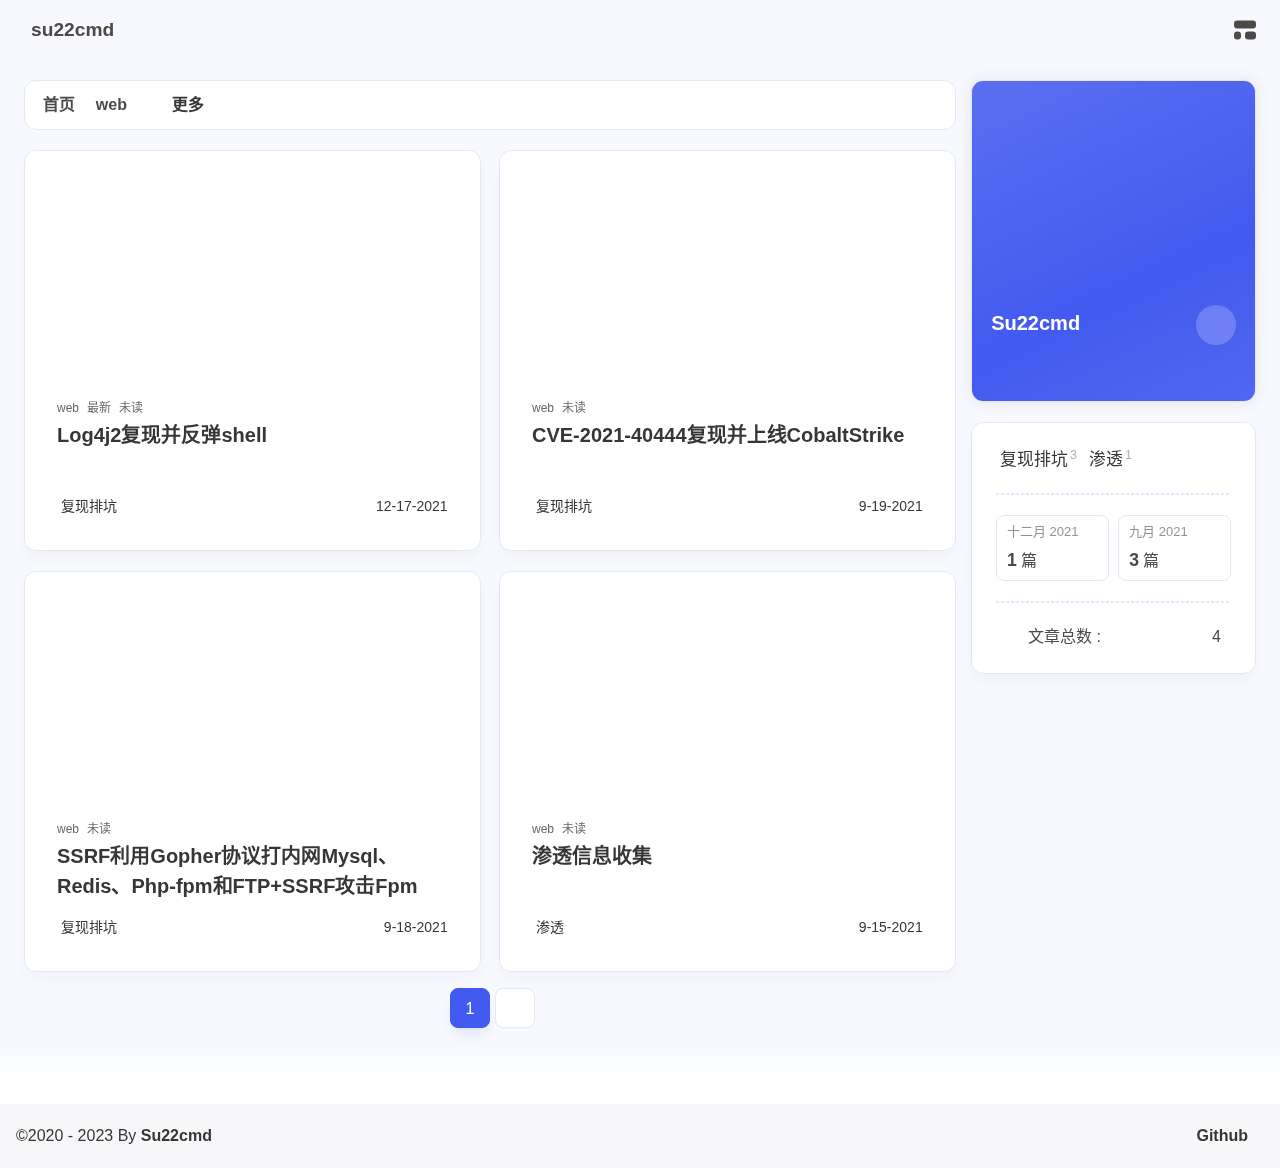
<file: index.html>
<!DOCTYPE html><html lang="zh-CN" data-theme="light"><head><meta charset="UTF-8"><meta http-equiv="X-UA-Compatible" content="IE=edge"><meta name="viewport" content="width=device-width, initial-scale=1.0, user-scalable=no"><title>su22cmd</title><meta name="author" content="Su22cmd"><meta name="copyright" content="Su22cmd"><meta name="format-detection" content="telephone=no"><meta name="theme-color" content="#f7f9fe"><meta name="mobile-web-app-capable" content="yes"><meta name="apple-touch-fullscreen" content="yes"><meta name="apple-mobile-web-app-title" content="su22cmd"><meta name="application-name" content="su22cmd"><meta name="apple-mobile-web-app-capable" content="yes"><meta name="apple-mobile-web-app-status-bar-style" content="#f7f9fe"><meta property="og:type" content="website"><meta property="og:title" content="su22cmd"><meta property="og:url" content="http://example.com/index.html"><meta property="og:site_name" content="su22cmd"><meta property="og:description"><meta property="og:locale" content="zh-CN"><meta property="og:image" content="http://example.com/img/touxiang2.jpg"><meta property="article:author" content="Su22cmd"><meta property="article:tag"><meta name="twitter:card" content="summary"><meta name="twitter:image" content="http://example.com/img/touxiang2.jpg"><meta name="description"><link rel="shortcut icon" href="/img/touxiang2.jpg"><link rel="canonical" href="http://example.com/"><link rel="preconnect" href="//cdn.cbd.int"/><meta name="google-site-verification" content="xxx"/><meta name="baidu-site-verification" content="code-xxx"/><meta name="msvalidate.01" content="xxx"/><link rel="stylesheet" href="/css/index.css"><link rel="stylesheet" href="https://cdn.cbd.int/node-snackbar@0.1.16/dist/snackbar.min.css" media="print" onload="this.media='all'"><link rel="stylesheet" href="https://cdn.cbd.int/@fancyapps/ui@5.0.28/dist/fancybox/fancybox.css" media="print" onload="this.media='all'"><script>const GLOBAL_CONFIG = {
  linkPageTop: undefined,
  peoplecanvas: {"enable":true,"img":"https://upload-bbs.miyoushe.com/upload/2023/09/03/125766904/ee23df8517f3c3e3efc4145658269c06_5714860933110284659.png"},
  postHeadAiDescription: {"enable":true,"gptName":"AnZhiYu","mode":"local","switchBtn":false,"btnLink":"https://afdian.net/item/886a79d4db6711eda42a52540025c377","randomNum":3,"basicWordCount":1000,"key":"xxxx","Referer":"https://xx.xx/"},
  diytitle: undefined,
  LA51: undefined,
  greetingBox: undefined,
  twikooEnvId: '',
  commentBarrageConfig:undefined,
  root: '/',
  preloader: {"source":1},
  friends_vue_info: undefined,
  navMusic: true,
  mainTone: undefined,
  authorStatus: undefined,
  algolia: undefined,
  localSearch: undefined,
  translate: {"defaultEncoding":2,"translateDelay":0,"msgToTraditionalChinese":"繁","msgToSimplifiedChinese":"简","rightMenuMsgToTraditionalChinese":"转为繁体","rightMenuMsgToSimplifiedChinese":"转为简体"},
  noticeOutdate: undefined,
  highlight: {"plugin":"highlight.js","highlightCopy":true,"highlightLang":true,"highlightHeightLimit":330},
  copy: {
    success: '复制成功',
    error: '复制错误',
    noSupport: '浏览器不支持'
  },
  relativeDate: {
    homepage: false,
    simplehomepage: true,
    post: false
  },
  runtime: '',
  date_suffix: {
    just: '刚刚',
    min: '分钟前',
    hour: '小时前',
    day: '天前',
    month: '个月前'
  },
  copyright: {"copy":true,"copyrightEbable":false,"limitCount":50,"languages":{"author":"作者: Su22cmd","link":"链接: ","source":"来源: su22cmd","info":"著作权归作者所有。商业转载请联系作者获得授权，非商业转载请注明出处。","copySuccess":"复制成功，复制和转载请标注本文地址"}},
  lightbox: 'fancybox',
  Snackbar: {"chs_to_cht":"你已切换为繁体","cht_to_chs":"你已切换为简体","day_to_night":"你已切换为深色模式","night_to_day":"你已切换为浅色模式","bgLight":"#425AEF","bgDark":"#1f1f1f","position":"top-center"},
  source: {
    justifiedGallery: {
      js: 'https://cdn.cbd.int/flickr-justified-gallery@2.1.2/dist/fjGallery.min.js',
      css: 'https://cdn.cbd.int/flickr-justified-gallery@2.1.2/dist/fjGallery.css'
    }
  },
  isPhotoFigcaption: false,
  islazyload: true,
  isAnchor: false,
  shortcutKey: undefined,
  autoDarkmode: true
}</script><script id="config-diff">var GLOBAL_CONFIG_SITE = {
  configTitle: 'su22cmd',
  title: 'su22cmd',
  postAI: '',
  pageFillDescription: '',
  isPost: false,
  isHome: true,
  isHighlightShrink: false,
  isToc: false,
  postUpdate: '2023-12-30 10:44:55',
  postMainColor: '',
}</script><noscript><style type="text/css">
  #nav {
    opacity: 1
  }
  .justified-gallery img {
    opacity: 1
  }

  #recent-posts time,
  #post-meta time {
    display: inline !important
  }
</style></noscript><script>(win=>{
      win.saveToLocal = {
        set: (key, value, ttl) => {
          if (ttl === 0) return
          const now = Date.now()
          const expiry = now + ttl * 86400000
          const item = {
            value,
            expiry
          }
          localStorage.setItem(key, JSON.stringify(item))
        },
      
        get: key => {
          const itemStr = localStorage.getItem(key)
      
          if (!itemStr) {
            return undefined
          }
          const item = JSON.parse(itemStr)
          const now = Date.now()
      
          if (now > item.expiry) {
            localStorage.removeItem(key)
            return undefined
          }
          return item.value
        }
      }
    
      win.getScript = (url, attr = {}) => new Promise((resolve, reject) => {
        const script = document.createElement('script')
        script.src = url
        script.async = true
        script.onerror = reject
        script.onload = script.onreadystatechange = function() {
          const loadState = this.readyState
          if (loadState && loadState !== 'loaded' && loadState !== 'complete') return
          script.onload = script.onreadystatechange = null
          resolve()
        }

        Object.keys(attr).forEach(key => {
          script.setAttribute(key, attr[key])
        })

        document.head.appendChild(script)
      })
    
      win.getCSS = (url, id = false) => new Promise((resolve, reject) => {
        const link = document.createElement('link')
        link.rel = 'stylesheet'
        link.href = url
        if (id) link.id = id
        link.onerror = reject
        link.onload = link.onreadystatechange = function() {
          const loadState = this.readyState
          if (loadState && loadState !== 'loaded' && loadState !== 'complete') return
          link.onload = link.onreadystatechange = null
          resolve()
        }
        document.head.appendChild(link)
      })
    
      win.activateDarkMode = () => {
        document.documentElement.setAttribute('data-theme', 'dark')
        if (document.querySelector('meta[name="theme-color"]') !== null) {
          document.querySelector('meta[name="theme-color"]').setAttribute('content', '#18171d')
        }
      }
      win.activateLightMode = () => {
        document.documentElement.setAttribute('data-theme', 'light')
        if (document.querySelector('meta[name="theme-color"]') !== null) {
          document.querySelector('meta[name="theme-color"]').setAttribute('content', '#f7f9fe')
        }
      }
      const t = saveToLocal.get('theme')
    
          const isDarkMode = window.matchMedia('(prefers-color-scheme: dark)').matches
          const isLightMode = window.matchMedia('(prefers-color-scheme: light)').matches
          const isNotSpecified = window.matchMedia('(prefers-color-scheme: no-preference)').matches
          const hasNoSupport = !isDarkMode && !isLightMode && !isNotSpecified

          if (t === undefined) {
            if (isLightMode) activateLightMode()
            else if (isDarkMode) activateDarkMode()
            else if (isNotSpecified || hasNoSupport) {
              const now = new Date()
              const hour = now.getHours()
              const isNight = hour <= 6 || hour >= 18
              isNight ? activateDarkMode() : activateLightMode()
            }
            window.matchMedia('(prefers-color-scheme: dark)').addListener(e => {
              if (saveToLocal.get('theme') === undefined) {
                e.matches ? activateDarkMode() : activateLightMode()
              }
            })
          } else if (t === 'light') activateLightMode()
          else activateDarkMode()
        
      const asideStatus = saveToLocal.get('aside-status')
      if (asideStatus !== undefined) {
        if (asideStatus === 'hide') {
          document.documentElement.classList.add('hide-aside')
        } else {
          document.documentElement.classList.remove('hide-aside')
        }
      }
    
      const detectApple = () => {
        if(/iPad|iPhone|iPod|Macintosh/.test(navigator.userAgent)){
          document.documentElement.classList.add('apple')
        }
      }
      detectApple()
    })(window)</script><meta name="generator" content="Hexo 7.0.0"></head><body data-type="anzhiyu"><div id="web_bg"></div><div id="an_music_bg"></div><div id="loading-box" onclick="document.getElementById(&quot;loading-box&quot;).classList.add(&quot;loaded&quot;)"><div class="loading-bg"><img class="loading-img nolazyload" alt="加载头像" src="/img/touxiang2.jpg"/><div class="loading-image-dot"></div></div></div><script>const preloader = {
  endLoading: () => {
    document.getElementById('loading-box').classList.add("loaded");
  },
  initLoading: () => {
    document.getElementById('loading-box').classList.remove("loaded")
  }
}
window.addEventListener('load',()=> { preloader.endLoading() })
setTimeout(function(){preloader.endLoading();},10000)

if (true) {
  document.addEventListener('pjax:send', () => { preloader.initLoading() })
  document.addEventListener('pjax:complete', () => { preloader.endLoading() })
}</script><div class="page" id="body-wrap"><header class="not-top-img" id="page-header"><nav id="nav"><div id="nav-group"><span id="blog_name"><a id="site-name" href="/" accesskey="h"><div class="title">su22cmd</div><i class="anzhiyufont anzhiyu-icon-house-chimney"></i></a></span><div class="mask-name-container"><div id="name-container"><a id="page-name" href="javascript:anzhiyu.scrollToDest(0, 500)">PAGE_NAME</a></div></div><div id="menus"></div><div id="nav-right"><div class="nav-button" id="randomPost_button"><a class="site-page" onclick="toRandomPost()" title="随机前往一个文章" href="javascript:void(0);"><i class="anzhiyufont anzhiyu-icon-dice"></i></a></div><input id="center-console" type="checkbox"/><label class="widget" for="center-console" title="中控台" onclick="anzhiyu.switchConsole();"><i class="left"></i><i class="widget center"></i><i class="widget right"></i></label><div id="console"><div class="console-card-group-reward"><ul class="reward-all console-card"><li class="reward-item"><a href="/null" target="_blank"><img class="post-qr-code-img" alt="微信" src= "[data-uri]" onerror="this.onerror=null,this.src=&quot;/img/404.jpg&quot;" data-lazy-src="/null"/></a><div class="post-qr-code-desc">微信</div></li><li class="reward-item"><a href="/null" target="_blank"><img class="post-qr-code-img" alt="支付宝" src= "[data-uri]" onerror="this.onerror=null,this.src=&quot;/img/404.jpg&quot;" data-lazy-src="/null"/></a><div class="post-qr-code-desc">支付宝</div></li></ul></div><div class="console-card-group"><div class="console-card-group-left"><div class="console-card" id="card-newest-comments"><div class="card-content"><div class="author-content-item-tips">互动</div><span class="author-content-item-title"> 最新评论</span></div><div class="aside-list"><span>正在加载中...</span></div></div></div><div class="console-card-group-right"><div class="console-card tags"><div class="card-content"><div class="author-content-item-tips">兴趣点</div><span class="author-content-item-title">寻找你感兴趣的领域</span><div class="card-tags"><div class="item-headline"></div><div class="card-tag-cloud"><a href="/tags/%E5%A4%8D%E7%8E%B0%E6%8E%92%E5%9D%91/" style="font-size: 1.05rem;">复现排坑<sup>3</sup></a><a href="/tags/%E6%B8%97%E9%80%8F/" style="font-size: 1.05rem;">渗透<sup>1</sup></a></div></div><hr/></div></div><div class="console-card history"><div class="item-headline"><i class="anzhiyufont anzhiyu-icon-box-archiv"></i><span>文章</span></div><div class="card-archives"><div class="item-headline"><i class="anzhiyufont anzhiyu-icon-archive"></i><span>归档</span></div><ul class="card-archive-list"><li class="card-archive-list-item"><a class="card-archive-list-link" href="/archives/2021/12/"><span class="card-archive-list-date">十二月 2021</span><div class="card-archive-list-count-group"><span class="card-archive-list-count">1</span><span>篇</span></div></a></li><li class="card-archive-list-item"><a class="card-archive-list-link" href="/archives/2021/09/"><span class="card-archive-list-date">九月 2021</span><div class="card-archive-list-count-group"><span class="card-archive-list-count">3</span><span>篇</span></div></a></li></ul></div><hr/></div></div></div><div class="button-group"><div class="console-btn-item"><a class="darkmode_switchbutton" title="显示模式切换" href="javascript:void(0);"><i class="anzhiyufont anzhiyu-icon-moon"></i></a></div><div class="console-btn-item" id="consoleHideAside" onclick="anzhiyu.hideAsideBtn()" title="边栏显示控制"><a class="asideSwitch"><i class="anzhiyufont anzhiyu-icon-arrows-left-right"></i></a></div><div class="console-btn-item" id="consoleMusic" onclick="anzhiyu.musicToggle()" title="音乐开关"><a class="music-switch"><i class="anzhiyufont anzhiyu-icon-music"></i></a></div></div><div class="console-mask" onclick="anzhiyu.hideConsole()" href="javascript:void(0);"></div></div><div class="nav-button" id="nav-totop"><a class="totopbtn" href="javascript:void(0);"><i class="anzhiyufont anzhiyu-icon-arrow-up"></i><span id="percent" onclick="anzhiyu.scrollToDest(0,500)">0</span></a></div><div id="toggle-menu"><a class="site-page" href="javascript:void(0);" title="切换"><i class="anzhiyufont anzhiyu-icon-bars"></i></a></div></div></div></nav></header><main id="blog-container"><div class="layout" id="content-inner"><div class="recent-posts" id="recent-posts"><div id="categoryBar"><div class="category-bar" id="category-bar"><div id="catalog-bar"><div id="catalog-list"><div class="catalog-list-item" id="首页"><a href="/">首页</a></div>
    <div class="catalog-list-item" id="/categories/web/">
      <a href="/categories/web/">
        web
      </a>
    </div>
    </div><div class="category-bar-next" id="category-bar-next" onclick="anzhiyu.scrollCategoryBarToRight()"><i class="anzhiyufont anzhiyu-icon-angle-double-right"></i></div><a class="catalog-more" href="/categories/">更多</a></div></div></div><div class="recent-post-item lastestpost-item" onclick="pjax.loadUrl('/2021/12/17/Log4j2%E5%A4%8D%E7%8E%B0%E5%B9%B6%E5%8F%8D%E5%BC%B9shell/')"><div class="post_cover left"><a href="/2021/12/17/Log4j2%E5%A4%8D%E7%8E%B0%E5%B9%B6%E5%8F%8D%E5%BC%B9shell/" title="Log4j2复现并反弹shell" style="display: flex;height: 100%;"><img class="post_bg" src= "[data-uri]" onerror="this.onerror=null,this.src=&quot;/img/404.jpg&quot;" data-lazy-src="/./images/Log4j2%E5%A4%8D%E7%8E%B0%E5%B9%B6%E5%8F%8D%E5%BC%B9shell/log4j2dnslog.JPG" onerror="this.onerror=null;this.src='/img/404.jpg'" alt="Log4j2复现并反弹shell" style="pointer-events: none"></a></div><div class="recent-post-info"><div class="recent-post-info-top"><div class="recent-post-info-top-tips"><div class="article-categories-original">web</div><span class="newPost">最新</span><a class="unvisited-post" href="/2021/12/17/Log4j2%E5%A4%8D%E7%8E%B0%E5%B9%B6%E5%8F%8D%E5%BC%B9shell/" title="Log4j2复现并反弹shell">未读</a></div><a class="article-title" href="/2021/12/17/Log4j2%E5%A4%8D%E7%8E%B0%E5%B9%B6%E5%8F%8D%E5%BC%B9shell/" title="Log4j2复现并反弹shell">Log4j2复现并反弹shell</a></div><div class="article-meta-wrap"><span class="post-meta-date"><i class="anzhiyufont anzhiyu-icon-calendar-days" style="font-size: 15px; display:none"></i><span class="article-meta-label">发表于</span><time datetime="2021-12-17T07:51:07.000Z" title="发表于 2021-12-17 15:51:07" time="2021-12-17 15:51:07">2021-12-17</time><time class="time_hidden" datetime="2021-12-19T00:35:43.444Z" title="更新于 2021-12-19 08:35:43" time="2021-12-19 08:35:43">2021-12-19</time></span><span class="article-meta tags"><a class="article-meta__tags" href="/tags/%E5%A4%8D%E7%8E%B0%E6%8E%92%E5%9D%91/" event.cancelbubble onclick="window.event.cancelBubble=true;"><span> <i class="anzhiyufont anzhiyu-icon-hashtag"></i>复现排坑</span></a></span></div><div class="content">用到的项目https://github.com/welk1n/JNDI-Injection-Exploit.git
用到JNDI-Injection-Exploit-1.0-SNAPSHOT-all.jar来生成payload，然后使用如下网址来加密反弹shell命令

加密网址：https://www.jackson-t.ca/runtime-exec-payloads.html反弹shell方法：https://www.freebuf.com/articles/system/178150.html

漏洞复现漏洞简介Apache Log4j2是一个基于Java的日志记录工具。由于Apache Log4j2某些功能存在递归解析功能，攻击者可直接构造恶意请求，触发远程代码执行漏洞。漏洞利用无需特殊配置，经阿里云安全团队验证，Apache Struts2、Apache Solr、Apache Druid、Apache Flink等均受影响。
漏洞适用版本为2.0 &lt;= Apache log4j2 &lt;= 2.14.1，只需检测Java应用是否引入 log4j-api , log ...</div></div></div><div class="recent-post-item" onclick="pjax.loadUrl('/2021/09/19/CVE-2021-40444%E5%A4%8D%E7%8E%B0%E5%B9%B6%E4%B8%8A%E7%BA%BFCobaltStrike/')"><div class="post_cover left"><a href="/2021/09/19/CVE-2021-40444%E5%A4%8D%E7%8E%B0%E5%B9%B6%E4%B8%8A%E7%BA%BFCobaltStrike/" title="CVE-2021-40444复现并上线CobaltStrike" style="display: flex;height: 100%;"><img class="post_bg" src= "[data-uri]" onerror="this.onerror=null,this.src=&quot;/img/404.jpg&quot;" data-lazy-src="/./images/CVE-2021-40444%E5%A4%8D%E7%8E%B0%E5%B9%B6%E4%B8%8A%E7%BA%BFCobaltStrike/1.jpg" onerror="this.onerror=null;this.src='/img/404.jpg'" alt="CVE-2021-40444复现并上线CobaltStrike" style="pointer-events: none"></a></div><div class="recent-post-info"><div class="recent-post-info-top"><div class="recent-post-info-top-tips"><div class="article-categories-original">web</div><a class="unvisited-post" href="/2021/09/19/CVE-2021-40444%E5%A4%8D%E7%8E%B0%E5%B9%B6%E4%B8%8A%E7%BA%BFCobaltStrike/" title="CVE-2021-40444复现并上线CobaltStrike">未读</a></div><a class="article-title" href="/2021/09/19/CVE-2021-40444%E5%A4%8D%E7%8E%B0%E5%B9%B6%E4%B8%8A%E7%BA%BFCobaltStrike/" title="CVE-2021-40444复现并上线CobaltStrike">CVE-2021-40444复现并上线CobaltStrike</a></div><div class="article-meta-wrap"><span class="post-meta-date"><i class="anzhiyufont anzhiyu-icon-calendar-days" style="font-size: 15px; display:none"></i><span class="article-meta-label">发表于</span><time datetime="2021-09-19T03:32:16.000Z" title="发表于 2021-09-19 11:32:16" time="2021-09-19 11:32:16">2021-09-19</time><time class="time_hidden" datetime="2021-09-19T13:15:46.568Z" title="更新于 2021-09-19 21:15:46" time="2021-09-19 21:15:46">2021-09-19</time></span><span class="article-meta tags"><a class="article-meta__tags" href="/tags/%E5%A4%8D%E7%8E%B0%E6%8E%92%E5%9D%91/" event.cancelbubble onclick="window.event.cancelBubble=true;"><span> <i class="anzhiyufont anzhiyu-icon-hashtag"></i>复现排坑</span></a></span></div><div class="content">用到的项目https://github.com/lockedbyte/CVE-2021-40444
利用此项目来生成Word以及起服务
漏洞复现复现环境Win10(x64)+Office 2019
复现排坑需要一个Windows10的镜像，因为我的Win10更新修补了这个漏洞，所以需要找个老版本的
这列我下载的win10镜像地址是：https://msdn.itellyou.cn/选择的版本是Windows 10 (Multiple Editions) (x64) - DVD (Chinese-Simplified)
即
安装后在此Win10上安装一个Office2019安装后顺便把Win10的安全中心都关了
下载Github的项目
1git clone https://github.com/lockedbyte/CVE-2021-40444.git

需要先安装一个lcab
Kali2021
1sudo apt-get install lcab

如果是Centos7，或者apt-get找不到lcab的
123456wget http://ftp.debian.org/debian/ ...</div></div></div><div class="recent-post-item" onclick="pjax.loadUrl('/2021/09/18/SSRF%E5%88%A9%E7%94%A8Gopher%E5%8D%8F%E8%AE%AE%E6%89%93%E5%86%85%E7%BD%91Mysql%E3%80%81Redis%E3%80%81Php-fpm%E5%92%8CFTP+SSRF%E6%94%BB%E5%87%BBFpm/')"><div class="post_cover left"><a href="/2021/09/18/SSRF%E5%88%A9%E7%94%A8Gopher%E5%8D%8F%E8%AE%AE%E6%89%93%E5%86%85%E7%BD%91Mysql%E3%80%81Redis%E3%80%81Php-fpm%E5%92%8CFTP+SSRF%E6%94%BB%E5%87%BBFpm/" title="SSRF利用Gopher协议打内网Mysql、Redis、Php-fpm和FTP+SSRF攻击Fpm" style="display: flex;height: 100%;"><img class="post_bg" src= "[data-uri]" onerror="this.onerror=null,this.src=&quot;/img/404.jpg&quot;" data-lazy-src="/./images/SSRF%E5%88%A9%E7%94%A8Gopher%E5%8D%8F%E8%AE%AE%E6%89%93%E5%86%85%E7%BD%91mysql%E3%80%81redis%E3%80%81php-fpm/1.jpg" onerror="this.onerror=null;this.src='/img/404.jpg'" alt="SSRF利用Gopher协议打内网Mysql、Redis、Php-fpm和FTP+SSRF攻击Fpm" style="pointer-events: none"></a></div><div class="recent-post-info"><div class="recent-post-info-top"><div class="recent-post-info-top-tips"><div class="article-categories-original">web</div><a class="unvisited-post" href="/2021/09/18/SSRF%E5%88%A9%E7%94%A8Gopher%E5%8D%8F%E8%AE%AE%E6%89%93%E5%86%85%E7%BD%91Mysql%E3%80%81Redis%E3%80%81Php-fpm%E5%92%8CFTP+SSRF%E6%94%BB%E5%87%BBFpm/" title="SSRF利用Gopher协议打内网Mysql、Redis、Php-fpm和FTP+SSRF攻击Fpm">未读</a></div><a class="article-title" href="/2021/09/18/SSRF%E5%88%A9%E7%94%A8Gopher%E5%8D%8F%E8%AE%AE%E6%89%93%E5%86%85%E7%BD%91Mysql%E3%80%81Redis%E3%80%81Php-fpm%E5%92%8CFTP+SSRF%E6%94%BB%E5%87%BBFpm/" title="SSRF利用Gopher协议打内网Mysql、Redis、Php-fpm和FTP+SSRF攻击Fpm">SSRF利用Gopher协议打内网Mysql、Redis、Php-fpm和FTP+SSRF攻击Fpm</a></div><div class="article-meta-wrap"><span class="post-meta-date"><i class="anzhiyufont anzhiyu-icon-calendar-days" style="font-size: 15px; display:none"></i><span class="article-meta-label">发表于</span><time datetime="2021-09-18T08:52:09.000Z" title="发表于 2021-09-18 16:52:09" time="2021-09-18 16:52:09">2021-09-18</time><time class="time_hidden" datetime="2021-09-19T13:15:58.406Z" title="更新于 2021-09-19 21:15:58" time="2021-09-19 21:15:58">2021-09-19</time></span><span class="article-meta tags"><a class="article-meta__tags" href="/tags/%E5%A4%8D%E7%8E%B0%E6%8E%92%E5%9D%91/" event.cancelbubble onclick="window.event.cancelBubble=true;"><span> <i class="anzhiyufont anzhiyu-icon-hashtag"></i>复现排坑</span></a></span></div><div class="content">用到的项目https://github.com/tarunkant/Gopherus
用来生成payload
打mysql复现环境Ubuntu16.04+mysql5.7+php7.0+apache2复现的时候出了很多问题，最开始用的是Ubuntu20.04，下载的数据库是mysql8.0.26的，但是在进行配置的时候报错以及在curl本地3306的mysql服务的时候却一直连接不上爆Got packets out of order的错误，网上查找资料有的说的是因为packets 超过了MySQL配置的值，还有一个是说The mysql service is not a web interface - you cannot connect using a browser. You will need to install a mysql client of some kind. 对mysqld.cnf配置了半天还是没有解决，于是直接去下载了一个Ubuntu16.04的，16.04在安装mysql的时候默认安装的还是以前的老版本5.7的。但是仍然需要排坑苦练😢
排坑首先得把secure ...</div></div></div><div class="recent-post-item" onclick="pjax.loadUrl('/2021/09/15/%E6%B8%97%E9%80%8F%E4%BF%A1%E6%81%AF%E6%94%B6%E9%9B%86/')"><div class="post_cover left"><a href="/2021/09/15/%E6%B8%97%E9%80%8F%E4%BF%A1%E6%81%AF%E6%94%B6%E9%9B%86/" title="渗透信息收集" style="display: flex;height: 100%;"><img class="post_bg" src= "[data-uri]" onerror="this.onerror=null,this.src=&quot;/img/404.jpg&quot;" data-lazy-src="/./images/%E6%B8%97%E9%80%8F%E4%BF%A1%E6%81%AF%E6%94%B6%E9%9B%86_images/1.jpg" onerror="this.onerror=null;this.src='/img/404.jpg'" alt="渗透信息收集" style="pointer-events: none"></a></div><div class="recent-post-info"><div class="recent-post-info-top"><div class="recent-post-info-top-tips"><div class="article-categories-original">web</div><a class="unvisited-post" href="/2021/09/15/%E6%B8%97%E9%80%8F%E4%BF%A1%E6%81%AF%E6%94%B6%E9%9B%86/" title="渗透信息收集">未读</a></div><a class="article-title" href="/2021/09/15/%E6%B8%97%E9%80%8F%E4%BF%A1%E6%81%AF%E6%94%B6%E9%9B%86/" title="渗透信息收集">渗透信息收集</a></div><div class="article-meta-wrap"><span class="post-meta-date"><i class="anzhiyufont anzhiyu-icon-calendar-days" style="font-size: 15px; display:none"></i><span class="article-meta-label">发表于</span><time datetime="2021-09-15T11:43:35.000Z" title="发表于 2021-09-15 19:43:35" time="2021-09-15 19:43:35">2021-09-15</time><time class="time_hidden" datetime="2021-09-18T08:29:44.778Z" title="更新于 2021-09-18 16:29:44" time="2021-09-18 16:29:44">2021-09-18</time></span><span class="article-meta tags"><a class="article-meta__tags" href="/tags/%E6%B8%97%E9%80%8F/" event.cancelbubble onclick="window.event.cancelBubble=true;"><span> <i class="anzhiyufont anzhiyu-icon-hashtag"></i>渗透</span></a></span></div><div class="content">域名信息收集whois
默认安装的kali中带有whois的客户端,如需查询某一域名的whois信息,可在终端中使用下述whois命令：
1root@kali:/home/toor/桌面# whois baidu.com

也可以通过一些在线的工具进行查询:

站长之家: http://whois.chinaz.com/
全球WHOIS查询:https://www.whois365.com/cn/
爱站:http://www.aizhan.com/
阿里云:https://whois.aliyun.com/whois/domain/
Whois站长之家查询：http://whois.chinaz.com/
阿里云中国万网查询：https://whois.aliyun.com/
Whois Lookup 查找目标网站所有者的信息：http://whois.domaintools.com/
Netcraft Site Report 显示目标网站上使用的技术：http://toolbar.netcraft.com/site_report?url=
Robtex DNS 查询显示关于目标网站的 ...</div></div></div><nav id="pagination"><div class="pagination"><span class="page-number current">1</span><div class="toPageGroup"><input id="toPageText" oninput="value=value.replace(/[^0-9]/g,'')" maxlength="3" onkeyup="this.value=this.value.replace(/[^u4e00-u9fa5w]/g,'')" aria-label="toPage"><a id="toPageButton" onclick="anzhiyu.toPage()"><i class="anzhiyufont anzhiyu-icon-angles-right" style="font-weight: inherit; font-size: 1rem;"></i></a></div></div></nav></div><div class="aside-content" id="aside-content"><div class="card-widget card-info"><div class="card-content"><div class="author-info-avatar"><img class="avatar-img" src= "[data-uri]" onerror="this.onerror=null,this.src=&quot;/img/404.jpg&quot;" data-lazy-src="/img/touxiang2.jpg" onerror="this.onerror=null;this.src='/img/friend_404.gif'" alt="avatar"/></div><div class="author-info__description"></div><div class="author-info__bottom-group"><a class="author-info__bottom-group-left" href="/"><h1 class="author-info__name">Su22cmd</h1><div class="author-info__desc"></div></a><div class="card-info-social-icons is-center"><a class="social-icon faa-parent animated-hover" href="https://github.com/su22cmd" target="_blank" title="Github"><i class="anzhiyufont anzhiyu-icon-github"></i></a></div></div></div></div><div class="sticky_layout"><div class="card-widget"><div class="card-tags"><div class="item-headline"></div><div class="card-tag-cloud"><a href="/tags/%E5%A4%8D%E7%8E%B0%E6%8E%92%E5%9D%91/" style="font-size: 1.05rem;">复现排坑<sup>3</sup></a><a href="/tags/%E6%B8%97%E9%80%8F/" style="font-size: 1.05rem;">渗透<sup>1</sup></a></div></div><hr/><div class="card-archives"><div class="item-headline"><i class="anzhiyufont anzhiyu-icon-archive"></i><span>归档</span></div><ul class="card-archive-list"><li class="card-archive-list-item"><a class="card-archive-list-link" href="/archives/2021/12/"><span class="card-archive-list-date">十二月 2021</span><div class="card-archive-list-count-group"><span class="card-archive-list-count">1</span><span>篇</span></div></a></li><li class="card-archive-list-item"><a class="card-archive-list-link" href="/archives/2021/09/"><span class="card-archive-list-date">九月 2021</span><div class="card-archive-list-count-group"><span class="card-archive-list-count">3</span><span>篇</span></div></a></li></ul></div><hr/><div class="card-webinfo"><div class="item-headline"><i class="anzhiyufont anzhiyu-icon-chart-line"></i><span>网站资讯</span></div><div class="webinfo"><div class="webinfo-item"><div class="webinfo-item-title"><i class="anzhiyufont anzhiyu-icon-file-lines"></i><div class="item-name">文章总数 :</div></div><div class="item-count">4</div></div></div></div></div></div></div></div></main><footer id="footer"><div id="footer-wrap"></div><div id="footer-bar"><div class="footer-bar-links"><div class="footer-bar-left"><div id="footer-bar-tips"><div class="copyright">&copy;2020 - 2023 By <a class="footer-bar-link" href="/" title="Su22cmd" target="_blank">Su22cmd</a></div></div><div id="footer-type-tips"></div></div><div class="footer-bar-right"><a class="footer-bar-link" target="_blank" rel="noopener" href="https://github.com/su22cmd" title="Github">Github</a></div></div></div></footer></div><div id="sidebar"><div id="menu-mask"></div><div id="sidebar-menus"><div class="sidebar-site-data site-data is-center"><a href="/archives/" title="archive"><div class="headline">文章</div><div class="length-num">4</div></a><a href="/tags/" title="tag"><div class="headline">标签</div><div class="length-num">2</div></a><a href="/categories/" title="category"><div class="headline">分类</div><div class="length-num">1</div></a></div><span class="sidebar-menu-item-title">功能</span><div class="sidebar-menu-item"><a class="darkmode_switchbutton menu-child" href="javascript:void(0);" title="显示模式"><i class="anzhiyufont anzhiyu-icon-circle-half-stroke"></i><span>显示模式</span></a></div><div class="back-menu-list-groups"><div class="back-menu-list-group"><div class="back-menu-list-title">网页</div><div class="back-menu-list"><a class="back-menu-item" target="_blank" rel="noopener" href="https://blog.anheyu.com/" title="博客"><img class="back-menu-item-icon" alt="博客"/><span class="back-menu-item-text">博客</span></a></div></div><div class="back-menu-list-group"><div class="back-menu-list-title">项目</div><div class="back-menu-list"><a class="back-menu-item" target="_blank" rel="noopener" href="https://image.anheyu.com/" title="安知鱼图床"><img class="back-menu-item-icon" src= "[data-uri]" onerror="this.onerror=null,this.src=&quot;/img/404.jpg&quot;" data-lazy-src="https://image.anheyu.com/favicon.ico" alt="安知鱼图床"/><span class="back-menu-item-text">安知鱼图床</span></a></div></div></div><span class="sidebar-menu-item-title">标签</span><div class="card-tags"><div class="item-headline"></div><div class="card-tag-cloud"><a href="/tags/%E5%A4%8D%E7%8E%B0%E6%8E%92%E5%9D%91/" style="font-size: 0.88rem;">复现排坑<sup>3</sup></a><a href="/tags/%E6%B8%97%E9%80%8F/" style="font-size: 0.88rem;">渗透<sup>1</sup></a></div></div><hr/></div></div><div id="rightside"><div id="rightside-config-hide"><button id="translateLink" type="button" title="简繁转换">繁</button><button id="darkmode" type="button" title="浅色和深色模式转换"><i class="anzhiyufont anzhiyu-icon-circle-half-stroke"></i></button><button id="hide-aside-btn" type="button" title="单栏和双栏切换"><i class="anzhiyufont anzhiyu-icon-arrows-left-right"></i></button></div><div id="rightside-config-show"><button id="rightside-config" type="button" title="设置"><i class="anzhiyufont anzhiyu-icon-gear"></i></button><button id="go-up" type="button" title="回到顶部"><i class="anzhiyufont anzhiyu-icon-arrow-up"></i></button></div></div><div id="nav-music"><a id="nav-music-hoverTips" onclick="anzhiyu.musicToggle()" accesskey="m">播放音乐</a><div id="console-music-bg"></div><meting-js id="8152976493" server="netease" type="playlist" mutex="true" preload="none" theme="var(--anzhiyu-main)" data-lrctype="0" order="random" volume="0.7"></meting-js></div><div id="rightMenu"><div class="rightMenu-group rightMenu-small"><div class="rightMenu-item" id="menu-backward"><i class="anzhiyufont anzhiyu-icon-arrow-left"></i></div><div class="rightMenu-item" id="menu-forward"><i class="anzhiyufont anzhiyu-icon-arrow-right"></i></div><div class="rightMenu-item" id="menu-refresh"><i class="anzhiyufont anzhiyu-icon-arrow-rotate-right" style="font-size: 1rem;"></i></div><div class="rightMenu-item" id="menu-top"><i class="anzhiyufont anzhiyu-icon-arrow-up"></i></div></div><div class="rightMenu-group rightMenu-line rightMenuPlugin"><div class="rightMenu-item" id="menu-copytext"><i class="anzhiyufont anzhiyu-icon-copy"></i><span>复制选中文本</span></div><div class="rightMenu-item" id="menu-pastetext"><i class="anzhiyufont anzhiyu-icon-paste"></i><span>粘贴文本</span></div><a class="rightMenu-item" id="menu-commenttext"><i class="anzhiyufont anzhiyu-icon-comment-medical"></i><span>引用到评论</span></a><div class="rightMenu-item" id="menu-newwindow"><i class="anzhiyufont anzhiyu-icon-window-restore"></i><span>新窗口打开</span></div><div class="rightMenu-item" id="menu-copylink"><i class="anzhiyufont anzhiyu-icon-link"></i><span>复制链接地址</span></div><div class="rightMenu-item" id="menu-copyimg"><i class="anzhiyufont anzhiyu-icon-images"></i><span>复制此图片</span></div><div class="rightMenu-item" id="menu-downloadimg"><i class="anzhiyufont anzhiyu-icon-download"></i><span>下载此图片</span></div><div class="rightMenu-item" id="menu-newwindowimg"><i class="anzhiyufont anzhiyu-icon-window-restore"></i><span>新窗口打开图片</span></div><div class="rightMenu-item" id="menu-search"><i class="anzhiyufont anzhiyu-icon-magnifying-glass"></i><span>站内搜索</span></div><div class="rightMenu-item" id="menu-searchBaidu"><i class="anzhiyufont anzhiyu-icon-magnifying-glass"></i><span>百度搜索</span></div><div class="rightMenu-item" id="menu-music-toggle"><i class="anzhiyufont anzhiyu-icon-play"></i><span>播放音乐</span></div><div class="rightMenu-item" id="menu-music-back"><i class="anzhiyufont anzhiyu-icon-backward"></i><span>切换到上一首</span></div><div class="rightMenu-item" id="menu-music-forward"><i class="anzhiyufont anzhiyu-icon-forward"></i><span>切换到下一首</span></div><div class="rightMenu-item" id="menu-music-playlist" onclick="window.open(&quot;https://y.qq.com/n/ryqq/playlist/3020653514&quot;, &quot;_blank&quot;);" style="display: none;"><i class="anzhiyufont anzhiyu-icon-radio"></i><span>查看所有歌曲</span></div><div class="rightMenu-item" id="menu-music-copyMusicName"><i class="anzhiyufont anzhiyu-icon-copy"></i><span>复制歌名</span></div></div><div class="rightMenu-group rightMenu-line rightMenuOther"><a class="rightMenu-item menu-link" id="menu-randomPost"><i class="anzhiyufont anzhiyu-icon-shuffle"></i><span>随便逛逛</span></a><a class="rightMenu-item menu-link" href="/categories/"><i class="anzhiyufont anzhiyu-icon-cube"></i><span>博客分类</span></a><a class="rightMenu-item menu-link" href="/tags/"><i class="anzhiyufont anzhiyu-icon-tags"></i><span>文章标签</span></a></div><div class="rightMenu-group rightMenu-line rightMenuOther"><a class="rightMenu-item" id="menu-copy" href="javascript:void(0);"><i class="anzhiyufont anzhiyu-icon-copy"></i><span>复制地址</span></a><a class="rightMenu-item" id="menu-commentBarrage" href="javascript:void(0);"><i class="anzhiyufont anzhiyu-icon-message"></i><span class="menu-commentBarrage-text">关闭热评</span></a><a class="rightMenu-item" id="menu-darkmode" href="javascript:void(0);"><i class="anzhiyufont anzhiyu-icon-circle-half-stroke"></i><span class="menu-darkmode-text">深色模式</span></a><a class="rightMenu-item" id="menu-translate" href="javascript:void(0);"><i class="anzhiyufont anzhiyu-icon-language"></i><span>轉為繁體</span></a></div></div><div id="rightmenu-mask"></div><div><script src="/js/utils.js"></script><script src="/js/main.js"></script><script src="/js/tw_cn.js"></script><script src="https://cdn.cbd.int/@fancyapps/ui@5.0.28/dist/fancybox/fancybox.umd.js"></script><script src="https://cdn.cbd.int/instant.page@5.2.0/instantpage.js" type="module"></script><script src="https://cdn.cbd.int/vanilla-lazyload@17.8.5/dist/lazyload.iife.min.js"></script><script src="https://cdn.cbd.int/node-snackbar@0.1.16/dist/snackbar.min.js"></script><canvas id="universe"></canvas><script async src="https://npm.elemecdn.com/anzhiyu-theme-static@1.0.0/dark/dark.js"></script><script>// 消除控制台打印
var HoldLog = console.log;
console.log = function () {};
let now1 = new Date();
queueMicrotask(() => {
  const Log = function () {
    HoldLog.apply(console, arguments);
  }; //在恢复前输出日志
  const grt = new Date("04/01/2021 00:00:00"); //此处修改你的建站时间或者网站上线时间
  now1.setTime(now1.getTime() + 250);
  const days = (now1 - grt) / 1000 / 60 / 60 / 24;
  const dnum = Math.floor(days);
  const ascll = [
    `欢迎使用安知鱼!`,
    `生活明朗, 万物可爱`,
    `
        
       █████╗ ███╗   ██╗███████╗██╗  ██╗██╗██╗   ██╗██╗   ██╗
      ██╔══██╗████╗  ██║╚══███╔╝██║  ██║██║╚██╗ ██╔╝██║   ██║
      ███████║██╔██╗ ██║  ███╔╝ ███████║██║ ╚████╔╝ ██║   ██║
      ██╔══██║██║╚██╗██║ ███╔╝  ██╔══██║██║  ╚██╔╝  ██║   ██║
      ██║  ██║██║ ╚████║███████╗██║  ██║██║   ██║   ╚██████╔╝
      ╚═╝  ╚═╝╚═╝  ╚═══╝╚══════╝╚═╝  ╚═╝╚═╝   ╚═╝    ╚═════╝
        
        `,
    "已上线",
    dnum,
    "天",
    "©2020 By 安知鱼 V1.6.12",
  ];
  const ascll2 = [`NCC2-036`, `调用前置摄像头拍照成功，识别为【小笨蛋】.`, `Photo captured: `, `🤪`];

  setTimeout(
    Log.bind(
      console,
      `\n%c${ascll[0]} %c ${ascll[1]} %c ${ascll[2]} %c${ascll[3]}%c ${ascll[4]}%c ${ascll[5]}\n\n%c ${ascll[6]}\n`,
      "color:#425AEF",
      "",
      "color:#425AEF",
      "color:#425AEF",
      "",
      "color:#425AEF",
      ""
    )
  );
  setTimeout(
    Log.bind(
      console,
      `%c ${ascll2[0]} %c ${ascll2[1]} %c \n${ascll2[2]} %c\n${ascll2[3]}\n`,
      "color:white; background-color:#4fd953",
      "",
      "",
      'background:url("https://npm.elemecdn.com/anzhiyu-blog@1.1.6/img/post/common/tinggge.gif") no-repeat;font-size:450%'
    )
  );

  setTimeout(Log.bind(console, "%c WELCOME %c 你好，小笨蛋.", "color:white; background-color:#4f90d9", ""));

  setTimeout(
    console.warn.bind(
      console,
      "%c ⚡ Powered by 安知鱼 %c 你正在访问 Su22cmd 的博客.",
      "color:white; background-color:#f0ad4e",
      ""
    )
  );

  setTimeout(Log.bind(console, "%c W23-12 %c 你已打开控制台.", "color:white; background-color:#4f90d9", ""));

  setTimeout(
    console.warn.bind(console, "%c S013-782 %c 你现在正处于监控中.", "color:white; background-color:#d9534f", "")
  );
});</script><script async src="/anzhiyu/random.js"></script><div class="js-pjax"><script>if (typeof gsap === "object") {
  getScript("/js/anzhiyu/people.js", {defer:true})
} else {
  getScript("https://cdn.cbd.int/anzhiyu-theme-static@1.0.0/gsap/gsap.min.js").then(()=>{
    getScript("/js/anzhiyu/people.js", {defer:true})
  });
}</script><input type="hidden" name="page-type" id="page-type" value="anzhiyu"></div><script>var visitorMail = "";
</script><script async data-pjax src="https://cdn.cbd.int/anzhiyu-theme-static@1.0.0/waterfall/waterfall.js"></script><script src="https://lf3-cdn-tos.bytecdntp.com/cdn/expire-1-M/qrcodejs/1.0.0/qrcode.min.js"></script><script src="/js/anzhiyu/right_click_menu.js"></script><link rel="stylesheet" href="https://cdn.cbd.int/anzhiyu-theme-static@1.1.9/icon/ali_iconfont_css.css"><link rel="stylesheet" href="https://cdn.cbd.int/anzhiyu-theme-static@1.0.0/aplayer/APlayer.min.css" media="print" onload="this.media='all'"><script src="https://cdn.cbd.int/anzhiyu-blog-static@1.0.1/js/APlayer.min.js"></script><script src="https://cdn.cbd.int/hexo-anzhiyu-music@1.0.1/assets/js/Meting2.min.js"></script><script src="https://cdn.cbd.int/pjax@0.2.8/pjax.min.js"></script><script>let pjaxSelectors = ["head > title","#config-diff","#body-wrap","#rightside-config-hide","#rightside-config-show",".js-pjax"]
var pjax = new Pjax({
  elements: 'a:not([target="_blank"])',
  selectors: pjaxSelectors,
  cacheBust: false,
  analytics: false,
  scrollRestoration: false
})

document.addEventListener('pjax:send', function () {
  // removeEventListener scroll 
  anzhiyu.removeGlobalFnEvent('pjax')
  anzhiyu.removeGlobalFnEvent('themeChange')

  document.getElementById('rightside').classList.remove('rightside-show')
  
  if (window.aplayers) {
    for (let i = 0; i < window.aplayers.length; i++) {
      if (!window.aplayers[i].options.fixed) {
        window.aplayers[i].destroy()
      }
    }
  }

  typeof typed === 'object' && typed.destroy()

  //reset readmode
  const $bodyClassList = document.body.classList
  $bodyClassList.contains('read-mode') && $bodyClassList.remove('read-mode')
})

document.addEventListener('pjax:complete', function () {
  window.refreshFn()

  document.querySelectorAll('script[data-pjax]').forEach(item => {
    const newScript = document.createElement('script')
    const content = item.text || item.textContent || item.innerHTML || ""
    Array.from(item.attributes).forEach(attr => newScript.setAttribute(attr.name, attr.value))
    newScript.appendChild(document.createTextNode(content))
    item.parentNode.replaceChild(newScript, item)
  })

  GLOBAL_CONFIG.islazyload && window.lazyLoadInstance.update()

  typeof panguInit === 'function' && panguInit()

  // google analytics
  typeof gtag === 'function' && gtag('config', '', {'page_path': window.location.pathname});

  // baidu analytics
  typeof _hmt === 'object' && _hmt.push(['_trackPageview',window.location.pathname]);

  typeof loadMeting === 'function' && document.getElementsByClassName('aplayer').length && loadMeting()

  // prismjs
  typeof Prism === 'object' && Prism.highlightAll()
})

document.addEventListener('pjax:error', e => {
  if (e.request.status === 404) {
    pjax.loadUrl('/404.html')
  }
})</script><script charset="UTF-8" src="https://cdn.cbd.int/anzhiyu-theme-static@1.1.5/accesskey/accesskey.js"></script></div><div id="popup-window"><div class="popup-window-title">通知</div><div class="popup-window-divider"></div><div class="popup-window-content"><div class="popup-tip">你好呀</div><div class="popup-link"><i class="anzhiyufont anzhiyu-icon-arrow-circle-right"></i></div></div></div></body></html>
</file>
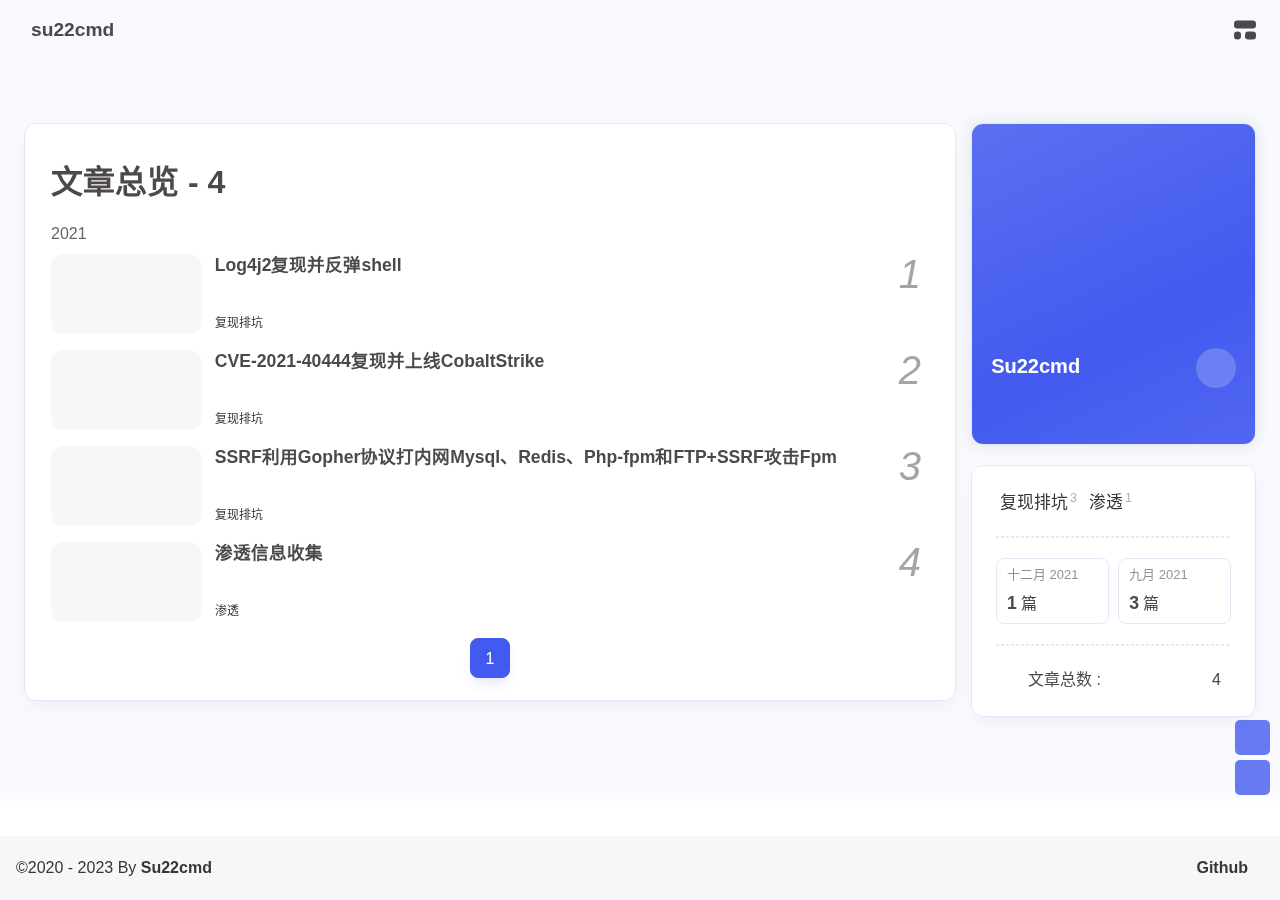
<file: archives/index.html>
<!DOCTYPE html><html lang="zh-CN" data-theme="light"><head><meta charset="UTF-8"><meta http-equiv="X-UA-Compatible" content="IE=edge"><meta name="viewport" content="width=device-width, initial-scale=1.0, user-scalable=no"><title>归档 | su22cmd</title><meta name="author" content="Su22cmd"><meta name="copyright" content="Su22cmd"><meta name="format-detection" content="telephone=no"><meta name="theme-color" content="#f7f9fe"><meta name="mobile-web-app-capable" content="yes"><meta name="apple-touch-fullscreen" content="yes"><meta name="apple-mobile-web-app-title" content="归档"><meta name="application-name" content="归档"><meta name="apple-mobile-web-app-capable" content="yes"><meta name="apple-mobile-web-app-status-bar-style" content="#f7f9fe"><meta property="og:type" content="website"><meta property="og:title" content="归档"><meta property="og:url" content="http://example.com/archives/index.html"><meta property="og:site_name" content="su22cmd"><meta property="og:description" content="归档"><meta property="og:locale" content="zh-CN"><meta property="og:image" content="http://example.com/img/touxiang2.jpg"><meta property="article:author" content="Su22cmd"><meta property="article:tag"><meta name="twitter:card" content="summary"><meta name="twitter:image" content="http://example.com/img/touxiang2.jpg"><meta name="description" content="归档"><link rel="shortcut icon" href="/img/touxiang2.jpg"><link rel="canonical" href="http://example.com/archives/"><link rel="preconnect" href="//cdn.cbd.int"/><meta name="google-site-verification" content="xxx"/><meta name="baidu-site-verification" content="code-xxx"/><meta name="msvalidate.01" content="xxx"/><link rel="stylesheet" href="/css/index.css"><link rel="stylesheet" href="https://cdn.cbd.int/node-snackbar@0.1.16/dist/snackbar.min.css" media="print" onload="this.media='all'"><link rel="stylesheet" href="https://cdn.cbd.int/@fancyapps/ui@5.0.28/dist/fancybox/fancybox.css" media="print" onload="this.media='all'"><script>const GLOBAL_CONFIG = {
  linkPageTop: undefined,
  peoplecanvas: {"enable":true,"img":"https://upload-bbs.miyoushe.com/upload/2023/09/03/125766904/ee23df8517f3c3e3efc4145658269c06_5714860933110284659.png"},
  postHeadAiDescription: {"enable":true,"gptName":"AnZhiYu","mode":"local","switchBtn":false,"btnLink":"https://afdian.net/item/886a79d4db6711eda42a52540025c377","randomNum":3,"basicWordCount":1000,"key":"xxxx","Referer":"https://xx.xx/"},
  diytitle: undefined,
  LA51: undefined,
  greetingBox: undefined,
  twikooEnvId: '',
  commentBarrageConfig:undefined,
  root: '/',
  preloader: {"source":1},
  friends_vue_info: undefined,
  navMusic: true,
  mainTone: undefined,
  authorStatus: undefined,
  algolia: undefined,
  localSearch: undefined,
  translate: {"defaultEncoding":2,"translateDelay":0,"msgToTraditionalChinese":"繁","msgToSimplifiedChinese":"简","rightMenuMsgToTraditionalChinese":"转为繁体","rightMenuMsgToSimplifiedChinese":"转为简体"},
  noticeOutdate: undefined,
  highlight: {"plugin":"highlight.js","highlightCopy":true,"highlightLang":true,"highlightHeightLimit":330},
  copy: {
    success: '复制成功',
    error: '复制错误',
    noSupport: '浏览器不支持'
  },
  relativeDate: {
    homepage: false,
    simplehomepage: true,
    post: false
  },
  runtime: '',
  date_suffix: {
    just: '刚刚',
    min: '分钟前',
    hour: '小时前',
    day: '天前',
    month: '个月前'
  },
  copyright: {"copy":true,"copyrightEbable":false,"limitCount":50,"languages":{"author":"作者: Su22cmd","link":"链接: ","source":"来源: su22cmd","info":"著作权归作者所有。商业转载请联系作者获得授权，非商业转载请注明出处。","copySuccess":"复制成功，复制和转载请标注本文地址"}},
  lightbox: 'fancybox',
  Snackbar: {"chs_to_cht":"你已切换为繁体","cht_to_chs":"你已切换为简体","day_to_night":"你已切换为深色模式","night_to_day":"你已切换为浅色模式","bgLight":"#425AEF","bgDark":"#1f1f1f","position":"top-center"},
  source: {
    justifiedGallery: {
      js: 'https://cdn.cbd.int/flickr-justified-gallery@2.1.2/dist/fjGallery.min.js',
      css: 'https://cdn.cbd.int/flickr-justified-gallery@2.1.2/dist/fjGallery.css'
    }
  },
  isPhotoFigcaption: false,
  islazyload: true,
  isAnchor: false,
  shortcutKey: undefined,
  autoDarkmode: true
}</script><script id="config-diff">var GLOBAL_CONFIG_SITE = {
  configTitle: 'su22cmd',
  title: '归档',
  postAI: '',
  pageFillDescription: '归档',
  isPost: false,
  isHome: false,
  isHighlightShrink: false,
  isToc: false,
  postUpdate: '2023-12-30 10:44:55',
  postMainColor: '',
}</script><noscript><style type="text/css">
  #nav {
    opacity: 1
  }
  .justified-gallery img {
    opacity: 1
  }

  #recent-posts time,
  #post-meta time {
    display: inline !important
  }
</style></noscript><script>(win=>{
      win.saveToLocal = {
        set: (key, value, ttl) => {
          if (ttl === 0) return
          const now = Date.now()
          const expiry = now + ttl * 86400000
          const item = {
            value,
            expiry
          }
          localStorage.setItem(key, JSON.stringify(item))
        },
      
        get: key => {
          const itemStr = localStorage.getItem(key)
      
          if (!itemStr) {
            return undefined
          }
          const item = JSON.parse(itemStr)
          const now = Date.now()
      
          if (now > item.expiry) {
            localStorage.removeItem(key)
            return undefined
          }
          return item.value
        }
      }
    
      win.getScript = (url, attr = {}) => new Promise((resolve, reject) => {
        const script = document.createElement('script')
        script.src = url
        script.async = true
        script.onerror = reject
        script.onload = script.onreadystatechange = function() {
          const loadState = this.readyState
          if (loadState && loadState !== 'loaded' && loadState !== 'complete') return
          script.onload = script.onreadystatechange = null
          resolve()
        }

        Object.keys(attr).forEach(key => {
          script.setAttribute(key, attr[key])
        })

        document.head.appendChild(script)
      })
    
      win.getCSS = (url, id = false) => new Promise((resolve, reject) => {
        const link = document.createElement('link')
        link.rel = 'stylesheet'
        link.href = url
        if (id) link.id = id
        link.onerror = reject
        link.onload = link.onreadystatechange = function() {
          const loadState = this.readyState
          if (loadState && loadState !== 'loaded' && loadState !== 'complete') return
          link.onload = link.onreadystatechange = null
          resolve()
        }
        document.head.appendChild(link)
      })
    
      win.activateDarkMode = () => {
        document.documentElement.setAttribute('data-theme', 'dark')
        if (document.querySelector('meta[name="theme-color"]') !== null) {
          document.querySelector('meta[name="theme-color"]').setAttribute('content', '#18171d')
        }
      }
      win.activateLightMode = () => {
        document.documentElement.setAttribute('data-theme', 'light')
        if (document.querySelector('meta[name="theme-color"]') !== null) {
          document.querySelector('meta[name="theme-color"]').setAttribute('content', '#f7f9fe')
        }
      }
      const t = saveToLocal.get('theme')
    
          const isDarkMode = window.matchMedia('(prefers-color-scheme: dark)').matches
          const isLightMode = window.matchMedia('(prefers-color-scheme: light)').matches
          const isNotSpecified = window.matchMedia('(prefers-color-scheme: no-preference)').matches
          const hasNoSupport = !isDarkMode && !isLightMode && !isNotSpecified

          if (t === undefined) {
            if (isLightMode) activateLightMode()
            else if (isDarkMode) activateDarkMode()
            else if (isNotSpecified || hasNoSupport) {
              const now = new Date()
              const hour = now.getHours()
              const isNight = hour <= 6 || hour >= 18
              isNight ? activateDarkMode() : activateLightMode()
            }
            window.matchMedia('(prefers-color-scheme: dark)').addListener(e => {
              if (saveToLocal.get('theme') === undefined) {
                e.matches ? activateDarkMode() : activateLightMode()
              }
            })
          } else if (t === 'light') activateLightMode()
          else activateDarkMode()
        
      const asideStatus = saveToLocal.get('aside-status')
      if (asideStatus !== undefined) {
        if (asideStatus === 'hide') {
          document.documentElement.classList.add('hide-aside')
        } else {
          document.documentElement.classList.remove('hide-aside')
        }
      }
    
      const detectApple = () => {
        if(/iPad|iPhone|iPod|Macintosh/.test(navigator.userAgent)){
          document.documentElement.classList.add('apple')
        }
      }
      detectApple()
    })(window)</script><meta name="generator" content="Hexo 7.0.0"></head><body data-type="anzhiyu"><div id="web_bg"></div><div id="an_music_bg"></div><div id="loading-box" onclick="document.getElementById(&quot;loading-box&quot;).classList.add(&quot;loaded&quot;)"><div class="loading-bg"><img class="loading-img nolazyload" alt="加载头像" src="/img/touxiang2.jpg"/><div class="loading-image-dot"></div></div></div><script>const preloader = {
  endLoading: () => {
    document.getElementById('loading-box').classList.add("loaded");
  },
  initLoading: () => {
    document.getElementById('loading-box').classList.remove("loaded")
  }
}
window.addEventListener('load',()=> { preloader.endLoading() })
setTimeout(function(){preloader.endLoading();},10000)

if (true) {
  document.addEventListener('pjax:send', () => { preloader.initLoading() })
  document.addEventListener('pjax:complete', () => { preloader.endLoading() })
}</script><div class="page" id="body-wrap"><header class="not-top-img" id="page-header"><nav id="nav"><div id="nav-group"><span id="blog_name"><a id="site-name" href="/" accesskey="h"><div class="title">su22cmd</div><i class="anzhiyufont anzhiyu-icon-house-chimney"></i></a></span><div class="mask-name-container"><div id="name-container"><a id="page-name" href="javascript:anzhiyu.scrollToDest(0, 500)">PAGE_NAME</a></div></div><div id="menus"></div><div id="nav-right"><div class="nav-button" id="randomPost_button"><a class="site-page" onclick="toRandomPost()" title="随机前往一个文章" href="javascript:void(0);"><i class="anzhiyufont anzhiyu-icon-dice"></i></a></div><input id="center-console" type="checkbox"/><label class="widget" for="center-console" title="中控台" onclick="anzhiyu.switchConsole();"><i class="left"></i><i class="widget center"></i><i class="widget right"></i></label><div id="console"><div class="console-card-group-reward"><ul class="reward-all console-card"><li class="reward-item"><a href="/null" target="_blank"><img class="post-qr-code-img" alt="微信" src= "[data-uri]" onerror="this.onerror=null,this.src=&quot;/img/404.jpg&quot;" data-lazy-src="/null"/></a><div class="post-qr-code-desc">微信</div></li><li class="reward-item"><a href="/null" target="_blank"><img class="post-qr-code-img" alt="支付宝" src= "[data-uri]" onerror="this.onerror=null,this.src=&quot;/img/404.jpg&quot;" data-lazy-src="/null"/></a><div class="post-qr-code-desc">支付宝</div></li></ul></div><div class="console-card-group"><div class="console-card-group-left"><div class="console-card" id="card-newest-comments"><div class="card-content"><div class="author-content-item-tips">互动</div><span class="author-content-item-title"> 最新评论</span></div><div class="aside-list"><span>正在加载中...</span></div></div></div><div class="console-card-group-right"><div class="console-card tags"><div class="card-content"><div class="author-content-item-tips">兴趣点</div><span class="author-content-item-title">寻找你感兴趣的领域</span><div class="card-tags"><div class="item-headline"></div><div class="card-tag-cloud"><a href="/tags/%E5%A4%8D%E7%8E%B0%E6%8E%92%E5%9D%91/" style="font-size: 1.05rem;">复现排坑<sup>3</sup></a><a href="/tags/%E6%B8%97%E9%80%8F/" style="font-size: 1.05rem;">渗透<sup>1</sup></a></div></div><hr/></div></div><div class="console-card history"><div class="item-headline"><i class="anzhiyufont anzhiyu-icon-box-archiv"></i><span>文章</span></div><div class="card-archives"><div class="item-headline"><i class="anzhiyufont anzhiyu-icon-archive"></i><span>归档</span></div><ul class="card-archive-list"><li class="card-archive-list-item"><a class="card-archive-list-link" href="/archives/2021/12/"><span class="card-archive-list-date">十二月 2021</span><div class="card-archive-list-count-group"><span class="card-archive-list-count">1</span><span>篇</span></div></a></li><li class="card-archive-list-item"><a class="card-archive-list-link" href="/archives/2021/09/"><span class="card-archive-list-date">九月 2021</span><div class="card-archive-list-count-group"><span class="card-archive-list-count">3</span><span>篇</span></div></a></li></ul></div><hr/></div></div></div><div class="button-group"><div class="console-btn-item"><a class="darkmode_switchbutton" title="显示模式切换" href="javascript:void(0);"><i class="anzhiyufont anzhiyu-icon-moon"></i></a></div><div class="console-btn-item" id="consoleHideAside" onclick="anzhiyu.hideAsideBtn()" title="边栏显示控制"><a class="asideSwitch"><i class="anzhiyufont anzhiyu-icon-arrows-left-right"></i></a></div><div class="console-btn-item" id="consoleMusic" onclick="anzhiyu.musicToggle()" title="音乐开关"><a class="music-switch"><i class="anzhiyufont anzhiyu-icon-music"></i></a></div></div><div class="console-mask" onclick="anzhiyu.hideConsole()" href="javascript:void(0);"></div></div><div class="nav-button" id="nav-totop"><a class="totopbtn" href="javascript:void(0);"><i class="anzhiyufont anzhiyu-icon-arrow-up"></i><span id="percent" onclick="anzhiyu.scrollToDest(0,500)">0</span></a></div><div id="toggle-menu"><a class="site-page" href="javascript:void(0);" title="切换"><i class="anzhiyufont anzhiyu-icon-bars"></i></a></div></div></div></nav></header><main id="blog-container"><div class="layout" id="content-inner"><div id="archive"><div class="article-sort-title">文章总览 - 4</div><div class="article-sort"><div class="article-sort-item year"><span>2021</span></div><div class="article-sort-item"><a class="article-sort-item-img" href="/2021/12/17/Log4j2%E5%A4%8D%E7%8E%B0%E5%B9%B6%E5%8F%8D%E5%BC%B9shell/" title="Log4j2复现并反弹shell"><img src= "[data-uri]" onerror="this.onerror=null,this.src=&quot;/img/404.jpg&quot;" data-lazy-src="/./images/Log4j2%E5%A4%8D%E7%8E%B0%E5%B9%B6%E5%8F%8D%E5%BC%B9shell/log4j2dnslog.JPG" alt="Log4j2复现并反弹shell" onerror="this.onerror=null;this.src='/img/404.jpg'"></a><div class="article-sort-item-info"><a class="article-sort-item-title" href="/2021/12/17/Log4j2%E5%A4%8D%E7%8E%B0%E5%B9%B6%E5%8F%8D%E5%BC%B9shell/" title="Log4j2复现并反弹shell">Log4j2复现并反弹shell</a><span class="article-sort-item-index">1</span><div class="article-meta-wrap"><span class="article-sort-item-tags"><a class="article-meta__tags" href="/tags/%E5%A4%8D%E7%8E%B0%E6%8E%92%E5%9D%91/" tabindex="-1"> <span> <i class="anzhiyufont anzhiyu-icon-hashtag"></i>复现排坑</span></a></span><div class="article-sort-item-time"><i class="anzhiyufont anzhiyu-icon-calendar-alt"></i><time class="post-meta-date-created" datetime="2021-12-17T07:51:07.000Z" title="发表于 2021-12-17 15:51:07">2021-12-17</time></div></div></div></div><div class="article-sort-item"><a class="article-sort-item-img" href="/2021/09/19/CVE-2021-40444%E5%A4%8D%E7%8E%B0%E5%B9%B6%E4%B8%8A%E7%BA%BFCobaltStrike/" title="CVE-2021-40444复现并上线CobaltStrike"><img src= "[data-uri]" onerror="this.onerror=null,this.src=&quot;/img/404.jpg&quot;" data-lazy-src="/./images/CVE-2021-40444%E5%A4%8D%E7%8E%B0%E5%B9%B6%E4%B8%8A%E7%BA%BFCobaltStrike/1.jpg" alt="CVE-2021-40444复现并上线CobaltStrike" onerror="this.onerror=null;this.src='/img/404.jpg'"></a><div class="article-sort-item-info"><a class="article-sort-item-title" href="/2021/09/19/CVE-2021-40444%E5%A4%8D%E7%8E%B0%E5%B9%B6%E4%B8%8A%E7%BA%BFCobaltStrike/" title="CVE-2021-40444复现并上线CobaltStrike">CVE-2021-40444复现并上线CobaltStrike</a><span class="article-sort-item-index">2</span><div class="article-meta-wrap"><span class="article-sort-item-tags"><a class="article-meta__tags" href="/tags/%E5%A4%8D%E7%8E%B0%E6%8E%92%E5%9D%91/" tabindex="-1"> <span> <i class="anzhiyufont anzhiyu-icon-hashtag"></i>复现排坑</span></a></span><div class="article-sort-item-time"><i class="anzhiyufont anzhiyu-icon-calendar-alt"></i><time class="post-meta-date-created" datetime="2021-09-19T03:32:16.000Z" title="发表于 2021-09-19 11:32:16">2021-09-19</time></div></div></div></div><div class="article-sort-item"><a class="article-sort-item-img" href="/2021/09/18/SSRF%E5%88%A9%E7%94%A8Gopher%E5%8D%8F%E8%AE%AE%E6%89%93%E5%86%85%E7%BD%91Mysql%E3%80%81Redis%E3%80%81Php-fpm%E5%92%8CFTP+SSRF%E6%94%BB%E5%87%BBFpm/" title="SSRF利用Gopher协议打内网Mysql、Redis、Php-fpm和FTP+SSRF攻击Fpm"><img src= "[data-uri]" onerror="this.onerror=null,this.src=&quot;/img/404.jpg&quot;" data-lazy-src="/./images/SSRF%E5%88%A9%E7%94%A8Gopher%E5%8D%8F%E8%AE%AE%E6%89%93%E5%86%85%E7%BD%91mysql%E3%80%81redis%E3%80%81php-fpm/1.jpg" alt="SSRF利用Gopher协议打内网Mysql、Redis、Php-fpm和FTP+SSRF攻击Fpm" onerror="this.onerror=null;this.src='/img/404.jpg'"></a><div class="article-sort-item-info"><a class="article-sort-item-title" href="/2021/09/18/SSRF%E5%88%A9%E7%94%A8Gopher%E5%8D%8F%E8%AE%AE%E6%89%93%E5%86%85%E7%BD%91Mysql%E3%80%81Redis%E3%80%81Php-fpm%E5%92%8CFTP+SSRF%E6%94%BB%E5%87%BBFpm/" title="SSRF利用Gopher协议打内网Mysql、Redis、Php-fpm和FTP+SSRF攻击Fpm">SSRF利用Gopher协议打内网Mysql、Redis、Php-fpm和FTP+SSRF攻击Fpm</a><span class="article-sort-item-index">3</span><div class="article-meta-wrap"><span class="article-sort-item-tags"><a class="article-meta__tags" href="/tags/%E5%A4%8D%E7%8E%B0%E6%8E%92%E5%9D%91/" tabindex="-1"> <span> <i class="anzhiyufont anzhiyu-icon-hashtag"></i>复现排坑</span></a></span><div class="article-sort-item-time"><i class="anzhiyufont anzhiyu-icon-calendar-alt"></i><time class="post-meta-date-created" datetime="2021-09-18T08:52:09.000Z" title="发表于 2021-09-18 16:52:09">2021-09-18</time></div></div></div></div><div class="article-sort-item"><a class="article-sort-item-img" href="/2021/09/15/%E6%B8%97%E9%80%8F%E4%BF%A1%E6%81%AF%E6%94%B6%E9%9B%86/" title="渗透信息收集"><img src= "[data-uri]" onerror="this.onerror=null,this.src=&quot;/img/404.jpg&quot;" data-lazy-src="/./images/%E6%B8%97%E9%80%8F%E4%BF%A1%E6%81%AF%E6%94%B6%E9%9B%86_images/1.jpg" alt="渗透信息收集" onerror="this.onerror=null;this.src='/img/404.jpg'"></a><div class="article-sort-item-info"><a class="article-sort-item-title" href="/2021/09/15/%E6%B8%97%E9%80%8F%E4%BF%A1%E6%81%AF%E6%94%B6%E9%9B%86/" title="渗透信息收集">渗透信息收集</a><span class="article-sort-item-index">4</span><div class="article-meta-wrap"><span class="article-sort-item-tags"><a class="article-meta__tags" href="/tags/%E6%B8%97%E9%80%8F/" tabindex="-1"> <span> <i class="anzhiyufont anzhiyu-icon-hashtag"></i>渗透</span></a></span><div class="article-sort-item-time"><i class="anzhiyufont anzhiyu-icon-calendar-alt"></i><time class="post-meta-date-created" datetime="2021-09-15T11:43:35.000Z" title="发表于 2021-09-15 19:43:35">2021-09-15</time></div></div></div></div></div><nav id="pagination"><div class="pagination"><span class="page-number current">1</span></div></nav></div><div class="aside-content" id="aside-content"><div class="card-widget card-info"><div class="card-content"><div class="author-info-avatar"><img class="avatar-img" src= "[data-uri]" onerror="this.onerror=null,this.src=&quot;/img/404.jpg&quot;" data-lazy-src="/img/touxiang2.jpg" onerror="this.onerror=null;this.src='/img/friend_404.gif'" alt="avatar"/></div><div class="author-info__description"></div><div class="author-info__bottom-group"><a class="author-info__bottom-group-left" href="/"><h1 class="author-info__name">Su22cmd</h1><div class="author-info__desc"></div></a><div class="card-info-social-icons is-center"><a class="social-icon faa-parent animated-hover" href="https://github.com/su22cmd" target="_blank" title="Github"><i class="anzhiyufont anzhiyu-icon-github"></i></a></div></div></div></div><div class="sticky_layout"><div class="card-widget"><div class="card-tags"><div class="item-headline"></div><div class="card-tag-cloud"><a href="/tags/%E5%A4%8D%E7%8E%B0%E6%8E%92%E5%9D%91/" style="font-size: 1.05rem;">复现排坑<sup>3</sup></a><a href="/tags/%E6%B8%97%E9%80%8F/" style="font-size: 1.05rem;">渗透<sup>1</sup></a></div></div><hr/><div class="card-archives"><div class="item-headline"><i class="anzhiyufont anzhiyu-icon-archive"></i><span>归档</span></div><ul class="card-archive-list"><li class="card-archive-list-item"><a class="card-archive-list-link" href="/archives/2021/12/"><span class="card-archive-list-date">十二月 2021</span><div class="card-archive-list-count-group"><span class="card-archive-list-count">1</span><span>篇</span></div></a></li><li class="card-archive-list-item"><a class="card-archive-list-link" href="/archives/2021/09/"><span class="card-archive-list-date">九月 2021</span><div class="card-archive-list-count-group"><span class="card-archive-list-count">3</span><span>篇</span></div></a></li></ul></div><hr/><div class="card-webinfo"><div class="item-headline"><i class="anzhiyufont anzhiyu-icon-chart-line"></i><span>网站资讯</span></div><div class="webinfo"><div class="webinfo-item"><div class="webinfo-item-title"><i class="anzhiyufont anzhiyu-icon-file-lines"></i><div class="item-name">文章总数 :</div></div><div class="item-count">4</div></div></div></div></div></div></div></div></main><footer id="footer"><div id="footer-wrap"></div><div id="footer-bar"><div class="footer-bar-links"><div class="footer-bar-left"><div id="footer-bar-tips"><div class="copyright">&copy;2020 - 2023 By <a class="footer-bar-link" href="/" title="Su22cmd" target="_blank">Su22cmd</a></div></div><div id="footer-type-tips"></div></div><div class="footer-bar-right"><a class="footer-bar-link" target="_blank" rel="noopener" href="https://github.com/su22cmd" title="Github">Github</a></div></div></div></footer></div><div id="sidebar"><div id="menu-mask"></div><div id="sidebar-menus"><div class="sidebar-site-data site-data is-center"><a href="/archives/" title="archive"><div class="headline">文章</div><div class="length-num">4</div></a><a href="/tags/" title="tag"><div class="headline">标签</div><div class="length-num">2</div></a><a href="/categories/" title="category"><div class="headline">分类</div><div class="length-num">1</div></a></div><span class="sidebar-menu-item-title">功能</span><div class="sidebar-menu-item"><a class="darkmode_switchbutton menu-child" href="javascript:void(0);" title="显示模式"><i class="anzhiyufont anzhiyu-icon-circle-half-stroke"></i><span>显示模式</span></a></div><div class="back-menu-list-groups"><div class="back-menu-list-group"><div class="back-menu-list-title">网页</div><div class="back-menu-list"><a class="back-menu-item" target="_blank" rel="noopener" href="https://blog.anheyu.com/" title="博客"><img class="back-menu-item-icon" alt="博客"/><span class="back-menu-item-text">博客</span></a></div></div><div class="back-menu-list-group"><div class="back-menu-list-title">项目</div><div class="back-menu-list"><a class="back-menu-item" target="_blank" rel="noopener" href="https://image.anheyu.com/" title="安知鱼图床"><img class="back-menu-item-icon" src= "[data-uri]" onerror="this.onerror=null,this.src=&quot;/img/404.jpg&quot;" data-lazy-src="https://image.anheyu.com/favicon.ico" alt="安知鱼图床"/><span class="back-menu-item-text">安知鱼图床</span></a></div></div></div><span class="sidebar-menu-item-title">标签</span><div class="card-tags"><div class="item-headline"></div><div class="card-tag-cloud"><a href="/tags/%E5%A4%8D%E7%8E%B0%E6%8E%92%E5%9D%91/" style="font-size: 0.88rem;">复现排坑<sup>3</sup></a><a href="/tags/%E6%B8%97%E9%80%8F/" style="font-size: 0.88rem;">渗透<sup>1</sup></a></div></div><hr/></div></div><div id="rightside"><div id="rightside-config-hide"><button id="translateLink" type="button" title="简繁转换">繁</button><button id="darkmode" type="button" title="浅色和深色模式转换"><i class="anzhiyufont anzhiyu-icon-circle-half-stroke"></i></button><button id="hide-aside-btn" type="button" title="单栏和双栏切换"><i class="anzhiyufont anzhiyu-icon-arrows-left-right"></i></button></div><div id="rightside-config-show"><button id="rightside-config" type="button" title="设置"><i class="anzhiyufont anzhiyu-icon-gear"></i></button><button id="go-up" type="button" title="回到顶部"><i class="anzhiyufont anzhiyu-icon-arrow-up"></i></button></div></div><div id="nav-music"><a id="nav-music-hoverTips" onclick="anzhiyu.musicToggle()" accesskey="m">播放音乐</a><div id="console-music-bg"></div><meting-js id="8152976493" server="netease" type="playlist" mutex="true" preload="none" theme="var(--anzhiyu-main)" data-lrctype="0" order="random" volume="0.7"></meting-js></div><div id="rightMenu"><div class="rightMenu-group rightMenu-small"><div class="rightMenu-item" id="menu-backward"><i class="anzhiyufont anzhiyu-icon-arrow-left"></i></div><div class="rightMenu-item" id="menu-forward"><i class="anzhiyufont anzhiyu-icon-arrow-right"></i></div><div class="rightMenu-item" id="menu-refresh"><i class="anzhiyufont anzhiyu-icon-arrow-rotate-right" style="font-size: 1rem;"></i></div><div class="rightMenu-item" id="menu-top"><i class="anzhiyufont anzhiyu-icon-arrow-up"></i></div></div><div class="rightMenu-group rightMenu-line rightMenuPlugin"><div class="rightMenu-item" id="menu-copytext"><i class="anzhiyufont anzhiyu-icon-copy"></i><span>复制选中文本</span></div><div class="rightMenu-item" id="menu-pastetext"><i class="anzhiyufont anzhiyu-icon-paste"></i><span>粘贴文本</span></div><a class="rightMenu-item" id="menu-commenttext"><i class="anzhiyufont anzhiyu-icon-comment-medical"></i><span>引用到评论</span></a><div class="rightMenu-item" id="menu-newwindow"><i class="anzhiyufont anzhiyu-icon-window-restore"></i><span>新窗口打开</span></div><div class="rightMenu-item" id="menu-copylink"><i class="anzhiyufont anzhiyu-icon-link"></i><span>复制链接地址</span></div><div class="rightMenu-item" id="menu-copyimg"><i class="anzhiyufont anzhiyu-icon-images"></i><span>复制此图片</span></div><div class="rightMenu-item" id="menu-downloadimg"><i class="anzhiyufont anzhiyu-icon-download"></i><span>下载此图片</span></div><div class="rightMenu-item" id="menu-newwindowimg"><i class="anzhiyufont anzhiyu-icon-window-restore"></i><span>新窗口打开图片</span></div><div class="rightMenu-item" id="menu-search"><i class="anzhiyufont anzhiyu-icon-magnifying-glass"></i><span>站内搜索</span></div><div class="rightMenu-item" id="menu-searchBaidu"><i class="anzhiyufont anzhiyu-icon-magnifying-glass"></i><span>百度搜索</span></div><div class="rightMenu-item" id="menu-music-toggle"><i class="anzhiyufont anzhiyu-icon-play"></i><span>播放音乐</span></div><div class="rightMenu-item" id="menu-music-back"><i class="anzhiyufont anzhiyu-icon-backward"></i><span>切换到上一首</span></div><div class="rightMenu-item" id="menu-music-forward"><i class="anzhiyufont anzhiyu-icon-forward"></i><span>切换到下一首</span></div><div class="rightMenu-item" id="menu-music-playlist" onclick="window.open(&quot;https://y.qq.com/n/ryqq/playlist/3020653514&quot;, &quot;_blank&quot;);" style="display: none;"><i class="anzhiyufont anzhiyu-icon-radio"></i><span>查看所有歌曲</span></div><div class="rightMenu-item" id="menu-music-copyMusicName"><i class="anzhiyufont anzhiyu-icon-copy"></i><span>复制歌名</span></div></div><div class="rightMenu-group rightMenu-line rightMenuOther"><a class="rightMenu-item menu-link" id="menu-randomPost"><i class="anzhiyufont anzhiyu-icon-shuffle"></i><span>随便逛逛</span></a><a class="rightMenu-item menu-link" href="/categories/"><i class="anzhiyufont anzhiyu-icon-cube"></i><span>博客分类</span></a><a class="rightMenu-item menu-link" href="/tags/"><i class="anzhiyufont anzhiyu-icon-tags"></i><span>文章标签</span></a></div><div class="rightMenu-group rightMenu-line rightMenuOther"><a class="rightMenu-item" id="menu-copy" href="javascript:void(0);"><i class="anzhiyufont anzhiyu-icon-copy"></i><span>复制地址</span></a><a class="rightMenu-item" id="menu-commentBarrage" href="javascript:void(0);"><i class="anzhiyufont anzhiyu-icon-message"></i><span class="menu-commentBarrage-text">关闭热评</span></a><a class="rightMenu-item" id="menu-darkmode" href="javascript:void(0);"><i class="anzhiyufont anzhiyu-icon-circle-half-stroke"></i><span class="menu-darkmode-text">深色模式</span></a><a class="rightMenu-item" id="menu-translate" href="javascript:void(0);"><i class="anzhiyufont anzhiyu-icon-language"></i><span>轉為繁體</span></a></div></div><div id="rightmenu-mask"></div><div><script src="/js/utils.js"></script><script src="/js/main.js"></script><script src="/js/tw_cn.js"></script><script src="https://cdn.cbd.int/@fancyapps/ui@5.0.28/dist/fancybox/fancybox.umd.js"></script><script src="https://cdn.cbd.int/instant.page@5.2.0/instantpage.js" type="module"></script><script src="https://cdn.cbd.int/vanilla-lazyload@17.8.5/dist/lazyload.iife.min.js"></script><script src="https://cdn.cbd.int/node-snackbar@0.1.16/dist/snackbar.min.js"></script><canvas id="universe"></canvas><script async src="https://npm.elemecdn.com/anzhiyu-theme-static@1.0.0/dark/dark.js"></script><script>// 消除控制台打印
var HoldLog = console.log;
console.log = function () {};
let now1 = new Date();
queueMicrotask(() => {
  const Log = function () {
    HoldLog.apply(console, arguments);
  }; //在恢复前输出日志
  const grt = new Date("04/01/2021 00:00:00"); //此处修改你的建站时间或者网站上线时间
  now1.setTime(now1.getTime() + 250);
  const days = (now1 - grt) / 1000 / 60 / 60 / 24;
  const dnum = Math.floor(days);
  const ascll = [
    `欢迎使用安知鱼!`,
    `生活明朗, 万物可爱`,
    `
        
       █████╗ ███╗   ██╗███████╗██╗  ██╗██╗██╗   ██╗██╗   ██╗
      ██╔══██╗████╗  ██║╚══███╔╝██║  ██║██║╚██╗ ██╔╝██║   ██║
      ███████║██╔██╗ ██║  ███╔╝ ███████║██║ ╚████╔╝ ██║   ██║
      ██╔══██║██║╚██╗██║ ███╔╝  ██╔══██║██║  ╚██╔╝  ██║   ██║
      ██║  ██║██║ ╚████║███████╗██║  ██║██║   ██║   ╚██████╔╝
      ╚═╝  ╚═╝╚═╝  ╚═══╝╚══════╝╚═╝  ╚═╝╚═╝   ╚═╝    ╚═════╝
        
        `,
    "已上线",
    dnum,
    "天",
    "©2020 By 安知鱼 V1.6.12",
  ];
  const ascll2 = [`NCC2-036`, `调用前置摄像头拍照成功，识别为【小笨蛋】.`, `Photo captured: `, `🤪`];

  setTimeout(
    Log.bind(
      console,
      `\n%c${ascll[0]} %c ${ascll[1]} %c ${ascll[2]} %c${ascll[3]}%c ${ascll[4]}%c ${ascll[5]}\n\n%c ${ascll[6]}\n`,
      "color:#425AEF",
      "",
      "color:#425AEF",
      "color:#425AEF",
      "",
      "color:#425AEF",
      ""
    )
  );
  setTimeout(
    Log.bind(
      console,
      `%c ${ascll2[0]} %c ${ascll2[1]} %c \n${ascll2[2]} %c\n${ascll2[3]}\n`,
      "color:white; background-color:#4fd953",
      "",
      "",
      'background:url("https://npm.elemecdn.com/anzhiyu-blog@1.1.6/img/post/common/tinggge.gif") no-repeat;font-size:450%'
    )
  );

  setTimeout(Log.bind(console, "%c WELCOME %c 你好，小笨蛋.", "color:white; background-color:#4f90d9", ""));

  setTimeout(
    console.warn.bind(
      console,
      "%c ⚡ Powered by 安知鱼 %c 你正在访问 Su22cmd 的博客.",
      "color:white; background-color:#f0ad4e",
      ""
    )
  );

  setTimeout(Log.bind(console, "%c W23-12 %c 你已打开控制台.", "color:white; background-color:#4f90d9", ""));

  setTimeout(
    console.warn.bind(console, "%c S013-782 %c 你现在正处于监控中.", "color:white; background-color:#d9534f", "")
  );
});</script><script async src="/anzhiyu/random.js"></script><div class="js-pjax"><input type="hidden" name="page-type" id="page-type" value="anzhiyu"></div><script>var visitorMail = "";
</script><script async data-pjax src="https://cdn.cbd.int/anzhiyu-theme-static@1.0.0/waterfall/waterfall.js"></script><script src="https://lf3-cdn-tos.bytecdntp.com/cdn/expire-1-M/qrcodejs/1.0.0/qrcode.min.js"></script><script src="/js/anzhiyu/right_click_menu.js"></script><link rel="stylesheet" href="https://cdn.cbd.int/anzhiyu-theme-static@1.1.9/icon/ali_iconfont_css.css"><link rel="stylesheet" href="https://cdn.cbd.int/anzhiyu-theme-static@1.0.0/aplayer/APlayer.min.css" media="print" onload="this.media='all'"><script src="https://cdn.cbd.int/anzhiyu-blog-static@1.0.1/js/APlayer.min.js"></script><script src="https://cdn.cbd.int/hexo-anzhiyu-music@1.0.1/assets/js/Meting2.min.js"></script><script src="https://cdn.cbd.int/pjax@0.2.8/pjax.min.js"></script><script>let pjaxSelectors = ["head > title","#config-diff","#body-wrap","#rightside-config-hide","#rightside-config-show",".js-pjax"]
var pjax = new Pjax({
  elements: 'a:not([target="_blank"])',
  selectors: pjaxSelectors,
  cacheBust: false,
  analytics: false,
  scrollRestoration: false
})

document.addEventListener('pjax:send', function () {
  // removeEventListener scroll 
  anzhiyu.removeGlobalFnEvent('pjax')
  anzhiyu.removeGlobalFnEvent('themeChange')

  document.getElementById('rightside').classList.remove('rightside-show')
  
  if (window.aplayers) {
    for (let i = 0; i < window.aplayers.length; i++) {
      if (!window.aplayers[i].options.fixed) {
        window.aplayers[i].destroy()
      }
    }
  }

  typeof typed === 'object' && typed.destroy()

  //reset readmode
  const $bodyClassList = document.body.classList
  $bodyClassList.contains('read-mode') && $bodyClassList.remove('read-mode')
})

document.addEventListener('pjax:complete', function () {
  window.refreshFn()

  document.querySelectorAll('script[data-pjax]').forEach(item => {
    const newScript = document.createElement('script')
    const content = item.text || item.textContent || item.innerHTML || ""
    Array.from(item.attributes).forEach(attr => newScript.setAttribute(attr.name, attr.value))
    newScript.appendChild(document.createTextNode(content))
    item.parentNode.replaceChild(newScript, item)
  })

  GLOBAL_CONFIG.islazyload && window.lazyLoadInstance.update()

  typeof panguInit === 'function' && panguInit()

  // google analytics
  typeof gtag === 'function' && gtag('config', '', {'page_path': window.location.pathname});

  // baidu analytics
  typeof _hmt === 'object' && _hmt.push(['_trackPageview',window.location.pathname]);

  typeof loadMeting === 'function' && document.getElementsByClassName('aplayer').length && loadMeting()

  // prismjs
  typeof Prism === 'object' && Prism.highlightAll()
})

document.addEventListener('pjax:error', e => {
  if (e.request.status === 404) {
    pjax.loadUrl('/404.html')
  }
})</script><script charset="UTF-8" src="https://cdn.cbd.int/anzhiyu-theme-static@1.1.5/accesskey/accesskey.js"></script></div><div id="popup-window"><div class="popup-window-title">通知</div><div class="popup-window-divider"></div><div class="popup-window-content"><div class="popup-tip">你好呀</div><div class="popup-link"><i class="anzhiyufont anzhiyu-icon-arrow-circle-right"></i></div></div></div></body></html>
</file>
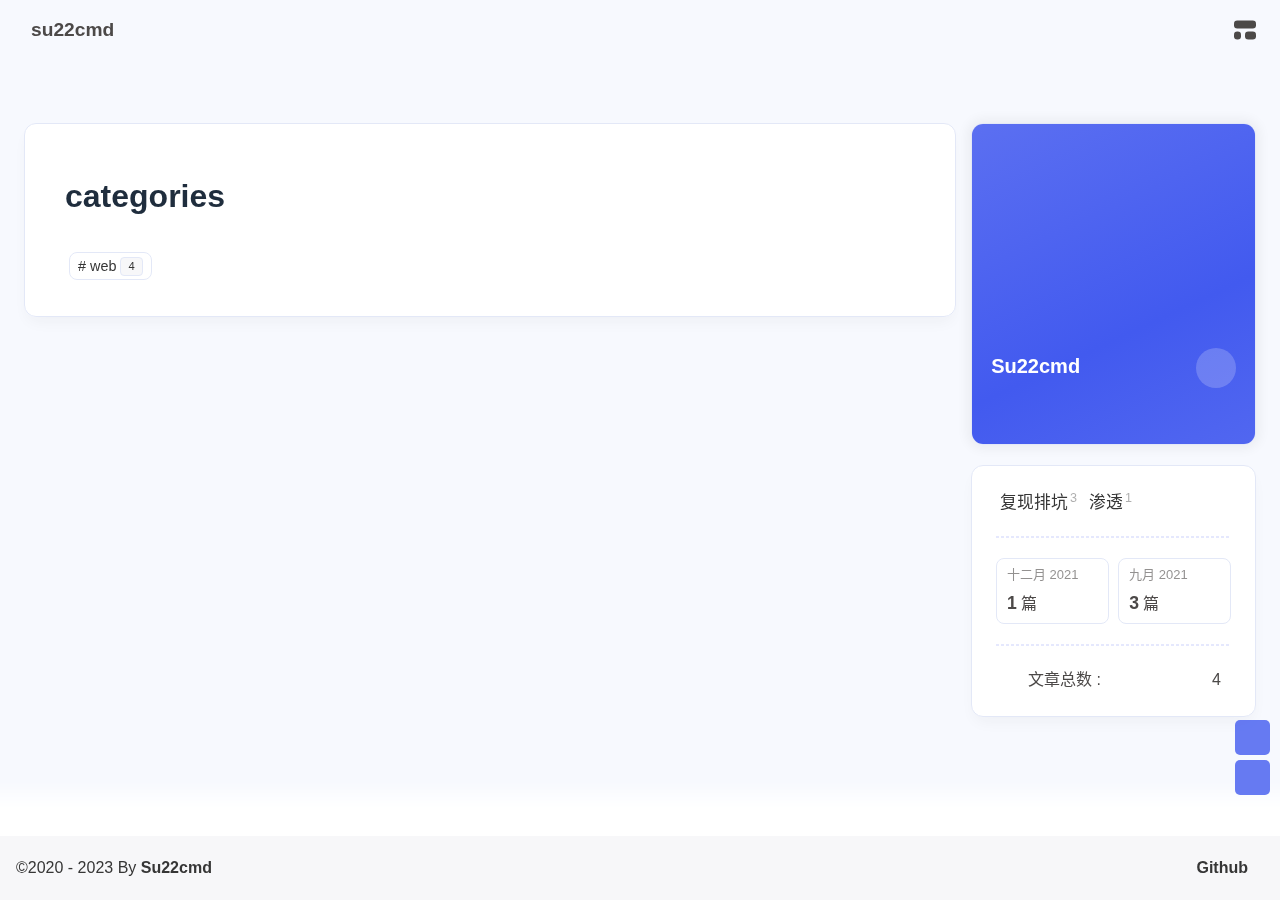
<file: categories/index.html>
<!DOCTYPE html><html lang="zh-CN" data-theme="light"><head><meta charset="UTF-8"><meta http-equiv="X-UA-Compatible" content="IE=edge"><meta name="viewport" content="width=device-width, initial-scale=1.0, user-scalable=no"><title>categories | su22cmd</title><meta name="author" content="Su22cmd"><meta name="copyright" content="Su22cmd"><meta name="format-detection" content="telephone=no"><meta name="theme-color" content="#f7f9fe"><meta name="mobile-web-app-capable" content="yes"><meta name="apple-touch-fullscreen" content="yes"><meta name="apple-mobile-web-app-title" content="categories"><meta name="application-name" content="categories"><meta name="apple-mobile-web-app-capable" content="yes"><meta name="apple-mobile-web-app-status-bar-style" content="#f7f9fe"><meta property="og:type" content="website"><meta property="og:title" content="categories"><meta property="og:url" content="http://example.com/categories/index.html"><meta property="og:site_name" content="su22cmd"><meta property="og:description" content="categories"><meta property="og:locale" content="zh-CN"><meta property="og:image" content="http://example.com/img/touxiang2.jpg"><meta property="article:author" content="Su22cmd"><meta property="article:tag"><meta name="twitter:card" content="summary"><meta name="twitter:image" content="http://example.com/img/touxiang2.jpg"><meta name="description" content="categories"><link rel="shortcut icon" href="/img/touxiang2.jpg"><link rel="canonical" href="http://example.com/categories/"><link rel="preconnect" href="//cdn.cbd.int"/><meta name="google-site-verification" content="xxx"/><meta name="baidu-site-verification" content="code-xxx"/><meta name="msvalidate.01" content="xxx"/><link rel="stylesheet" href="/css/index.css"><link rel="stylesheet" href="https://cdn.cbd.int/node-snackbar@0.1.16/dist/snackbar.min.css" media="print" onload="this.media='all'"><link rel="stylesheet" href="https://cdn.cbd.int/@fancyapps/ui@5.0.28/dist/fancybox/fancybox.css" media="print" onload="this.media='all'"><script>const GLOBAL_CONFIG = {
  linkPageTop: undefined,
  peoplecanvas: {"enable":true,"img":"https://upload-bbs.miyoushe.com/upload/2023/09/03/125766904/ee23df8517f3c3e3efc4145658269c06_5714860933110284659.png"},
  postHeadAiDescription: {"enable":true,"gptName":"AnZhiYu","mode":"local","switchBtn":false,"btnLink":"https://afdian.net/item/886a79d4db6711eda42a52540025c377","randomNum":3,"basicWordCount":1000,"key":"xxxx","Referer":"https://xx.xx/"},
  diytitle: undefined,
  LA51: undefined,
  greetingBox: undefined,
  twikooEnvId: '',
  commentBarrageConfig:undefined,
  root: '/',
  preloader: {"source":1},
  friends_vue_info: undefined,
  navMusic: true,
  mainTone: undefined,
  authorStatus: undefined,
  algolia: undefined,
  localSearch: undefined,
  translate: {"defaultEncoding":2,"translateDelay":0,"msgToTraditionalChinese":"繁","msgToSimplifiedChinese":"简","rightMenuMsgToTraditionalChinese":"转为繁体","rightMenuMsgToSimplifiedChinese":"转为简体"},
  noticeOutdate: undefined,
  highlight: {"plugin":"highlight.js","highlightCopy":true,"highlightLang":true,"highlightHeightLimit":330},
  copy: {
    success: '复制成功',
    error: '复制错误',
    noSupport: '浏览器不支持'
  },
  relativeDate: {
    homepage: false,
    simplehomepage: true,
    post: false
  },
  runtime: '',
  date_suffix: {
    just: '刚刚',
    min: '分钟前',
    hour: '小时前',
    day: '天前',
    month: '个月前'
  },
  copyright: {"copy":true,"copyrightEbable":false,"limitCount":50,"languages":{"author":"作者: Su22cmd","link":"链接: ","source":"来源: su22cmd","info":"著作权归作者所有。商业转载请联系作者获得授权，非商业转载请注明出处。","copySuccess":"复制成功，复制和转载请标注本文地址"}},
  lightbox: 'fancybox',
  Snackbar: {"chs_to_cht":"你已切换为繁体","cht_to_chs":"你已切换为简体","day_to_night":"你已切换为深色模式","night_to_day":"你已切换为浅色模式","bgLight":"#425AEF","bgDark":"#1f1f1f","position":"top-center"},
  source: {
    justifiedGallery: {
      js: 'https://cdn.cbd.int/flickr-justified-gallery@2.1.2/dist/fjGallery.min.js',
      css: 'https://cdn.cbd.int/flickr-justified-gallery@2.1.2/dist/fjGallery.css'
    }
  },
  isPhotoFigcaption: false,
  islazyload: true,
  isAnchor: false,
  shortcutKey: undefined,
  autoDarkmode: true
}</script><script id="config-diff">var GLOBAL_CONFIG_SITE = {
  configTitle: 'su22cmd',
  title: 'categories',
  postAI: '',
  pageFillDescription: '',
  isPost: false,
  isHome: false,
  isHighlightShrink: false,
  isToc: false,
  postUpdate: '2021-09-18 11:42:31',
  postMainColor: '',
}</script><noscript><style type="text/css">
  #nav {
    opacity: 1
  }
  .justified-gallery img {
    opacity: 1
  }

  #recent-posts time,
  #post-meta time {
    display: inline !important
  }
</style></noscript><script>(win=>{
      win.saveToLocal = {
        set: (key, value, ttl) => {
          if (ttl === 0) return
          const now = Date.now()
          const expiry = now + ttl * 86400000
          const item = {
            value,
            expiry
          }
          localStorage.setItem(key, JSON.stringify(item))
        },
      
        get: key => {
          const itemStr = localStorage.getItem(key)
      
          if (!itemStr) {
            return undefined
          }
          const item = JSON.parse(itemStr)
          const now = Date.now()
      
          if (now > item.expiry) {
            localStorage.removeItem(key)
            return undefined
          }
          return item.value
        }
      }
    
      win.getScript = (url, attr = {}) => new Promise((resolve, reject) => {
        const script = document.createElement('script')
        script.src = url
        script.async = true
        script.onerror = reject
        script.onload = script.onreadystatechange = function() {
          const loadState = this.readyState
          if (loadState && loadState !== 'loaded' && loadState !== 'complete') return
          script.onload = script.onreadystatechange = null
          resolve()
        }

        Object.keys(attr).forEach(key => {
          script.setAttribute(key, attr[key])
        })

        document.head.appendChild(script)
      })
    
      win.getCSS = (url, id = false) => new Promise((resolve, reject) => {
        const link = document.createElement('link')
        link.rel = 'stylesheet'
        link.href = url
        if (id) link.id = id
        link.onerror = reject
        link.onload = link.onreadystatechange = function() {
          const loadState = this.readyState
          if (loadState && loadState !== 'loaded' && loadState !== 'complete') return
          link.onload = link.onreadystatechange = null
          resolve()
        }
        document.head.appendChild(link)
      })
    
      win.activateDarkMode = () => {
        document.documentElement.setAttribute('data-theme', 'dark')
        if (document.querySelector('meta[name="theme-color"]') !== null) {
          document.querySelector('meta[name="theme-color"]').setAttribute('content', '#18171d')
        }
      }
      win.activateLightMode = () => {
        document.documentElement.setAttribute('data-theme', 'light')
        if (document.querySelector('meta[name="theme-color"]') !== null) {
          document.querySelector('meta[name="theme-color"]').setAttribute('content', '#f7f9fe')
        }
      }
      const t = saveToLocal.get('theme')
    
          const isDarkMode = window.matchMedia('(prefers-color-scheme: dark)').matches
          const isLightMode = window.matchMedia('(prefers-color-scheme: light)').matches
          const isNotSpecified = window.matchMedia('(prefers-color-scheme: no-preference)').matches
          const hasNoSupport = !isDarkMode && !isLightMode && !isNotSpecified

          if (t === undefined) {
            if (isLightMode) activateLightMode()
            else if (isDarkMode) activateDarkMode()
            else if (isNotSpecified || hasNoSupport) {
              const now = new Date()
              const hour = now.getHours()
              const isNight = hour <= 6 || hour >= 18
              isNight ? activateDarkMode() : activateLightMode()
            }
            window.matchMedia('(prefers-color-scheme: dark)').addListener(e => {
              if (saveToLocal.get('theme') === undefined) {
                e.matches ? activateDarkMode() : activateLightMode()
              }
            })
          } else if (t === 'light') activateLightMode()
          else activateDarkMode()
        
      const asideStatus = saveToLocal.get('aside-status')
      if (asideStatus !== undefined) {
        if (asideStatus === 'hide') {
          document.documentElement.classList.add('hide-aside')
        } else {
          document.documentElement.classList.remove('hide-aside')
        }
      }
    
      const detectApple = () => {
        if(/iPad|iPhone|iPod|Macintosh/.test(navigator.userAgent)){
          document.documentElement.classList.add('apple')
        }
      }
      detectApple()
    })(window)</script><meta name="generator" content="Hexo 7.0.0"></head><body data-type="anzhiyu"><div id="web_bg"></div><div id="an_music_bg"></div><div id="loading-box" onclick="document.getElementById(&quot;loading-box&quot;).classList.add(&quot;loaded&quot;)"><div class="loading-bg"><img class="loading-img nolazyload" alt="加载头像" src="/img/touxiang2.jpg"/><div class="loading-image-dot"></div></div></div><script>const preloader = {
  endLoading: () => {
    document.getElementById('loading-box').classList.add("loaded");
  },
  initLoading: () => {
    document.getElementById('loading-box').classList.remove("loaded")
  }
}
window.addEventListener('load',()=> { preloader.endLoading() })
setTimeout(function(){preloader.endLoading();},10000)

if (true) {
  document.addEventListener('pjax:send', () => { preloader.initLoading() })
  document.addEventListener('pjax:complete', () => { preloader.endLoading() })
}</script><div class="page" id="body-wrap"><header class="not-top-img" id="page-header"><nav id="nav"><div id="nav-group"><span id="blog_name"><a id="site-name" href="/" accesskey="h"><div class="title">su22cmd</div><i class="anzhiyufont anzhiyu-icon-house-chimney"></i></a></span><div class="mask-name-container"><div id="name-container"><a id="page-name" href="javascript:anzhiyu.scrollToDest(0, 500)">PAGE_NAME</a></div></div><div id="menus"></div><div id="nav-right"><div class="nav-button" id="randomPost_button"><a class="site-page" onclick="toRandomPost()" title="随机前往一个文章" href="javascript:void(0);"><i class="anzhiyufont anzhiyu-icon-dice"></i></a></div><input id="center-console" type="checkbox"/><label class="widget" for="center-console" title="中控台" onclick="anzhiyu.switchConsole();"><i class="left"></i><i class="widget center"></i><i class="widget right"></i></label><div id="console"><div class="console-card-group-reward"><ul class="reward-all console-card"><li class="reward-item"><a href="/null" target="_blank"><img class="post-qr-code-img" alt="微信" src= "[data-uri]" onerror="this.onerror=null,this.src=&quot;/img/404.jpg&quot;" data-lazy-src="/null"/></a><div class="post-qr-code-desc">微信</div></li><li class="reward-item"><a href="/null" target="_blank"><img class="post-qr-code-img" alt="支付宝" src= "[data-uri]" onerror="this.onerror=null,this.src=&quot;/img/404.jpg&quot;" data-lazy-src="/null"/></a><div class="post-qr-code-desc">支付宝</div></li></ul></div><div class="console-card-group"><div class="console-card-group-left"><div class="console-card" id="card-newest-comments"><div class="card-content"><div class="author-content-item-tips">互动</div><span class="author-content-item-title"> 最新评论</span></div><div class="aside-list"><span>正在加载中...</span></div></div></div><div class="console-card-group-right"><div class="console-card tags"><div class="card-content"><div class="author-content-item-tips">兴趣点</div><span class="author-content-item-title">寻找你感兴趣的领域</span><div class="card-tags"><div class="item-headline"></div><div class="card-tag-cloud"><a href="/tags/%E5%A4%8D%E7%8E%B0%E6%8E%92%E5%9D%91/" style="font-size: 1.05rem;">复现排坑<sup>3</sup></a><a href="/tags/%E6%B8%97%E9%80%8F/" style="font-size: 1.05rem;">渗透<sup>1</sup></a></div></div><hr/></div></div><div class="console-card history"><div class="item-headline"><i class="anzhiyufont anzhiyu-icon-box-archiv"></i><span>文章</span></div><div class="card-archives"><div class="item-headline"><i class="anzhiyufont anzhiyu-icon-archive"></i><span>归档</span></div><ul class="card-archive-list"><li class="card-archive-list-item"><a class="card-archive-list-link" href="/archives/2021/12/"><span class="card-archive-list-date">十二月 2021</span><div class="card-archive-list-count-group"><span class="card-archive-list-count">1</span><span>篇</span></div></a></li><li class="card-archive-list-item"><a class="card-archive-list-link" href="/archives/2021/09/"><span class="card-archive-list-date">九月 2021</span><div class="card-archive-list-count-group"><span class="card-archive-list-count">3</span><span>篇</span></div></a></li></ul></div><hr/></div></div></div><div class="button-group"><div class="console-btn-item"><a class="darkmode_switchbutton" title="显示模式切换" href="javascript:void(0);"><i class="anzhiyufont anzhiyu-icon-moon"></i></a></div><div class="console-btn-item" id="consoleHideAside" onclick="anzhiyu.hideAsideBtn()" title="边栏显示控制"><a class="asideSwitch"><i class="anzhiyufont anzhiyu-icon-arrows-left-right"></i></a></div><div class="console-btn-item" id="consoleMusic" onclick="anzhiyu.musicToggle()" title="音乐开关"><a class="music-switch"><i class="anzhiyufont anzhiyu-icon-music"></i></a></div></div><div class="console-mask" onclick="anzhiyu.hideConsole()" href="javascript:void(0);"></div></div><div class="nav-button" id="nav-totop"><a class="totopbtn" href="javascript:void(0);"><i class="anzhiyufont anzhiyu-icon-arrow-up"></i><span id="percent" onclick="anzhiyu.scrollToDest(0,500)">0</span></a></div><div id="toggle-menu"><a class="site-page" href="javascript:void(0);" title="切换"><i class="anzhiyufont anzhiyu-icon-bars"></i></a></div></div></div></nav></header><main id="blog-container"><div class="layout" id="content-inner"><div id="page"><h1 class="page-title">categories</h1><div id="tag"><div class="category-lists" id="tag-page-tags">
      <a href="/categories/web/" id="/categories/web/">
        <span class="tags-punctuation">#</span>web
        <span class="tagsPageCount">4</span>
      </a>
    </div></div></div><div class="aside-content" id="aside-content"><div class="card-widget card-info"><div class="card-content"><div class="author-info-avatar"><img class="avatar-img" src= "[data-uri]" onerror="this.onerror=null,this.src=&quot;/img/404.jpg&quot;" data-lazy-src="/img/touxiang2.jpg" onerror="this.onerror=null;this.src='/img/friend_404.gif'" alt="avatar"/></div><div class="author-info__description"></div><div class="author-info__bottom-group"><a class="author-info__bottom-group-left" href="/"><h1 class="author-info__name">Su22cmd</h1><div class="author-info__desc"></div></a><div class="card-info-social-icons is-center"><a class="social-icon faa-parent animated-hover" href="https://github.com/su22cmd" target="_blank" title="Github"><i class="anzhiyufont anzhiyu-icon-github"></i></a></div></div></div></div><div class="sticky_layout"><div class="card-widget"><div class="card-tags"><div class="item-headline"></div><div class="card-tag-cloud"><a href="/tags/%E5%A4%8D%E7%8E%B0%E6%8E%92%E5%9D%91/" style="font-size: 1.05rem;">复现排坑<sup>3</sup></a><a href="/tags/%E6%B8%97%E9%80%8F/" style="font-size: 1.05rem;">渗透<sup>1</sup></a></div></div><hr/><div class="card-archives"><div class="item-headline"><i class="anzhiyufont anzhiyu-icon-archive"></i><span>归档</span></div><ul class="card-archive-list"><li class="card-archive-list-item"><a class="card-archive-list-link" href="/archives/2021/12/"><span class="card-archive-list-date">十二月 2021</span><div class="card-archive-list-count-group"><span class="card-archive-list-count">1</span><span>篇</span></div></a></li><li class="card-archive-list-item"><a class="card-archive-list-link" href="/archives/2021/09/"><span class="card-archive-list-date">九月 2021</span><div class="card-archive-list-count-group"><span class="card-archive-list-count">3</span><span>篇</span></div></a></li></ul></div><hr/><div class="card-webinfo"><div class="item-headline"><i class="anzhiyufont anzhiyu-icon-chart-line"></i><span>网站资讯</span></div><div class="webinfo"><div class="webinfo-item"><div class="webinfo-item-title"><i class="anzhiyufont anzhiyu-icon-file-lines"></i><div class="item-name">文章总数 :</div></div><div class="item-count">4</div></div></div></div></div></div></div></div></main><footer id="footer"><div id="footer-wrap"></div><div id="footer-bar"><div class="footer-bar-links"><div class="footer-bar-left"><div id="footer-bar-tips"><div class="copyright">&copy;2020 - 2023 By <a class="footer-bar-link" href="/" title="Su22cmd" target="_blank">Su22cmd</a></div></div><div id="footer-type-tips"></div></div><div class="footer-bar-right"><a class="footer-bar-link" target="_blank" rel="noopener" href="https://github.com/su22cmd" title="Github">Github</a></div></div></div></footer></div><div id="sidebar"><div id="menu-mask"></div><div id="sidebar-menus"><div class="sidebar-site-data site-data is-center"><a href="/archives/" title="archive"><div class="headline">文章</div><div class="length-num">4</div></a><a href="/tags/" title="tag"><div class="headline">标签</div><div class="length-num">2</div></a><a href="/categories/" title="category"><div class="headline">分类</div><div class="length-num">1</div></a></div><span class="sidebar-menu-item-title">功能</span><div class="sidebar-menu-item"><a class="darkmode_switchbutton menu-child" href="javascript:void(0);" title="显示模式"><i class="anzhiyufont anzhiyu-icon-circle-half-stroke"></i><span>显示模式</span></a></div><div class="back-menu-list-groups"><div class="back-menu-list-group"><div class="back-menu-list-title">网页</div><div class="back-menu-list"><a class="back-menu-item" target="_blank" rel="noopener" href="https://blog.anheyu.com/" title="博客"><img class="back-menu-item-icon" alt="博客"/><span class="back-menu-item-text">博客</span></a></div></div><div class="back-menu-list-group"><div class="back-menu-list-title">项目</div><div class="back-menu-list"><a class="back-menu-item" target="_blank" rel="noopener" href="https://image.anheyu.com/" title="安知鱼图床"><img class="back-menu-item-icon" src= "[data-uri]" onerror="this.onerror=null,this.src=&quot;/img/404.jpg&quot;" data-lazy-src="https://image.anheyu.com/favicon.ico" alt="安知鱼图床"/><span class="back-menu-item-text">安知鱼图床</span></a></div></div></div><span class="sidebar-menu-item-title">标签</span><div class="card-tags"><div class="item-headline"></div><div class="card-tag-cloud"><a href="/tags/%E5%A4%8D%E7%8E%B0%E6%8E%92%E5%9D%91/" style="font-size: 0.88rem;">复现排坑<sup>3</sup></a><a href="/tags/%E6%B8%97%E9%80%8F/" style="font-size: 0.88rem;">渗透<sup>1</sup></a></div></div><hr/></div></div><div id="rightside"><div id="rightside-config-hide"><button id="translateLink" type="button" title="简繁转换">繁</button><button id="darkmode" type="button" title="浅色和深色模式转换"><i class="anzhiyufont anzhiyu-icon-circle-half-stroke"></i></button><button id="hide-aside-btn" type="button" title="单栏和双栏切换"><i class="anzhiyufont anzhiyu-icon-arrows-left-right"></i></button></div><div id="rightside-config-show"><button id="rightside-config" type="button" title="设置"><i class="anzhiyufont anzhiyu-icon-gear"></i></button><button id="go-up" type="button" title="回到顶部"><i class="anzhiyufont anzhiyu-icon-arrow-up"></i></button></div></div><div id="nav-music"><a id="nav-music-hoverTips" onclick="anzhiyu.musicToggle()" accesskey="m">播放音乐</a><div id="console-music-bg"></div><meting-js id="8152976493" server="netease" type="playlist" mutex="true" preload="none" theme="var(--anzhiyu-main)" data-lrctype="0" order="random" volume="0.7"></meting-js></div><div id="rightMenu"><div class="rightMenu-group rightMenu-small"><div class="rightMenu-item" id="menu-backward"><i class="anzhiyufont anzhiyu-icon-arrow-left"></i></div><div class="rightMenu-item" id="menu-forward"><i class="anzhiyufont anzhiyu-icon-arrow-right"></i></div><div class="rightMenu-item" id="menu-refresh"><i class="anzhiyufont anzhiyu-icon-arrow-rotate-right" style="font-size: 1rem;"></i></div><div class="rightMenu-item" id="menu-top"><i class="anzhiyufont anzhiyu-icon-arrow-up"></i></div></div><div class="rightMenu-group rightMenu-line rightMenuPlugin"><div class="rightMenu-item" id="menu-copytext"><i class="anzhiyufont anzhiyu-icon-copy"></i><span>复制选中文本</span></div><div class="rightMenu-item" id="menu-pastetext"><i class="anzhiyufont anzhiyu-icon-paste"></i><span>粘贴文本</span></div><a class="rightMenu-item" id="menu-commenttext"><i class="anzhiyufont anzhiyu-icon-comment-medical"></i><span>引用到评论</span></a><div class="rightMenu-item" id="menu-newwindow"><i class="anzhiyufont anzhiyu-icon-window-restore"></i><span>新窗口打开</span></div><div class="rightMenu-item" id="menu-copylink"><i class="anzhiyufont anzhiyu-icon-link"></i><span>复制链接地址</span></div><div class="rightMenu-item" id="menu-copyimg"><i class="anzhiyufont anzhiyu-icon-images"></i><span>复制此图片</span></div><div class="rightMenu-item" id="menu-downloadimg"><i class="anzhiyufont anzhiyu-icon-download"></i><span>下载此图片</span></div><div class="rightMenu-item" id="menu-newwindowimg"><i class="anzhiyufont anzhiyu-icon-window-restore"></i><span>新窗口打开图片</span></div><div class="rightMenu-item" id="menu-search"><i class="anzhiyufont anzhiyu-icon-magnifying-glass"></i><span>站内搜索</span></div><div class="rightMenu-item" id="menu-searchBaidu"><i class="anzhiyufont anzhiyu-icon-magnifying-glass"></i><span>百度搜索</span></div><div class="rightMenu-item" id="menu-music-toggle"><i class="anzhiyufont anzhiyu-icon-play"></i><span>播放音乐</span></div><div class="rightMenu-item" id="menu-music-back"><i class="anzhiyufont anzhiyu-icon-backward"></i><span>切换到上一首</span></div><div class="rightMenu-item" id="menu-music-forward"><i class="anzhiyufont anzhiyu-icon-forward"></i><span>切换到下一首</span></div><div class="rightMenu-item" id="menu-music-playlist" onclick="window.open(&quot;https://y.qq.com/n/ryqq/playlist/3020653514&quot;, &quot;_blank&quot;);" style="display: none;"><i class="anzhiyufont anzhiyu-icon-radio"></i><span>查看所有歌曲</span></div><div class="rightMenu-item" id="menu-music-copyMusicName"><i class="anzhiyufont anzhiyu-icon-copy"></i><span>复制歌名</span></div></div><div class="rightMenu-group rightMenu-line rightMenuOther"><a class="rightMenu-item menu-link" id="menu-randomPost"><i class="anzhiyufont anzhiyu-icon-shuffle"></i><span>随便逛逛</span></a><a class="rightMenu-item menu-link" href="/categories/"><i class="anzhiyufont anzhiyu-icon-cube"></i><span>博客分类</span></a><a class="rightMenu-item menu-link" href="/tags/"><i class="anzhiyufont anzhiyu-icon-tags"></i><span>文章标签</span></a></div><div class="rightMenu-group rightMenu-line rightMenuOther"><a class="rightMenu-item" id="menu-copy" href="javascript:void(0);"><i class="anzhiyufont anzhiyu-icon-copy"></i><span>复制地址</span></a><a class="rightMenu-item" id="menu-commentBarrage" href="javascript:void(0);"><i class="anzhiyufont anzhiyu-icon-message"></i><span class="menu-commentBarrage-text">关闭热评</span></a><a class="rightMenu-item" id="menu-darkmode" href="javascript:void(0);"><i class="anzhiyufont anzhiyu-icon-circle-half-stroke"></i><span class="menu-darkmode-text">深色模式</span></a><a class="rightMenu-item" id="menu-translate" href="javascript:void(0);"><i class="anzhiyufont anzhiyu-icon-language"></i><span>轉為繁體</span></a></div></div><div id="rightmenu-mask"></div><div><script src="/js/utils.js"></script><script src="/js/main.js"></script><script src="/js/tw_cn.js"></script><script src="https://cdn.cbd.int/@fancyapps/ui@5.0.28/dist/fancybox/fancybox.umd.js"></script><script src="https://cdn.cbd.int/instant.page@5.2.0/instantpage.js" type="module"></script><script src="https://cdn.cbd.int/vanilla-lazyload@17.8.5/dist/lazyload.iife.min.js"></script><script src="https://cdn.cbd.int/node-snackbar@0.1.16/dist/snackbar.min.js"></script><canvas id="universe"></canvas><script async src="https://npm.elemecdn.com/anzhiyu-theme-static@1.0.0/dark/dark.js"></script><script>// 消除控制台打印
var HoldLog = console.log;
console.log = function () {};
let now1 = new Date();
queueMicrotask(() => {
  const Log = function () {
    HoldLog.apply(console, arguments);
  }; //在恢复前输出日志
  const grt = new Date("04/01/2021 00:00:00"); //此处修改你的建站时间或者网站上线时间
  now1.setTime(now1.getTime() + 250);
  const days = (now1 - grt) / 1000 / 60 / 60 / 24;
  const dnum = Math.floor(days);
  const ascll = [
    `欢迎使用安知鱼!`,
    `生活明朗, 万物可爱`,
    `
        
       █████╗ ███╗   ██╗███████╗██╗  ██╗██╗██╗   ██╗██╗   ██╗
      ██╔══██╗████╗  ██║╚══███╔╝██║  ██║██║╚██╗ ██╔╝██║   ██║
      ███████║██╔██╗ ██║  ███╔╝ ███████║██║ ╚████╔╝ ██║   ██║
      ██╔══██║██║╚██╗██║ ███╔╝  ██╔══██║██║  ╚██╔╝  ██║   ██║
      ██║  ██║██║ ╚████║███████╗██║  ██║██║   ██║   ╚██████╔╝
      ╚═╝  ╚═╝╚═╝  ╚═══╝╚══════╝╚═╝  ╚═╝╚═╝   ╚═╝    ╚═════╝
        
        `,
    "已上线",
    dnum,
    "天",
    "©2020 By 安知鱼 V1.6.12",
  ];
  const ascll2 = [`NCC2-036`, `调用前置摄像头拍照成功，识别为【小笨蛋】.`, `Photo captured: `, `🤪`];

  setTimeout(
    Log.bind(
      console,
      `\n%c${ascll[0]} %c ${ascll[1]} %c ${ascll[2]} %c${ascll[3]}%c ${ascll[4]}%c ${ascll[5]}\n\n%c ${ascll[6]}\n`,
      "color:#425AEF",
      "",
      "color:#425AEF",
      "color:#425AEF",
      "",
      "color:#425AEF",
      ""
    )
  );
  setTimeout(
    Log.bind(
      console,
      `%c ${ascll2[0]} %c ${ascll2[1]} %c \n${ascll2[2]} %c\n${ascll2[3]}\n`,
      "color:white; background-color:#4fd953",
      "",
      "",
      'background:url("https://npm.elemecdn.com/anzhiyu-blog@1.1.6/img/post/common/tinggge.gif") no-repeat;font-size:450%'
    )
  );

  setTimeout(Log.bind(console, "%c WELCOME %c 你好，小笨蛋.", "color:white; background-color:#4f90d9", ""));

  setTimeout(
    console.warn.bind(
      console,
      "%c ⚡ Powered by 安知鱼 %c 你正在访问 Su22cmd 的博客.",
      "color:white; background-color:#f0ad4e",
      ""
    )
  );

  setTimeout(Log.bind(console, "%c W23-12 %c 你已打开控制台.", "color:white; background-color:#4f90d9", ""));

  setTimeout(
    console.warn.bind(console, "%c S013-782 %c 你现在正处于监控中.", "color:white; background-color:#d9534f", "")
  );
});</script><script async src="/anzhiyu/random.js"></script><div class="js-pjax"><input type="hidden" name="page-type" id="page-type" value="categories"></div><script>var visitorMail = "";
</script><script async data-pjax src="https://cdn.cbd.int/anzhiyu-theme-static@1.0.0/waterfall/waterfall.js"></script><script src="https://lf3-cdn-tos.bytecdntp.com/cdn/expire-1-M/qrcodejs/1.0.0/qrcode.min.js"></script><script src="/js/anzhiyu/right_click_menu.js"></script><link rel="stylesheet" href="https://cdn.cbd.int/anzhiyu-theme-static@1.1.9/icon/ali_iconfont_css.css"><link rel="stylesheet" href="https://cdn.cbd.int/anzhiyu-theme-static@1.0.0/aplayer/APlayer.min.css" media="print" onload="this.media='all'"><script src="https://cdn.cbd.int/anzhiyu-blog-static@1.0.1/js/APlayer.min.js"></script><script src="https://cdn.cbd.int/hexo-anzhiyu-music@1.0.1/assets/js/Meting2.min.js"></script><script src="https://cdn.cbd.int/pjax@0.2.8/pjax.min.js"></script><script>let pjaxSelectors = ["head > title","#config-diff","#body-wrap","#rightside-config-hide","#rightside-config-show",".js-pjax"]
var pjax = new Pjax({
  elements: 'a:not([target="_blank"])',
  selectors: pjaxSelectors,
  cacheBust: false,
  analytics: false,
  scrollRestoration: false
})

document.addEventListener('pjax:send', function () {
  // removeEventListener scroll 
  anzhiyu.removeGlobalFnEvent('pjax')
  anzhiyu.removeGlobalFnEvent('themeChange')

  document.getElementById('rightside').classList.remove('rightside-show')
  
  if (window.aplayers) {
    for (let i = 0; i < window.aplayers.length; i++) {
      if (!window.aplayers[i].options.fixed) {
        window.aplayers[i].destroy()
      }
    }
  }

  typeof typed === 'object' && typed.destroy()

  //reset readmode
  const $bodyClassList = document.body.classList
  $bodyClassList.contains('read-mode') && $bodyClassList.remove('read-mode')
})

document.addEventListener('pjax:complete', function () {
  window.refreshFn()

  document.querySelectorAll('script[data-pjax]').forEach(item => {
    const newScript = document.createElement('script')
    const content = item.text || item.textContent || item.innerHTML || ""
    Array.from(item.attributes).forEach(attr => newScript.setAttribute(attr.name, attr.value))
    newScript.appendChild(document.createTextNode(content))
    item.parentNode.replaceChild(newScript, item)
  })

  GLOBAL_CONFIG.islazyload && window.lazyLoadInstance.update()

  typeof panguInit === 'function' && panguInit()

  // google analytics
  typeof gtag === 'function' && gtag('config', '', {'page_path': window.location.pathname});

  // baidu analytics
  typeof _hmt === 'object' && _hmt.push(['_trackPageview',window.location.pathname]);

  typeof loadMeting === 'function' && document.getElementsByClassName('aplayer').length && loadMeting()

  // prismjs
  typeof Prism === 'object' && Prism.highlightAll()
})

document.addEventListener('pjax:error', e => {
  if (e.request.status === 404) {
    pjax.loadUrl('/404.html')
  }
})</script><script charset="UTF-8" src="https://cdn.cbd.int/anzhiyu-theme-static@1.1.5/accesskey/accesskey.js"></script></div><div id="popup-window"><div class="popup-window-title">通知</div><div class="popup-window-divider"></div><div class="popup-window-content"><div class="popup-tip">你好呀</div><div class="popup-link"><i class="anzhiyufont anzhiyu-icon-arrow-circle-right"></i></div></div></div></body></html>
</file>
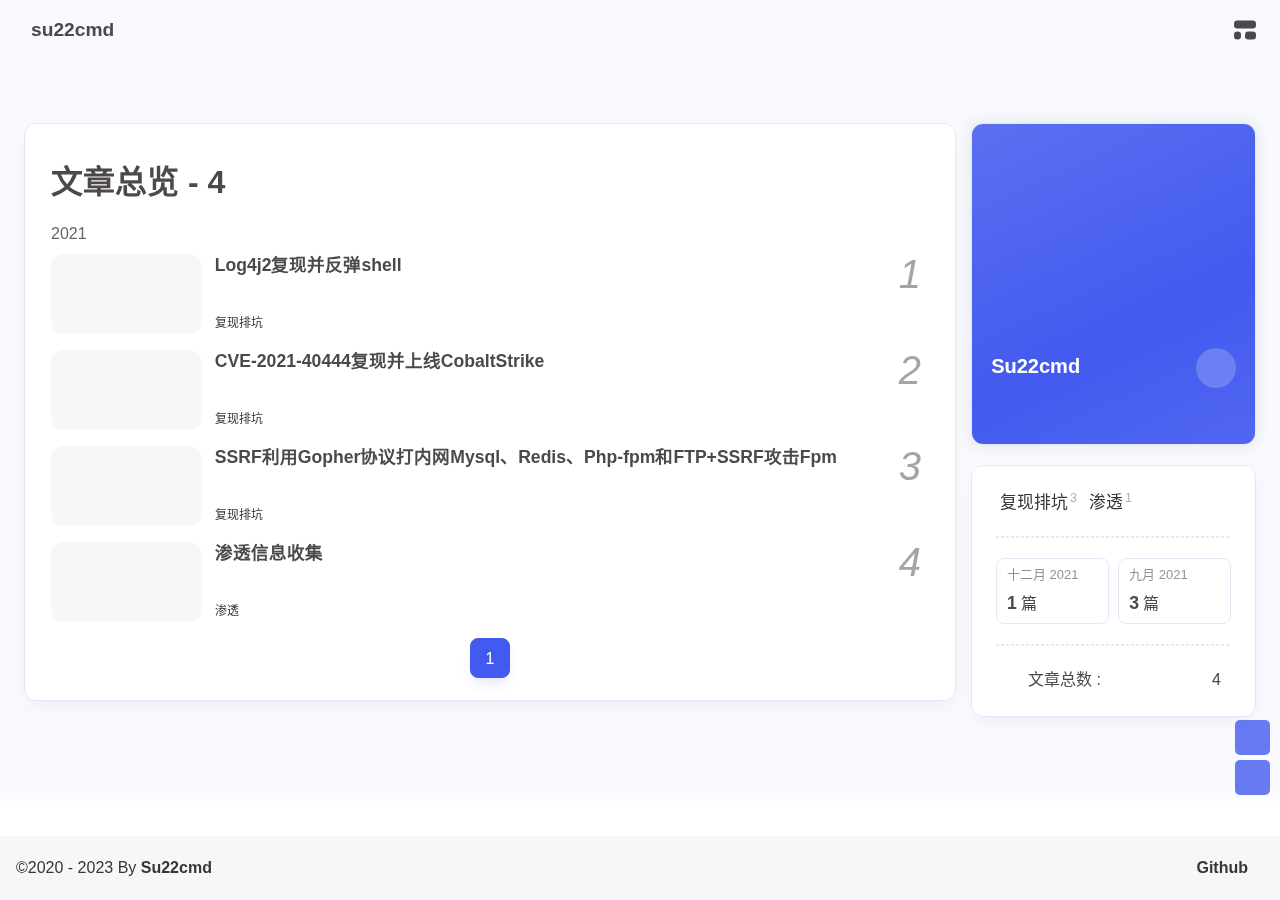
<file: archives/2021/index.html>
<!DOCTYPE html><html lang="zh-CN" data-theme="light"><head><meta charset="UTF-8"><meta http-equiv="X-UA-Compatible" content="IE=edge"><meta name="viewport" content="width=device-width, initial-scale=1.0, user-scalable=no"><title>2021 | su22cmd</title><meta name="author" content="Su22cmd"><meta name="copyright" content="Su22cmd"><meta name="format-detection" content="telephone=no"><meta name="theme-color" content="#f7f9fe"><meta name="mobile-web-app-capable" content="yes"><meta name="apple-touch-fullscreen" content="yes"><meta name="apple-mobile-web-app-title" content="2021"><meta name="application-name" content="2021"><meta name="apple-mobile-web-app-capable" content="yes"><meta name="apple-mobile-web-app-status-bar-style" content="#f7f9fe"><meta property="og:type" content="website"><meta property="og:title" content="2021"><meta property="og:url" content="http://example.com/archives/2021/index.html"><meta property="og:site_name" content="su22cmd"><meta property="og:description" content="2021"><meta property="og:locale" content="zh-CN"><meta property="og:image" content="http://example.com/img/touxiang2.jpg"><meta property="article:author" content="Su22cmd"><meta property="article:tag"><meta name="twitter:card" content="summary"><meta name="twitter:image" content="http://example.com/img/touxiang2.jpg"><meta name="description" content="2021"><link rel="shortcut icon" href="/img/touxiang2.jpg"><link rel="canonical" href="http://example.com/archives/2021/"><link rel="preconnect" href="//cdn.cbd.int"/><meta name="google-site-verification" content="xxx"/><meta name="baidu-site-verification" content="code-xxx"/><meta name="msvalidate.01" content="xxx"/><link rel="stylesheet" href="/css/index.css"><link rel="stylesheet" href="https://cdn.cbd.int/node-snackbar@0.1.16/dist/snackbar.min.css" media="print" onload="this.media='all'"><link rel="stylesheet" href="https://cdn.cbd.int/@fancyapps/ui@5.0.28/dist/fancybox/fancybox.css" media="print" onload="this.media='all'"><script>const GLOBAL_CONFIG = {
  linkPageTop: undefined,
  peoplecanvas: {"enable":true,"img":"https://upload-bbs.miyoushe.com/upload/2023/09/03/125766904/ee23df8517f3c3e3efc4145658269c06_5714860933110284659.png"},
  postHeadAiDescription: {"enable":true,"gptName":"AnZhiYu","mode":"local","switchBtn":false,"btnLink":"https://afdian.net/item/886a79d4db6711eda42a52540025c377","randomNum":3,"basicWordCount":1000,"key":"xxxx","Referer":"https://xx.xx/"},
  diytitle: undefined,
  LA51: undefined,
  greetingBox: undefined,
  twikooEnvId: '',
  commentBarrageConfig:undefined,
  root: '/',
  preloader: {"source":1},
  friends_vue_info: undefined,
  navMusic: true,
  mainTone: undefined,
  authorStatus: undefined,
  algolia: undefined,
  localSearch: undefined,
  translate: {"defaultEncoding":2,"translateDelay":0,"msgToTraditionalChinese":"繁","msgToSimplifiedChinese":"简","rightMenuMsgToTraditionalChinese":"转为繁体","rightMenuMsgToSimplifiedChinese":"转为简体"},
  noticeOutdate: undefined,
  highlight: {"plugin":"highlight.js","highlightCopy":true,"highlightLang":true,"highlightHeightLimit":330},
  copy: {
    success: '复制成功',
    error: '复制错误',
    noSupport: '浏览器不支持'
  },
  relativeDate: {
    homepage: false,
    simplehomepage: true,
    post: false
  },
  runtime: '',
  date_suffix: {
    just: '刚刚',
    min: '分钟前',
    hour: '小时前',
    day: '天前',
    month: '个月前'
  },
  copyright: {"copy":true,"copyrightEbable":false,"limitCount":50,"languages":{"author":"作者: Su22cmd","link":"链接: ","source":"来源: su22cmd","info":"著作权归作者所有。商业转载请联系作者获得授权，非商业转载请注明出处。","copySuccess":"复制成功，复制和转载请标注本文地址"}},
  lightbox: 'fancybox',
  Snackbar: {"chs_to_cht":"你已切换为繁体","cht_to_chs":"你已切换为简体","day_to_night":"你已切换为深色模式","night_to_day":"你已切换为浅色模式","bgLight":"#425AEF","bgDark":"#1f1f1f","position":"top-center"},
  source: {
    justifiedGallery: {
      js: 'https://cdn.cbd.int/flickr-justified-gallery@2.1.2/dist/fjGallery.min.js',
      css: 'https://cdn.cbd.int/flickr-justified-gallery@2.1.2/dist/fjGallery.css'
    }
  },
  isPhotoFigcaption: false,
  islazyload: true,
  isAnchor: false,
  shortcutKey: undefined,
  autoDarkmode: true
}</script><script id="config-diff">var GLOBAL_CONFIG_SITE = {
  configTitle: 'su22cmd',
  title: '2021',
  postAI: '',
  pageFillDescription: '',
  isPost: false,
  isHome: false,
  isHighlightShrink: false,
  isToc: false,
  postUpdate: '2023-12-30 10:44:55',
  postMainColor: '',
}</script><noscript><style type="text/css">
  #nav {
    opacity: 1
  }
  .justified-gallery img {
    opacity: 1
  }

  #recent-posts time,
  #post-meta time {
    display: inline !important
  }
</style></noscript><script>(win=>{
      win.saveToLocal = {
        set: (key, value, ttl) => {
          if (ttl === 0) return
          const now = Date.now()
          const expiry = now + ttl * 86400000
          const item = {
            value,
            expiry
          }
          localStorage.setItem(key, JSON.stringify(item))
        },
      
        get: key => {
          const itemStr = localStorage.getItem(key)
      
          if (!itemStr) {
            return undefined
          }
          const item = JSON.parse(itemStr)
          const now = Date.now()
      
          if (now > item.expiry) {
            localStorage.removeItem(key)
            return undefined
          }
          return item.value
        }
      }
    
      win.getScript = (url, attr = {}) => new Promise((resolve, reject) => {
        const script = document.createElement('script')
        script.src = url
        script.async = true
        script.onerror = reject
        script.onload = script.onreadystatechange = function() {
          const loadState = this.readyState
          if (loadState && loadState !== 'loaded' && loadState !== 'complete') return
          script.onload = script.onreadystatechange = null
          resolve()
        }

        Object.keys(attr).forEach(key => {
          script.setAttribute(key, attr[key])
        })

        document.head.appendChild(script)
      })
    
      win.getCSS = (url, id = false) => new Promise((resolve, reject) => {
        const link = document.createElement('link')
        link.rel = 'stylesheet'
        link.href = url
        if (id) link.id = id
        link.onerror = reject
        link.onload = link.onreadystatechange = function() {
          const loadState = this.readyState
          if (loadState && loadState !== 'loaded' && loadState !== 'complete') return
          link.onload = link.onreadystatechange = null
          resolve()
        }
        document.head.appendChild(link)
      })
    
      win.activateDarkMode = () => {
        document.documentElement.setAttribute('data-theme', 'dark')
        if (document.querySelector('meta[name="theme-color"]') !== null) {
          document.querySelector('meta[name="theme-color"]').setAttribute('content', '#18171d')
        }
      }
      win.activateLightMode = () => {
        document.documentElement.setAttribute('data-theme', 'light')
        if (document.querySelector('meta[name="theme-color"]') !== null) {
          document.querySelector('meta[name="theme-color"]').setAttribute('content', '#f7f9fe')
        }
      }
      const t = saveToLocal.get('theme')
    
          const isDarkMode = window.matchMedia('(prefers-color-scheme: dark)').matches
          const isLightMode = window.matchMedia('(prefers-color-scheme: light)').matches
          const isNotSpecified = window.matchMedia('(prefers-color-scheme: no-preference)').matches
          const hasNoSupport = !isDarkMode && !isLightMode && !isNotSpecified

          if (t === undefined) {
            if (isLightMode) activateLightMode()
            else if (isDarkMode) activateDarkMode()
            else if (isNotSpecified || hasNoSupport) {
              const now = new Date()
              const hour = now.getHours()
              const isNight = hour <= 6 || hour >= 18
              isNight ? activateDarkMode() : activateLightMode()
            }
            window.matchMedia('(prefers-color-scheme: dark)').addListener(e => {
              if (saveToLocal.get('theme') === undefined) {
                e.matches ? activateDarkMode() : activateLightMode()
              }
            })
          } else if (t === 'light') activateLightMode()
          else activateDarkMode()
        
      const asideStatus = saveToLocal.get('aside-status')
      if (asideStatus !== undefined) {
        if (asideStatus === 'hide') {
          document.documentElement.classList.add('hide-aside')
        } else {
          document.documentElement.classList.remove('hide-aside')
        }
      }
    
      const detectApple = () => {
        if(/iPad|iPhone|iPod|Macintosh/.test(navigator.userAgent)){
          document.documentElement.classList.add('apple')
        }
      }
      detectApple()
    })(window)</script><meta name="generator" content="Hexo 7.0.0"></head><body data-type="anzhiyu"><div id="web_bg"></div><div id="an_music_bg"></div><div id="loading-box" onclick="document.getElementById(&quot;loading-box&quot;).classList.add(&quot;loaded&quot;)"><div class="loading-bg"><img class="loading-img nolazyload" alt="加载头像" src="/img/touxiang2.jpg"/><div class="loading-image-dot"></div></div></div><script>const preloader = {
  endLoading: () => {
    document.getElementById('loading-box').classList.add("loaded");
  },
  initLoading: () => {
    document.getElementById('loading-box').classList.remove("loaded")
  }
}
window.addEventListener('load',()=> { preloader.endLoading() })
setTimeout(function(){preloader.endLoading();},10000)

if (true) {
  document.addEventListener('pjax:send', () => { preloader.initLoading() })
  document.addEventListener('pjax:complete', () => { preloader.endLoading() })
}</script><div class="page" id="body-wrap"><header class="not-top-img" id="page-header"><nav id="nav"><div id="nav-group"><span id="blog_name"><a id="site-name" href="/" accesskey="h"><div class="title">su22cmd</div><i class="anzhiyufont anzhiyu-icon-house-chimney"></i></a></span><div class="mask-name-container"><div id="name-container"><a id="page-name" href="javascript:anzhiyu.scrollToDest(0, 500)">PAGE_NAME</a></div></div><div id="menus"></div><div id="nav-right"><div class="nav-button" id="randomPost_button"><a class="site-page" onclick="toRandomPost()" title="随机前往一个文章" href="javascript:void(0);"><i class="anzhiyufont anzhiyu-icon-dice"></i></a></div><input id="center-console" type="checkbox"/><label class="widget" for="center-console" title="中控台" onclick="anzhiyu.switchConsole();"><i class="left"></i><i class="widget center"></i><i class="widget right"></i></label><div id="console"><div class="console-card-group-reward"><ul class="reward-all console-card"><li class="reward-item"><a href="/null" target="_blank"><img class="post-qr-code-img" alt="微信" src= "[data-uri]" onerror="this.onerror=null,this.src=&quot;/img/404.jpg&quot;" data-lazy-src="/null"/></a><div class="post-qr-code-desc">微信</div></li><li class="reward-item"><a href="/null" target="_blank"><img class="post-qr-code-img" alt="支付宝" src= "[data-uri]" onerror="this.onerror=null,this.src=&quot;/img/404.jpg&quot;" data-lazy-src="/null"/></a><div class="post-qr-code-desc">支付宝</div></li></ul></div><div class="console-card-group"><div class="console-card-group-left"><div class="console-card" id="card-newest-comments"><div class="card-content"><div class="author-content-item-tips">互动</div><span class="author-content-item-title"> 最新评论</span></div><div class="aside-list"><span>正在加载中...</span></div></div></div><div class="console-card-group-right"><div class="console-card tags"><div class="card-content"><div class="author-content-item-tips">兴趣点</div><span class="author-content-item-title">寻找你感兴趣的领域</span><div class="card-tags"><div class="item-headline"></div><div class="card-tag-cloud"><a href="/tags/%E5%A4%8D%E7%8E%B0%E6%8E%92%E5%9D%91/" style="font-size: 1.05rem;">复现排坑<sup>3</sup></a><a href="/tags/%E6%B8%97%E9%80%8F/" style="font-size: 1.05rem;">渗透<sup>1</sup></a></div></div><hr/></div></div><div class="console-card history"><div class="item-headline"><i class="anzhiyufont anzhiyu-icon-box-archiv"></i><span>文章</span></div><div class="card-archives"><div class="item-headline"><i class="anzhiyufont anzhiyu-icon-archive"></i><span>归档</span></div><ul class="card-archive-list"><li class="card-archive-list-item"><a class="card-archive-list-link" href="/archives/2021/12/"><span class="card-archive-list-date">十二月 2021</span><div class="card-archive-list-count-group"><span class="card-archive-list-count">1</span><span>篇</span></div></a></li><li class="card-archive-list-item"><a class="card-archive-list-link" href="/archives/2021/09/"><span class="card-archive-list-date">九月 2021</span><div class="card-archive-list-count-group"><span class="card-archive-list-count">3</span><span>篇</span></div></a></li></ul></div><hr/></div></div></div><div class="button-group"><div class="console-btn-item"><a class="darkmode_switchbutton" title="显示模式切换" href="javascript:void(0);"><i class="anzhiyufont anzhiyu-icon-moon"></i></a></div><div class="console-btn-item" id="consoleHideAside" onclick="anzhiyu.hideAsideBtn()" title="边栏显示控制"><a class="asideSwitch"><i class="anzhiyufont anzhiyu-icon-arrows-left-right"></i></a></div><div class="console-btn-item" id="consoleMusic" onclick="anzhiyu.musicToggle()" title="音乐开关"><a class="music-switch"><i class="anzhiyufont anzhiyu-icon-music"></i></a></div></div><div class="console-mask" onclick="anzhiyu.hideConsole()" href="javascript:void(0);"></div></div><div class="nav-button" id="nav-totop"><a class="totopbtn" href="javascript:void(0);"><i class="anzhiyufont anzhiyu-icon-arrow-up"></i><span id="percent" onclick="anzhiyu.scrollToDest(0,500)">0</span></a></div><div id="toggle-menu"><a class="site-page" href="javascript:void(0);" title="切换"><i class="anzhiyufont anzhiyu-icon-bars"></i></a></div></div></div></nav></header><main id="blog-container"><div class="layout" id="content-inner"><div id="archive"><div class="article-sort-title">文章总览 - 4</div><div class="article-sort"><div class="article-sort-item year"><span>2021</span></div><div class="article-sort-item"><a class="article-sort-item-img" href="/2021/12/17/Log4j2%E5%A4%8D%E7%8E%B0%E5%B9%B6%E5%8F%8D%E5%BC%B9shell/" title="Log4j2复现并反弹shell"><img src= "[data-uri]" onerror="this.onerror=null,this.src=&quot;/img/404.jpg&quot;" data-lazy-src="/./images/Log4j2%E5%A4%8D%E7%8E%B0%E5%B9%B6%E5%8F%8D%E5%BC%B9shell/log4j2dnslog.JPG" alt="Log4j2复现并反弹shell" onerror="this.onerror=null;this.src='/img/404.jpg'"></a><div class="article-sort-item-info"><a class="article-sort-item-title" href="/2021/12/17/Log4j2%E5%A4%8D%E7%8E%B0%E5%B9%B6%E5%8F%8D%E5%BC%B9shell/" title="Log4j2复现并反弹shell">Log4j2复现并反弹shell</a><span class="article-sort-item-index">1</span><div class="article-meta-wrap"><span class="article-sort-item-tags"><a class="article-meta__tags" href="/tags/%E5%A4%8D%E7%8E%B0%E6%8E%92%E5%9D%91/" tabindex="-1"> <span> <i class="anzhiyufont anzhiyu-icon-hashtag"></i>复现排坑</span></a></span><div class="article-sort-item-time"><i class="anzhiyufont anzhiyu-icon-calendar-alt"></i><time class="post-meta-date-created" datetime="2021-12-17T07:51:07.000Z" title="发表于 2021-12-17 15:51:07">2021-12-17</time></div></div></div></div><div class="article-sort-item"><a class="article-sort-item-img" href="/2021/09/19/CVE-2021-40444%E5%A4%8D%E7%8E%B0%E5%B9%B6%E4%B8%8A%E7%BA%BFCobaltStrike/" title="CVE-2021-40444复现并上线CobaltStrike"><img src= "[data-uri]" onerror="this.onerror=null,this.src=&quot;/img/404.jpg&quot;" data-lazy-src="/./images/CVE-2021-40444%E5%A4%8D%E7%8E%B0%E5%B9%B6%E4%B8%8A%E7%BA%BFCobaltStrike/1.jpg" alt="CVE-2021-40444复现并上线CobaltStrike" onerror="this.onerror=null;this.src='/img/404.jpg'"></a><div class="article-sort-item-info"><a class="article-sort-item-title" href="/2021/09/19/CVE-2021-40444%E5%A4%8D%E7%8E%B0%E5%B9%B6%E4%B8%8A%E7%BA%BFCobaltStrike/" title="CVE-2021-40444复现并上线CobaltStrike">CVE-2021-40444复现并上线CobaltStrike</a><span class="article-sort-item-index">2</span><div class="article-meta-wrap"><span class="article-sort-item-tags"><a class="article-meta__tags" href="/tags/%E5%A4%8D%E7%8E%B0%E6%8E%92%E5%9D%91/" tabindex="-1"> <span> <i class="anzhiyufont anzhiyu-icon-hashtag"></i>复现排坑</span></a></span><div class="article-sort-item-time"><i class="anzhiyufont anzhiyu-icon-calendar-alt"></i><time class="post-meta-date-created" datetime="2021-09-19T03:32:16.000Z" title="发表于 2021-09-19 11:32:16">2021-09-19</time></div></div></div></div><div class="article-sort-item"><a class="article-sort-item-img" href="/2021/09/18/SSRF%E5%88%A9%E7%94%A8Gopher%E5%8D%8F%E8%AE%AE%E6%89%93%E5%86%85%E7%BD%91Mysql%E3%80%81Redis%E3%80%81Php-fpm%E5%92%8CFTP+SSRF%E6%94%BB%E5%87%BBFpm/" title="SSRF利用Gopher协议打内网Mysql、Redis、Php-fpm和FTP+SSRF攻击Fpm"><img src= "[data-uri]" onerror="this.onerror=null,this.src=&quot;/img/404.jpg&quot;" data-lazy-src="/./images/SSRF%E5%88%A9%E7%94%A8Gopher%E5%8D%8F%E8%AE%AE%E6%89%93%E5%86%85%E7%BD%91mysql%E3%80%81redis%E3%80%81php-fpm/1.jpg" alt="SSRF利用Gopher协议打内网Mysql、Redis、Php-fpm和FTP+SSRF攻击Fpm" onerror="this.onerror=null;this.src='/img/404.jpg'"></a><div class="article-sort-item-info"><a class="article-sort-item-title" href="/2021/09/18/SSRF%E5%88%A9%E7%94%A8Gopher%E5%8D%8F%E8%AE%AE%E6%89%93%E5%86%85%E7%BD%91Mysql%E3%80%81Redis%E3%80%81Php-fpm%E5%92%8CFTP+SSRF%E6%94%BB%E5%87%BBFpm/" title="SSRF利用Gopher协议打内网Mysql、Redis、Php-fpm和FTP+SSRF攻击Fpm">SSRF利用Gopher协议打内网Mysql、Redis、Php-fpm和FTP+SSRF攻击Fpm</a><span class="article-sort-item-index">3</span><div class="article-meta-wrap"><span class="article-sort-item-tags"><a class="article-meta__tags" href="/tags/%E5%A4%8D%E7%8E%B0%E6%8E%92%E5%9D%91/" tabindex="-1"> <span> <i class="anzhiyufont anzhiyu-icon-hashtag"></i>复现排坑</span></a></span><div class="article-sort-item-time"><i class="anzhiyufont anzhiyu-icon-calendar-alt"></i><time class="post-meta-date-created" datetime="2021-09-18T08:52:09.000Z" title="发表于 2021-09-18 16:52:09">2021-09-18</time></div></div></div></div><div class="article-sort-item"><a class="article-sort-item-img" href="/2021/09/15/%E6%B8%97%E9%80%8F%E4%BF%A1%E6%81%AF%E6%94%B6%E9%9B%86/" title="渗透信息收集"><img src= "[data-uri]" onerror="this.onerror=null,this.src=&quot;/img/404.jpg&quot;" data-lazy-src="/./images/%E6%B8%97%E9%80%8F%E4%BF%A1%E6%81%AF%E6%94%B6%E9%9B%86_images/1.jpg" alt="渗透信息收集" onerror="this.onerror=null;this.src='/img/404.jpg'"></a><div class="article-sort-item-info"><a class="article-sort-item-title" href="/2021/09/15/%E6%B8%97%E9%80%8F%E4%BF%A1%E6%81%AF%E6%94%B6%E9%9B%86/" title="渗透信息收集">渗透信息收集</a><span class="article-sort-item-index">4</span><div class="article-meta-wrap"><span class="article-sort-item-tags"><a class="article-meta__tags" href="/tags/%E6%B8%97%E9%80%8F/" tabindex="-1"> <span> <i class="anzhiyufont anzhiyu-icon-hashtag"></i>渗透</span></a></span><div class="article-sort-item-time"><i class="anzhiyufont anzhiyu-icon-calendar-alt"></i><time class="post-meta-date-created" datetime="2021-09-15T11:43:35.000Z" title="发表于 2021-09-15 19:43:35">2021-09-15</time></div></div></div></div></div><nav id="pagination"><div class="pagination"><span class="page-number current">1</span></div></nav></div><div class="aside-content" id="aside-content"><div class="card-widget card-info"><div class="card-content"><div class="author-info-avatar"><img class="avatar-img" src= "[data-uri]" onerror="this.onerror=null,this.src=&quot;/img/404.jpg&quot;" data-lazy-src="/img/touxiang2.jpg" onerror="this.onerror=null;this.src='/img/friend_404.gif'" alt="avatar"/></div><div class="author-info__description"></div><div class="author-info__bottom-group"><a class="author-info__bottom-group-left" href="/"><h1 class="author-info__name">Su22cmd</h1><div class="author-info__desc"></div></a><div class="card-info-social-icons is-center"><a class="social-icon faa-parent animated-hover" href="https://github.com/su22cmd" target="_blank" title="Github"><i class="anzhiyufont anzhiyu-icon-github"></i></a></div></div></div></div><div class="sticky_layout"><div class="card-widget"><div class="card-tags"><div class="item-headline"></div><div class="card-tag-cloud"><a href="/tags/%E5%A4%8D%E7%8E%B0%E6%8E%92%E5%9D%91/" style="font-size: 1.05rem;">复现排坑<sup>3</sup></a><a href="/tags/%E6%B8%97%E9%80%8F/" style="font-size: 1.05rem;">渗透<sup>1</sup></a></div></div><hr/><div class="card-archives"><div class="item-headline"><i class="anzhiyufont anzhiyu-icon-archive"></i><span>归档</span></div><ul class="card-archive-list"><li class="card-archive-list-item"><a class="card-archive-list-link" href="/archives/2021/12/"><span class="card-archive-list-date">十二月 2021</span><div class="card-archive-list-count-group"><span class="card-archive-list-count">1</span><span>篇</span></div></a></li><li class="card-archive-list-item"><a class="card-archive-list-link" href="/archives/2021/09/"><span class="card-archive-list-date">九月 2021</span><div class="card-archive-list-count-group"><span class="card-archive-list-count">3</span><span>篇</span></div></a></li></ul></div><hr/><div class="card-webinfo"><div class="item-headline"><i class="anzhiyufont anzhiyu-icon-chart-line"></i><span>网站资讯</span></div><div class="webinfo"><div class="webinfo-item"><div class="webinfo-item-title"><i class="anzhiyufont anzhiyu-icon-file-lines"></i><div class="item-name">文章总数 :</div></div><div class="item-count">4</div></div></div></div></div></div></div></div></main><footer id="footer"><div id="footer-wrap"></div><div id="footer-bar"><div class="footer-bar-links"><div class="footer-bar-left"><div id="footer-bar-tips"><div class="copyright">&copy;2020 - 2023 By <a class="footer-bar-link" href="/" title="Su22cmd" target="_blank">Su22cmd</a></div></div><div id="footer-type-tips"></div></div><div class="footer-bar-right"><a class="footer-bar-link" target="_blank" rel="noopener" href="https://github.com/su22cmd" title="Github">Github</a></div></div></div></footer></div><div id="sidebar"><div id="menu-mask"></div><div id="sidebar-menus"><div class="sidebar-site-data site-data is-center"><a href="/archives/" title="archive"><div class="headline">文章</div><div class="length-num">4</div></a><a href="/tags/" title="tag"><div class="headline">标签</div><div class="length-num">2</div></a><a href="/categories/" title="category"><div class="headline">分类</div><div class="length-num">1</div></a></div><span class="sidebar-menu-item-title">功能</span><div class="sidebar-menu-item"><a class="darkmode_switchbutton menu-child" href="javascript:void(0);" title="显示模式"><i class="anzhiyufont anzhiyu-icon-circle-half-stroke"></i><span>显示模式</span></a></div><div class="back-menu-list-groups"><div class="back-menu-list-group"><div class="back-menu-list-title">网页</div><div class="back-menu-list"><a class="back-menu-item" target="_blank" rel="noopener" href="https://blog.anheyu.com/" title="博客"><img class="back-menu-item-icon" alt="博客"/><span class="back-menu-item-text">博客</span></a></div></div><div class="back-menu-list-group"><div class="back-menu-list-title">项目</div><div class="back-menu-list"><a class="back-menu-item" target="_blank" rel="noopener" href="https://image.anheyu.com/" title="安知鱼图床"><img class="back-menu-item-icon" src= "[data-uri]" onerror="this.onerror=null,this.src=&quot;/img/404.jpg&quot;" data-lazy-src="https://image.anheyu.com/favicon.ico" alt="安知鱼图床"/><span class="back-menu-item-text">安知鱼图床</span></a></div></div></div><span class="sidebar-menu-item-title">标签</span><div class="card-tags"><div class="item-headline"></div><div class="card-tag-cloud"><a href="/tags/%E5%A4%8D%E7%8E%B0%E6%8E%92%E5%9D%91/" style="font-size: 0.88rem;">复现排坑<sup>3</sup></a><a href="/tags/%E6%B8%97%E9%80%8F/" style="font-size: 0.88rem;">渗透<sup>1</sup></a></div></div><hr/></div></div><div id="rightside"><div id="rightside-config-hide"><button id="translateLink" type="button" title="简繁转换">繁</button><button id="darkmode" type="button" title="浅色和深色模式转换"><i class="anzhiyufont anzhiyu-icon-circle-half-stroke"></i></button><button id="hide-aside-btn" type="button" title="单栏和双栏切换"><i class="anzhiyufont anzhiyu-icon-arrows-left-right"></i></button></div><div id="rightside-config-show"><button id="rightside-config" type="button" title="设置"><i class="anzhiyufont anzhiyu-icon-gear"></i></button><button id="go-up" type="button" title="回到顶部"><i class="anzhiyufont anzhiyu-icon-arrow-up"></i></button></div></div><div id="nav-music"><a id="nav-music-hoverTips" onclick="anzhiyu.musicToggle()" accesskey="m">播放音乐</a><div id="console-music-bg"></div><meting-js id="8152976493" server="netease" type="playlist" mutex="true" preload="none" theme="var(--anzhiyu-main)" data-lrctype="0" order="random" volume="0.7"></meting-js></div><div id="rightMenu"><div class="rightMenu-group rightMenu-small"><div class="rightMenu-item" id="menu-backward"><i class="anzhiyufont anzhiyu-icon-arrow-left"></i></div><div class="rightMenu-item" id="menu-forward"><i class="anzhiyufont anzhiyu-icon-arrow-right"></i></div><div class="rightMenu-item" id="menu-refresh"><i class="anzhiyufont anzhiyu-icon-arrow-rotate-right" style="font-size: 1rem;"></i></div><div class="rightMenu-item" id="menu-top"><i class="anzhiyufont anzhiyu-icon-arrow-up"></i></div></div><div class="rightMenu-group rightMenu-line rightMenuPlugin"><div class="rightMenu-item" id="menu-copytext"><i class="anzhiyufont anzhiyu-icon-copy"></i><span>复制选中文本</span></div><div class="rightMenu-item" id="menu-pastetext"><i class="anzhiyufont anzhiyu-icon-paste"></i><span>粘贴文本</span></div><a class="rightMenu-item" id="menu-commenttext"><i class="anzhiyufont anzhiyu-icon-comment-medical"></i><span>引用到评论</span></a><div class="rightMenu-item" id="menu-newwindow"><i class="anzhiyufont anzhiyu-icon-window-restore"></i><span>新窗口打开</span></div><div class="rightMenu-item" id="menu-copylink"><i class="anzhiyufont anzhiyu-icon-link"></i><span>复制链接地址</span></div><div class="rightMenu-item" id="menu-copyimg"><i class="anzhiyufont anzhiyu-icon-images"></i><span>复制此图片</span></div><div class="rightMenu-item" id="menu-downloadimg"><i class="anzhiyufont anzhiyu-icon-download"></i><span>下载此图片</span></div><div class="rightMenu-item" id="menu-newwindowimg"><i class="anzhiyufont anzhiyu-icon-window-restore"></i><span>新窗口打开图片</span></div><div class="rightMenu-item" id="menu-search"><i class="anzhiyufont anzhiyu-icon-magnifying-glass"></i><span>站内搜索</span></div><div class="rightMenu-item" id="menu-searchBaidu"><i class="anzhiyufont anzhiyu-icon-magnifying-glass"></i><span>百度搜索</span></div><div class="rightMenu-item" id="menu-music-toggle"><i class="anzhiyufont anzhiyu-icon-play"></i><span>播放音乐</span></div><div class="rightMenu-item" id="menu-music-back"><i class="anzhiyufont anzhiyu-icon-backward"></i><span>切换到上一首</span></div><div class="rightMenu-item" id="menu-music-forward"><i class="anzhiyufont anzhiyu-icon-forward"></i><span>切换到下一首</span></div><div class="rightMenu-item" id="menu-music-playlist" onclick="window.open(&quot;https://y.qq.com/n/ryqq/playlist/3020653514&quot;, &quot;_blank&quot;);" style="display: none;"><i class="anzhiyufont anzhiyu-icon-radio"></i><span>查看所有歌曲</span></div><div class="rightMenu-item" id="menu-music-copyMusicName"><i class="anzhiyufont anzhiyu-icon-copy"></i><span>复制歌名</span></div></div><div class="rightMenu-group rightMenu-line rightMenuOther"><a class="rightMenu-item menu-link" id="menu-randomPost"><i class="anzhiyufont anzhiyu-icon-shuffle"></i><span>随便逛逛</span></a><a class="rightMenu-item menu-link" href="/categories/"><i class="anzhiyufont anzhiyu-icon-cube"></i><span>博客分类</span></a><a class="rightMenu-item menu-link" href="/tags/"><i class="anzhiyufont anzhiyu-icon-tags"></i><span>文章标签</span></a></div><div class="rightMenu-group rightMenu-line rightMenuOther"><a class="rightMenu-item" id="menu-copy" href="javascript:void(0);"><i class="anzhiyufont anzhiyu-icon-copy"></i><span>复制地址</span></a><a class="rightMenu-item" id="menu-commentBarrage" href="javascript:void(0);"><i class="anzhiyufont anzhiyu-icon-message"></i><span class="menu-commentBarrage-text">关闭热评</span></a><a class="rightMenu-item" id="menu-darkmode" href="javascript:void(0);"><i class="anzhiyufont anzhiyu-icon-circle-half-stroke"></i><span class="menu-darkmode-text">深色模式</span></a><a class="rightMenu-item" id="menu-translate" href="javascript:void(0);"><i class="anzhiyufont anzhiyu-icon-language"></i><span>轉為繁體</span></a></div></div><div id="rightmenu-mask"></div><div><script src="/js/utils.js"></script><script src="/js/main.js"></script><script src="/js/tw_cn.js"></script><script src="https://cdn.cbd.int/@fancyapps/ui@5.0.28/dist/fancybox/fancybox.umd.js"></script><script src="https://cdn.cbd.int/instant.page@5.2.0/instantpage.js" type="module"></script><script src="https://cdn.cbd.int/vanilla-lazyload@17.8.5/dist/lazyload.iife.min.js"></script><script src="https://cdn.cbd.int/node-snackbar@0.1.16/dist/snackbar.min.js"></script><canvas id="universe"></canvas><script async src="https://npm.elemecdn.com/anzhiyu-theme-static@1.0.0/dark/dark.js"></script><script>// 消除控制台打印
var HoldLog = console.log;
console.log = function () {};
let now1 = new Date();
queueMicrotask(() => {
  const Log = function () {
    HoldLog.apply(console, arguments);
  }; //在恢复前输出日志
  const grt = new Date("04/01/2021 00:00:00"); //此处修改你的建站时间或者网站上线时间
  now1.setTime(now1.getTime() + 250);
  const days = (now1 - grt) / 1000 / 60 / 60 / 24;
  const dnum = Math.floor(days);
  const ascll = [
    `欢迎使用安知鱼!`,
    `生活明朗, 万物可爱`,
    `
        
       █████╗ ███╗   ██╗███████╗██╗  ██╗██╗██╗   ██╗██╗   ██╗
      ██╔══██╗████╗  ██║╚══███╔╝██║  ██║██║╚██╗ ██╔╝██║   ██║
      ███████║██╔██╗ ██║  ███╔╝ ███████║██║ ╚████╔╝ ██║   ██║
      ██╔══██║██║╚██╗██║ ███╔╝  ██╔══██║██║  ╚██╔╝  ██║   ██║
      ██║  ██║██║ ╚████║███████╗██║  ██║██║   ██║   ╚██████╔╝
      ╚═╝  ╚═╝╚═╝  ╚═══╝╚══════╝╚═╝  ╚═╝╚═╝   ╚═╝    ╚═════╝
        
        `,
    "已上线",
    dnum,
    "天",
    "©2020 By 安知鱼 V1.6.12",
  ];
  const ascll2 = [`NCC2-036`, `调用前置摄像头拍照成功，识别为【小笨蛋】.`, `Photo captured: `, `🤪`];

  setTimeout(
    Log.bind(
      console,
      `\n%c${ascll[0]} %c ${ascll[1]} %c ${ascll[2]} %c${ascll[3]}%c ${ascll[4]}%c ${ascll[5]}\n\n%c ${ascll[6]}\n`,
      "color:#425AEF",
      "",
      "color:#425AEF",
      "color:#425AEF",
      "",
      "color:#425AEF",
      ""
    )
  );
  setTimeout(
    Log.bind(
      console,
      `%c ${ascll2[0]} %c ${ascll2[1]} %c \n${ascll2[2]} %c\n${ascll2[3]}\n`,
      "color:white; background-color:#4fd953",
      "",
      "",
      'background:url("https://npm.elemecdn.com/anzhiyu-blog@1.1.6/img/post/common/tinggge.gif") no-repeat;font-size:450%'
    )
  );

  setTimeout(Log.bind(console, "%c WELCOME %c 你好，小笨蛋.", "color:white; background-color:#4f90d9", ""));

  setTimeout(
    console.warn.bind(
      console,
      "%c ⚡ Powered by 安知鱼 %c 你正在访问 Su22cmd 的博客.",
      "color:white; background-color:#f0ad4e",
      ""
    )
  );

  setTimeout(Log.bind(console, "%c W23-12 %c 你已打开控制台.", "color:white; background-color:#4f90d9", ""));

  setTimeout(
    console.warn.bind(console, "%c S013-782 %c 你现在正处于监控中.", "color:white; background-color:#d9534f", "")
  );
});</script><script async src="/anzhiyu/random.js"></script><div class="js-pjax"><input type="hidden" name="page-type" id="page-type" value="anzhiyu"></div><script>var visitorMail = "";
</script><script async data-pjax src="https://cdn.cbd.int/anzhiyu-theme-static@1.0.0/waterfall/waterfall.js"></script><script src="https://lf3-cdn-tos.bytecdntp.com/cdn/expire-1-M/qrcodejs/1.0.0/qrcode.min.js"></script><script src="/js/anzhiyu/right_click_menu.js"></script><link rel="stylesheet" href="https://cdn.cbd.int/anzhiyu-theme-static@1.1.9/icon/ali_iconfont_css.css"><link rel="stylesheet" href="https://cdn.cbd.int/anzhiyu-theme-static@1.0.0/aplayer/APlayer.min.css" media="print" onload="this.media='all'"><script src="https://cdn.cbd.int/anzhiyu-blog-static@1.0.1/js/APlayer.min.js"></script><script src="https://cdn.cbd.int/hexo-anzhiyu-music@1.0.1/assets/js/Meting2.min.js"></script><script src="https://cdn.cbd.int/pjax@0.2.8/pjax.min.js"></script><script>let pjaxSelectors = ["head > title","#config-diff","#body-wrap","#rightside-config-hide","#rightside-config-show",".js-pjax"]
var pjax = new Pjax({
  elements: 'a:not([target="_blank"])',
  selectors: pjaxSelectors,
  cacheBust: false,
  analytics: false,
  scrollRestoration: false
})

document.addEventListener('pjax:send', function () {
  // removeEventListener scroll 
  anzhiyu.removeGlobalFnEvent('pjax')
  anzhiyu.removeGlobalFnEvent('themeChange')

  document.getElementById('rightside').classList.remove('rightside-show')
  
  if (window.aplayers) {
    for (let i = 0; i < window.aplayers.length; i++) {
      if (!window.aplayers[i].options.fixed) {
        window.aplayers[i].destroy()
      }
    }
  }

  typeof typed === 'object' && typed.destroy()

  //reset readmode
  const $bodyClassList = document.body.classList
  $bodyClassList.contains('read-mode') && $bodyClassList.remove('read-mode')
})

document.addEventListener('pjax:complete', function () {
  window.refreshFn()

  document.querySelectorAll('script[data-pjax]').forEach(item => {
    const newScript = document.createElement('script')
    const content = item.text || item.textContent || item.innerHTML || ""
    Array.from(item.attributes).forEach(attr => newScript.setAttribute(attr.name, attr.value))
    newScript.appendChild(document.createTextNode(content))
    item.parentNode.replaceChild(newScript, item)
  })

  GLOBAL_CONFIG.islazyload && window.lazyLoadInstance.update()

  typeof panguInit === 'function' && panguInit()

  // google analytics
  typeof gtag === 'function' && gtag('config', '', {'page_path': window.location.pathname});

  // baidu analytics
  typeof _hmt === 'object' && _hmt.push(['_trackPageview',window.location.pathname]);

  typeof loadMeting === 'function' && document.getElementsByClassName('aplayer').length && loadMeting()

  // prismjs
  typeof Prism === 'object' && Prism.highlightAll()
})

document.addEventListener('pjax:error', e => {
  if (e.request.status === 404) {
    pjax.loadUrl('/404.html')
  }
})</script><script charset="UTF-8" src="https://cdn.cbd.int/anzhiyu-theme-static@1.1.5/accesskey/accesskey.js"></script></div><div id="popup-window"><div class="popup-window-title">通知</div><div class="popup-window-divider"></div><div class="popup-window-content"><div class="popup-tip">你好呀</div><div class="popup-link"><i class="anzhiyufont anzhiyu-icon-arrow-circle-right"></i></div></div></div></body></html>
</file>
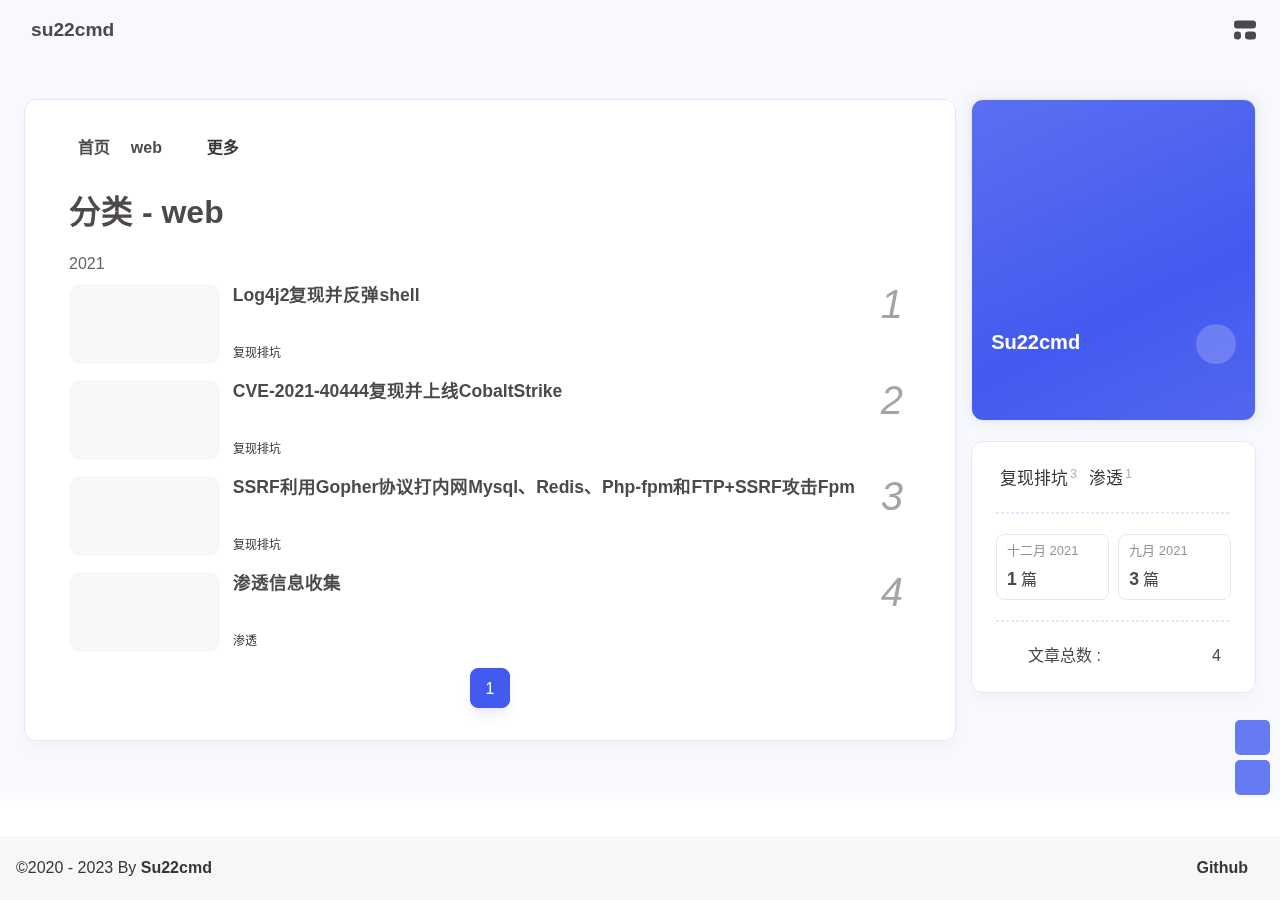
<file: categories/web/index.html>
<!DOCTYPE html><html lang="zh-CN" data-theme="light"><head><meta charset="UTF-8"><meta http-equiv="X-UA-Compatible" content="IE=edge"><meta name="viewport" content="width=device-width, initial-scale=1.0, user-scalable=no"><title>分类: web | su22cmd</title><meta name="author" content="Su22cmd"><meta name="copyright" content="Su22cmd"><meta name="format-detection" content="telephone=no"><meta name="theme-color" content="#f7f9fe"><meta name="mobile-web-app-capable" content="yes"><meta name="apple-touch-fullscreen" content="yes"><meta name="apple-mobile-web-app-title" content="分类: web"><meta name="application-name" content="分类: web"><meta name="apple-mobile-web-app-capable" content="yes"><meta name="apple-mobile-web-app-status-bar-style" content="#f7f9fe"><meta property="og:type" content="website"><meta property="og:title" content="分类: web"><meta property="og:url" content="http://example.com/categories/web/index.html"><meta property="og:site_name" content="su22cmd"><meta property="og:description"><meta property="og:locale" content="zh-CN"><meta property="og:image" content="http://example.com/img/touxiang2.jpg"><meta property="article:author" content="Su22cmd"><meta property="article:tag"><meta name="twitter:card" content="summary"><meta name="twitter:image" content="http://example.com/img/touxiang2.jpg"><meta name="description"><link rel="shortcut icon" href="/img/touxiang2.jpg"><link rel="canonical" href="http://example.com/categories/web/"><link rel="preconnect" href="//cdn.cbd.int"/><meta name="google-site-verification" content="xxx"/><meta name="baidu-site-verification" content="code-xxx"/><meta name="msvalidate.01" content="xxx"/><link rel="stylesheet" href="/css/index.css"><link rel="stylesheet" href="https://cdn.cbd.int/node-snackbar@0.1.16/dist/snackbar.min.css" media="print" onload="this.media='all'"><link rel="stylesheet" href="https://cdn.cbd.int/@fancyapps/ui@5.0.28/dist/fancybox/fancybox.css" media="print" onload="this.media='all'"><script>const GLOBAL_CONFIG = {
  linkPageTop: undefined,
  peoplecanvas: {"enable":true,"img":"https://upload-bbs.miyoushe.com/upload/2023/09/03/125766904/ee23df8517f3c3e3efc4145658269c06_5714860933110284659.png"},
  postHeadAiDescription: {"enable":true,"gptName":"AnZhiYu","mode":"local","switchBtn":false,"btnLink":"https://afdian.net/item/886a79d4db6711eda42a52540025c377","randomNum":3,"basicWordCount":1000,"key":"xxxx","Referer":"https://xx.xx/"},
  diytitle: undefined,
  LA51: undefined,
  greetingBox: undefined,
  twikooEnvId: '',
  commentBarrageConfig:undefined,
  root: '/',
  preloader: {"source":1},
  friends_vue_info: undefined,
  navMusic: true,
  mainTone: undefined,
  authorStatus: undefined,
  algolia: undefined,
  localSearch: undefined,
  translate: {"defaultEncoding":2,"translateDelay":0,"msgToTraditionalChinese":"繁","msgToSimplifiedChinese":"简","rightMenuMsgToTraditionalChinese":"转为繁体","rightMenuMsgToSimplifiedChinese":"转为简体"},
  noticeOutdate: undefined,
  highlight: {"plugin":"highlight.js","highlightCopy":true,"highlightLang":true,"highlightHeightLimit":330},
  copy: {
    success: '复制成功',
    error: '复制错误',
    noSupport: '浏览器不支持'
  },
  relativeDate: {
    homepage: false,
    simplehomepage: true,
    post: false
  },
  runtime: '',
  date_suffix: {
    just: '刚刚',
    min: '分钟前',
    hour: '小时前',
    day: '天前',
    month: '个月前'
  },
  copyright: {"copy":true,"copyrightEbable":false,"limitCount":50,"languages":{"author":"作者: Su22cmd","link":"链接: ","source":"来源: su22cmd","info":"著作权归作者所有。商业转载请联系作者获得授权，非商业转载请注明出处。","copySuccess":"复制成功，复制和转载请标注本文地址"}},
  lightbox: 'fancybox',
  Snackbar: {"chs_to_cht":"你已切换为繁体","cht_to_chs":"你已切换为简体","day_to_night":"你已切换为深色模式","night_to_day":"你已切换为浅色模式","bgLight":"#425AEF","bgDark":"#1f1f1f","position":"top-center"},
  source: {
    justifiedGallery: {
      js: 'https://cdn.cbd.int/flickr-justified-gallery@2.1.2/dist/fjGallery.min.js',
      css: 'https://cdn.cbd.int/flickr-justified-gallery@2.1.2/dist/fjGallery.css'
    }
  },
  isPhotoFigcaption: false,
  islazyload: true,
  isAnchor: false,
  shortcutKey: undefined,
  autoDarkmode: true
}</script><script id="config-diff">var GLOBAL_CONFIG_SITE = {
  configTitle: 'su22cmd',
  title: '分类: web',
  postAI: '',
  pageFillDescription: '',
  isPost: false,
  isHome: false,
  isHighlightShrink: false,
  isToc: false,
  postUpdate: '2023-12-30 10:44:55',
  postMainColor: '',
}</script><noscript><style type="text/css">
  #nav {
    opacity: 1
  }
  .justified-gallery img {
    opacity: 1
  }

  #recent-posts time,
  #post-meta time {
    display: inline !important
  }
</style></noscript><script>(win=>{
      win.saveToLocal = {
        set: (key, value, ttl) => {
          if (ttl === 0) return
          const now = Date.now()
          const expiry = now + ttl * 86400000
          const item = {
            value,
            expiry
          }
          localStorage.setItem(key, JSON.stringify(item))
        },
      
        get: key => {
          const itemStr = localStorage.getItem(key)
      
          if (!itemStr) {
            return undefined
          }
          const item = JSON.parse(itemStr)
          const now = Date.now()
      
          if (now > item.expiry) {
            localStorage.removeItem(key)
            return undefined
          }
          return item.value
        }
      }
    
      win.getScript = (url, attr = {}) => new Promise((resolve, reject) => {
        const script = document.createElement('script')
        script.src = url
        script.async = true
        script.onerror = reject
        script.onload = script.onreadystatechange = function() {
          const loadState = this.readyState
          if (loadState && loadState !== 'loaded' && loadState !== 'complete') return
          script.onload = script.onreadystatechange = null
          resolve()
        }

        Object.keys(attr).forEach(key => {
          script.setAttribute(key, attr[key])
        })

        document.head.appendChild(script)
      })
    
      win.getCSS = (url, id = false) => new Promise((resolve, reject) => {
        const link = document.createElement('link')
        link.rel = 'stylesheet'
        link.href = url
        if (id) link.id = id
        link.onerror = reject
        link.onload = link.onreadystatechange = function() {
          const loadState = this.readyState
          if (loadState && loadState !== 'loaded' && loadState !== 'complete') return
          link.onload = link.onreadystatechange = null
          resolve()
        }
        document.head.appendChild(link)
      })
    
      win.activateDarkMode = () => {
        document.documentElement.setAttribute('data-theme', 'dark')
        if (document.querySelector('meta[name="theme-color"]') !== null) {
          document.querySelector('meta[name="theme-color"]').setAttribute('content', '#18171d')
        }
      }
      win.activateLightMode = () => {
        document.documentElement.setAttribute('data-theme', 'light')
        if (document.querySelector('meta[name="theme-color"]') !== null) {
          document.querySelector('meta[name="theme-color"]').setAttribute('content', '#f7f9fe')
        }
      }
      const t = saveToLocal.get('theme')
    
          const isDarkMode = window.matchMedia('(prefers-color-scheme: dark)').matches
          const isLightMode = window.matchMedia('(prefers-color-scheme: light)').matches
          const isNotSpecified = window.matchMedia('(prefers-color-scheme: no-preference)').matches
          const hasNoSupport = !isDarkMode && !isLightMode && !isNotSpecified

          if (t === undefined) {
            if (isLightMode) activateLightMode()
            else if (isDarkMode) activateDarkMode()
            else if (isNotSpecified || hasNoSupport) {
              const now = new Date()
              const hour = now.getHours()
              const isNight = hour <= 6 || hour >= 18
              isNight ? activateDarkMode() : activateLightMode()
            }
            window.matchMedia('(prefers-color-scheme: dark)').addListener(e => {
              if (saveToLocal.get('theme') === undefined) {
                e.matches ? activateDarkMode() : activateLightMode()
              }
            })
          } else if (t === 'light') activateLightMode()
          else activateDarkMode()
        
      const asideStatus = saveToLocal.get('aside-status')
      if (asideStatus !== undefined) {
        if (asideStatus === 'hide') {
          document.documentElement.classList.add('hide-aside')
        } else {
          document.documentElement.classList.remove('hide-aside')
        }
      }
    
      const detectApple = () => {
        if(/iPad|iPhone|iPod|Macintosh/.test(navigator.userAgent)){
          document.documentElement.classList.add('apple')
        }
      }
      detectApple()
    })(window)</script><meta name="generator" content="Hexo 7.0.0"></head><body data-type="anzhiyu"><div id="web_bg"></div><div id="an_music_bg"></div><div id="loading-box" onclick="document.getElementById(&quot;loading-box&quot;).classList.add(&quot;loaded&quot;)"><div class="loading-bg"><img class="loading-img nolazyload" alt="加载头像" src="/img/touxiang2.jpg"/><div class="loading-image-dot"></div></div></div><script>const preloader = {
  endLoading: () => {
    document.getElementById('loading-box').classList.add("loaded");
  },
  initLoading: () => {
    document.getElementById('loading-box').classList.remove("loaded")
  }
}
window.addEventListener('load',()=> { preloader.endLoading() })
setTimeout(function(){preloader.endLoading();},10000)

if (true) {
  document.addEventListener('pjax:send', () => { preloader.initLoading() })
  document.addEventListener('pjax:complete', () => { preloader.endLoading() })
}</script><div class="page" id="body-wrap"><header class="not-top-img" id="page-header"><nav id="nav"><div id="nav-group"><span id="blog_name"><a id="site-name" href="/" accesskey="h"><div class="title">su22cmd</div><i class="anzhiyufont anzhiyu-icon-house-chimney"></i></a></span><div class="mask-name-container"><div id="name-container"><a id="page-name" href="javascript:anzhiyu.scrollToDest(0, 500)">PAGE_NAME</a></div></div><div id="menus"></div><div id="nav-right"><div class="nav-button" id="randomPost_button"><a class="site-page" onclick="toRandomPost()" title="随机前往一个文章" href="javascript:void(0);"><i class="anzhiyufont anzhiyu-icon-dice"></i></a></div><input id="center-console" type="checkbox"/><label class="widget" for="center-console" title="中控台" onclick="anzhiyu.switchConsole();"><i class="left"></i><i class="widget center"></i><i class="widget right"></i></label><div id="console"><div class="console-card-group-reward"><ul class="reward-all console-card"><li class="reward-item"><a href="/null" target="_blank"><img class="post-qr-code-img" alt="微信" src= "[data-uri]" onerror="this.onerror=null,this.src=&quot;/img/404.jpg&quot;" data-lazy-src="/null"/></a><div class="post-qr-code-desc">微信</div></li><li class="reward-item"><a href="/null" target="_blank"><img class="post-qr-code-img" alt="支付宝" src= "[data-uri]" onerror="this.onerror=null,this.src=&quot;/img/404.jpg&quot;" data-lazy-src="/null"/></a><div class="post-qr-code-desc">支付宝</div></li></ul></div><div class="console-card-group"><div class="console-card-group-left"><div class="console-card" id="card-newest-comments"><div class="card-content"><div class="author-content-item-tips">互动</div><span class="author-content-item-title"> 最新评论</span></div><div class="aside-list"><span>正在加载中...</span></div></div></div><div class="console-card-group-right"><div class="console-card tags"><div class="card-content"><div class="author-content-item-tips">兴趣点</div><span class="author-content-item-title">寻找你感兴趣的领域</span><div class="card-tags"><div class="item-headline"></div><div class="card-tag-cloud"><a href="/tags/%E5%A4%8D%E7%8E%B0%E6%8E%92%E5%9D%91/" style="font-size: 1.05rem;">复现排坑<sup>3</sup></a><a href="/tags/%E6%B8%97%E9%80%8F/" style="font-size: 1.05rem;">渗透<sup>1</sup></a></div></div><hr/></div></div><div class="console-card history"><div class="item-headline"><i class="anzhiyufont anzhiyu-icon-box-archiv"></i><span>文章</span></div><div class="card-archives"><div class="item-headline"><i class="anzhiyufont anzhiyu-icon-archive"></i><span>归档</span></div><ul class="card-archive-list"><li class="card-archive-list-item"><a class="card-archive-list-link" href="/archives/2021/12/"><span class="card-archive-list-date">十二月 2021</span><div class="card-archive-list-count-group"><span class="card-archive-list-count">1</span><span>篇</span></div></a></li><li class="card-archive-list-item"><a class="card-archive-list-link" href="/archives/2021/09/"><span class="card-archive-list-date">九月 2021</span><div class="card-archive-list-count-group"><span class="card-archive-list-count">3</span><span>篇</span></div></a></li></ul></div><hr/></div></div></div><div class="button-group"><div class="console-btn-item"><a class="darkmode_switchbutton" title="显示模式切换" href="javascript:void(0);"><i class="anzhiyufont anzhiyu-icon-moon"></i></a></div><div class="console-btn-item" id="consoleHideAside" onclick="anzhiyu.hideAsideBtn()" title="边栏显示控制"><a class="asideSwitch"><i class="anzhiyufont anzhiyu-icon-arrows-left-right"></i></a></div><div class="console-btn-item" id="consoleMusic" onclick="anzhiyu.musicToggle()" title="音乐开关"><a class="music-switch"><i class="anzhiyufont anzhiyu-icon-music"></i></a></div></div><div class="console-mask" onclick="anzhiyu.hideConsole()" href="javascript:void(0);"></div></div><div class="nav-button" id="nav-totop"><a class="totopbtn" href="javascript:void(0);"><i class="anzhiyufont anzhiyu-icon-arrow-up"></i><span id="percent" onclick="anzhiyu.scrollToDest(0,500)">0</span></a></div><div id="toggle-menu"><a class="site-page" href="javascript:void(0);" title="切换"><i class="anzhiyufont anzhiyu-icon-bars"></i></a></div></div></div></nav></header><main id="blog-container"><div class="layout" id="content-inner"><div id="category"><div id="catalog-bar"><i class="anzhiyufont anzhiyu-icon-shapes"></i><div id="catalog-list"><div class="catalog-list-item"><a href="/">首页</a></div>
    <div class="catalog-list-item" id="/categories/web/">
      <a href="/categories/web/">
        web
      </a>
    </div>
    </div><div class="category-bar-next" id="category-bar-next" onclick="anzhiyu.scrollCategoryBarToRight()"><i class="anzhiyufont anzhiyu-icon-angle-double-right"></i></div><a class="catalog-more" href="/categories/">更多</a></div><div class="article-sort-title">分类 - web</div><div class="article-sort"><div class="article-sort-item year"><span>2021</span></div><div class="article-sort-item"><a class="article-sort-item-img" href="/2021/12/17/Log4j2%E5%A4%8D%E7%8E%B0%E5%B9%B6%E5%8F%8D%E5%BC%B9shell/" title="Log4j2复现并反弹shell"><img src= "[data-uri]" onerror="this.onerror=null,this.src=&quot;/img/404.jpg&quot;" data-lazy-src="/./images/Log4j2%E5%A4%8D%E7%8E%B0%E5%B9%B6%E5%8F%8D%E5%BC%B9shell/log4j2dnslog.JPG" alt="Log4j2复现并反弹shell" onerror="this.onerror=null;this.src='/img/404.jpg'"></a><div class="article-sort-item-info"><a class="article-sort-item-title" href="/2021/12/17/Log4j2%E5%A4%8D%E7%8E%B0%E5%B9%B6%E5%8F%8D%E5%BC%B9shell/" title="Log4j2复现并反弹shell">Log4j2复现并反弹shell</a><span class="article-sort-item-index">1</span><div class="article-meta-wrap"><span class="article-sort-item-tags"><a class="article-meta__tags" href="/tags/%E5%A4%8D%E7%8E%B0%E6%8E%92%E5%9D%91/" tabindex="-1"> <span> <i class="anzhiyufont anzhiyu-icon-hashtag"></i>复现排坑</span></a></span><div class="article-sort-item-time"><i class="anzhiyufont anzhiyu-icon-calendar-alt"></i><time class="post-meta-date-created" datetime="2021-12-17T07:51:07.000Z" title="发表于 2021-12-17 15:51:07">2021-12-17</time></div></div></div></div><div class="article-sort-item"><a class="article-sort-item-img" href="/2021/09/19/CVE-2021-40444%E5%A4%8D%E7%8E%B0%E5%B9%B6%E4%B8%8A%E7%BA%BFCobaltStrike/" title="CVE-2021-40444复现并上线CobaltStrike"><img src= "[data-uri]" onerror="this.onerror=null,this.src=&quot;/img/404.jpg&quot;" data-lazy-src="/./images/CVE-2021-40444%E5%A4%8D%E7%8E%B0%E5%B9%B6%E4%B8%8A%E7%BA%BFCobaltStrike/1.jpg" alt="CVE-2021-40444复现并上线CobaltStrike" onerror="this.onerror=null;this.src='/img/404.jpg'"></a><div class="article-sort-item-info"><a class="article-sort-item-title" href="/2021/09/19/CVE-2021-40444%E5%A4%8D%E7%8E%B0%E5%B9%B6%E4%B8%8A%E7%BA%BFCobaltStrike/" title="CVE-2021-40444复现并上线CobaltStrike">CVE-2021-40444复现并上线CobaltStrike</a><span class="article-sort-item-index">2</span><div class="article-meta-wrap"><span class="article-sort-item-tags"><a class="article-meta__tags" href="/tags/%E5%A4%8D%E7%8E%B0%E6%8E%92%E5%9D%91/" tabindex="-1"> <span> <i class="anzhiyufont anzhiyu-icon-hashtag"></i>复现排坑</span></a></span><div class="article-sort-item-time"><i class="anzhiyufont anzhiyu-icon-calendar-alt"></i><time class="post-meta-date-created" datetime="2021-09-19T03:32:16.000Z" title="发表于 2021-09-19 11:32:16">2021-09-19</time></div></div></div></div><div class="article-sort-item"><a class="article-sort-item-img" href="/2021/09/18/SSRF%E5%88%A9%E7%94%A8Gopher%E5%8D%8F%E8%AE%AE%E6%89%93%E5%86%85%E7%BD%91Mysql%E3%80%81Redis%E3%80%81Php-fpm%E5%92%8CFTP+SSRF%E6%94%BB%E5%87%BBFpm/" title="SSRF利用Gopher协议打内网Mysql、Redis、Php-fpm和FTP+SSRF攻击Fpm"><img src= "[data-uri]" onerror="this.onerror=null,this.src=&quot;/img/404.jpg&quot;" data-lazy-src="/./images/SSRF%E5%88%A9%E7%94%A8Gopher%E5%8D%8F%E8%AE%AE%E6%89%93%E5%86%85%E7%BD%91mysql%E3%80%81redis%E3%80%81php-fpm/1.jpg" alt="SSRF利用Gopher协议打内网Mysql、Redis、Php-fpm和FTP+SSRF攻击Fpm" onerror="this.onerror=null;this.src='/img/404.jpg'"></a><div class="article-sort-item-info"><a class="article-sort-item-title" href="/2021/09/18/SSRF%E5%88%A9%E7%94%A8Gopher%E5%8D%8F%E8%AE%AE%E6%89%93%E5%86%85%E7%BD%91Mysql%E3%80%81Redis%E3%80%81Php-fpm%E5%92%8CFTP+SSRF%E6%94%BB%E5%87%BBFpm/" title="SSRF利用Gopher协议打内网Mysql、Redis、Php-fpm和FTP+SSRF攻击Fpm">SSRF利用Gopher协议打内网Mysql、Redis、Php-fpm和FTP+SSRF攻击Fpm</a><span class="article-sort-item-index">3</span><div class="article-meta-wrap"><span class="article-sort-item-tags"><a class="article-meta__tags" href="/tags/%E5%A4%8D%E7%8E%B0%E6%8E%92%E5%9D%91/" tabindex="-1"> <span> <i class="anzhiyufont anzhiyu-icon-hashtag"></i>复现排坑</span></a></span><div class="article-sort-item-time"><i class="anzhiyufont anzhiyu-icon-calendar-alt"></i><time class="post-meta-date-created" datetime="2021-09-18T08:52:09.000Z" title="发表于 2021-09-18 16:52:09">2021-09-18</time></div></div></div></div><div class="article-sort-item"><a class="article-sort-item-img" href="/2021/09/15/%E6%B8%97%E9%80%8F%E4%BF%A1%E6%81%AF%E6%94%B6%E9%9B%86/" title="渗透信息收集"><img src= "[data-uri]" onerror="this.onerror=null,this.src=&quot;/img/404.jpg&quot;" data-lazy-src="/./images/%E6%B8%97%E9%80%8F%E4%BF%A1%E6%81%AF%E6%94%B6%E9%9B%86_images/1.jpg" alt="渗透信息收集" onerror="this.onerror=null;this.src='/img/404.jpg'"></a><div class="article-sort-item-info"><a class="article-sort-item-title" href="/2021/09/15/%E6%B8%97%E9%80%8F%E4%BF%A1%E6%81%AF%E6%94%B6%E9%9B%86/" title="渗透信息收集">渗透信息收集</a><span class="article-sort-item-index">4</span><div class="article-meta-wrap"><span class="article-sort-item-tags"><a class="article-meta__tags" href="/tags/%E6%B8%97%E9%80%8F/" tabindex="-1"> <span> <i class="anzhiyufont anzhiyu-icon-hashtag"></i>渗透</span></a></span><div class="article-sort-item-time"><i class="anzhiyufont anzhiyu-icon-calendar-alt"></i><time class="post-meta-date-created" datetime="2021-09-15T11:43:35.000Z" title="发表于 2021-09-15 19:43:35">2021-09-15</time></div></div></div></div></div><nav id="pagination"><div class="pagination"><span class="page-number current">1</span></div></nav></div><div class="aside-content" id="aside-content"><div class="card-widget card-info"><div class="card-content"><div class="author-info-avatar"><img class="avatar-img" src= "[data-uri]" onerror="this.onerror=null,this.src=&quot;/img/404.jpg&quot;" data-lazy-src="/img/touxiang2.jpg" onerror="this.onerror=null;this.src='/img/friend_404.gif'" alt="avatar"/></div><div class="author-info__description"></div><div class="author-info__bottom-group"><a class="author-info__bottom-group-left" href="/"><h1 class="author-info__name">Su22cmd</h1><div class="author-info__desc"></div></a><div class="card-info-social-icons is-center"><a class="social-icon faa-parent animated-hover" href="https://github.com/su22cmd" target="_blank" title="Github"><i class="anzhiyufont anzhiyu-icon-github"></i></a></div></div></div></div><div class="sticky_layout"><div class="card-widget"><div class="card-tags"><div class="item-headline"></div><div class="card-tag-cloud"><a href="/tags/%E5%A4%8D%E7%8E%B0%E6%8E%92%E5%9D%91/" style="font-size: 1.05rem;">复现排坑<sup>3</sup></a><a href="/tags/%E6%B8%97%E9%80%8F/" style="font-size: 1.05rem;">渗透<sup>1</sup></a></div></div><hr/><div class="card-archives"><div class="item-headline"><i class="anzhiyufont anzhiyu-icon-archive"></i><span>归档</span></div><ul class="card-archive-list"><li class="card-archive-list-item"><a class="card-archive-list-link" href="/archives/2021/12/"><span class="card-archive-list-date">十二月 2021</span><div class="card-archive-list-count-group"><span class="card-archive-list-count">1</span><span>篇</span></div></a></li><li class="card-archive-list-item"><a class="card-archive-list-link" href="/archives/2021/09/"><span class="card-archive-list-date">九月 2021</span><div class="card-archive-list-count-group"><span class="card-archive-list-count">3</span><span>篇</span></div></a></li></ul></div><hr/><div class="card-webinfo"><div class="item-headline"><i class="anzhiyufont anzhiyu-icon-chart-line"></i><span>网站资讯</span></div><div class="webinfo"><div class="webinfo-item"><div class="webinfo-item-title"><i class="anzhiyufont anzhiyu-icon-file-lines"></i><div class="item-name">文章总数 :</div></div><div class="item-count">4</div></div></div></div></div></div></div></div></main><footer id="footer"><div id="footer-wrap"></div><div id="footer-bar"><div class="footer-bar-links"><div class="footer-bar-left"><div id="footer-bar-tips"><div class="copyright">&copy;2020 - 2023 By <a class="footer-bar-link" href="/" title="Su22cmd" target="_blank">Su22cmd</a></div></div><div id="footer-type-tips"></div></div><div class="footer-bar-right"><a class="footer-bar-link" target="_blank" rel="noopener" href="https://github.com/su22cmd" title="Github">Github</a></div></div></div></footer></div><div id="sidebar"><div id="menu-mask"></div><div id="sidebar-menus"><div class="sidebar-site-data site-data is-center"><a href="/archives/" title="archive"><div class="headline">文章</div><div class="length-num">4</div></a><a href="/tags/" title="tag"><div class="headline">标签</div><div class="length-num">2</div></a><a href="/categories/" title="category"><div class="headline">分类</div><div class="length-num">1</div></a></div><span class="sidebar-menu-item-title">功能</span><div class="sidebar-menu-item"><a class="darkmode_switchbutton menu-child" href="javascript:void(0);" title="显示模式"><i class="anzhiyufont anzhiyu-icon-circle-half-stroke"></i><span>显示模式</span></a></div><div class="back-menu-list-groups"><div class="back-menu-list-group"><div class="back-menu-list-title">网页</div><div class="back-menu-list"><a class="back-menu-item" target="_blank" rel="noopener" href="https://blog.anheyu.com/" title="博客"><img class="back-menu-item-icon" alt="博客"/><span class="back-menu-item-text">博客</span></a></div></div><div class="back-menu-list-group"><div class="back-menu-list-title">项目</div><div class="back-menu-list"><a class="back-menu-item" target="_blank" rel="noopener" href="https://image.anheyu.com/" title="安知鱼图床"><img class="back-menu-item-icon" src= "[data-uri]" onerror="this.onerror=null,this.src=&quot;/img/404.jpg&quot;" data-lazy-src="https://image.anheyu.com/favicon.ico" alt="安知鱼图床"/><span class="back-menu-item-text">安知鱼图床</span></a></div></div></div><span class="sidebar-menu-item-title">标签</span><div class="card-tags"><div class="item-headline"></div><div class="card-tag-cloud"><a href="/tags/%E5%A4%8D%E7%8E%B0%E6%8E%92%E5%9D%91/" style="font-size: 0.88rem;">复现排坑<sup>3</sup></a><a href="/tags/%E6%B8%97%E9%80%8F/" style="font-size: 0.88rem;">渗透<sup>1</sup></a></div></div><hr/></div></div><div id="rightside"><div id="rightside-config-hide"><button id="translateLink" type="button" title="简繁转换">繁</button><button id="darkmode" type="button" title="浅色和深色模式转换"><i class="anzhiyufont anzhiyu-icon-circle-half-stroke"></i></button><button id="hide-aside-btn" type="button" title="单栏和双栏切换"><i class="anzhiyufont anzhiyu-icon-arrows-left-right"></i></button></div><div id="rightside-config-show"><button id="rightside-config" type="button" title="设置"><i class="anzhiyufont anzhiyu-icon-gear"></i></button><button id="go-up" type="button" title="回到顶部"><i class="anzhiyufont anzhiyu-icon-arrow-up"></i></button></div></div><div id="nav-music"><a id="nav-music-hoverTips" onclick="anzhiyu.musicToggle()" accesskey="m">播放音乐</a><div id="console-music-bg"></div><meting-js id="8152976493" server="netease" type="playlist" mutex="true" preload="none" theme="var(--anzhiyu-main)" data-lrctype="0" order="random" volume="0.7"></meting-js></div><div id="rightMenu"><div class="rightMenu-group rightMenu-small"><div class="rightMenu-item" id="menu-backward"><i class="anzhiyufont anzhiyu-icon-arrow-left"></i></div><div class="rightMenu-item" id="menu-forward"><i class="anzhiyufont anzhiyu-icon-arrow-right"></i></div><div class="rightMenu-item" id="menu-refresh"><i class="anzhiyufont anzhiyu-icon-arrow-rotate-right" style="font-size: 1rem;"></i></div><div class="rightMenu-item" id="menu-top"><i class="anzhiyufont anzhiyu-icon-arrow-up"></i></div></div><div class="rightMenu-group rightMenu-line rightMenuPlugin"><div class="rightMenu-item" id="menu-copytext"><i class="anzhiyufont anzhiyu-icon-copy"></i><span>复制选中文本</span></div><div class="rightMenu-item" id="menu-pastetext"><i class="anzhiyufont anzhiyu-icon-paste"></i><span>粘贴文本</span></div><a class="rightMenu-item" id="menu-commenttext"><i class="anzhiyufont anzhiyu-icon-comment-medical"></i><span>引用到评论</span></a><div class="rightMenu-item" id="menu-newwindow"><i class="anzhiyufont anzhiyu-icon-window-restore"></i><span>新窗口打开</span></div><div class="rightMenu-item" id="menu-copylink"><i class="anzhiyufont anzhiyu-icon-link"></i><span>复制链接地址</span></div><div class="rightMenu-item" id="menu-copyimg"><i class="anzhiyufont anzhiyu-icon-images"></i><span>复制此图片</span></div><div class="rightMenu-item" id="menu-downloadimg"><i class="anzhiyufont anzhiyu-icon-download"></i><span>下载此图片</span></div><div class="rightMenu-item" id="menu-newwindowimg"><i class="anzhiyufont anzhiyu-icon-window-restore"></i><span>新窗口打开图片</span></div><div class="rightMenu-item" id="menu-search"><i class="anzhiyufont anzhiyu-icon-magnifying-glass"></i><span>站内搜索</span></div><div class="rightMenu-item" id="menu-searchBaidu"><i class="anzhiyufont anzhiyu-icon-magnifying-glass"></i><span>百度搜索</span></div><div class="rightMenu-item" id="menu-music-toggle"><i class="anzhiyufont anzhiyu-icon-play"></i><span>播放音乐</span></div><div class="rightMenu-item" id="menu-music-back"><i class="anzhiyufont anzhiyu-icon-backward"></i><span>切换到上一首</span></div><div class="rightMenu-item" id="menu-music-forward"><i class="anzhiyufont anzhiyu-icon-forward"></i><span>切换到下一首</span></div><div class="rightMenu-item" id="menu-music-playlist" onclick="window.open(&quot;https://y.qq.com/n/ryqq/playlist/3020653514&quot;, &quot;_blank&quot;);" style="display: none;"><i class="anzhiyufont anzhiyu-icon-radio"></i><span>查看所有歌曲</span></div><div class="rightMenu-item" id="menu-music-copyMusicName"><i class="anzhiyufont anzhiyu-icon-copy"></i><span>复制歌名</span></div></div><div class="rightMenu-group rightMenu-line rightMenuOther"><a class="rightMenu-item menu-link" id="menu-randomPost"><i class="anzhiyufont anzhiyu-icon-shuffle"></i><span>随便逛逛</span></a><a class="rightMenu-item menu-link" href="/categories/"><i class="anzhiyufont anzhiyu-icon-cube"></i><span>博客分类</span></a><a class="rightMenu-item menu-link" href="/tags/"><i class="anzhiyufont anzhiyu-icon-tags"></i><span>文章标签</span></a></div><div class="rightMenu-group rightMenu-line rightMenuOther"><a class="rightMenu-item" id="menu-copy" href="javascript:void(0);"><i class="anzhiyufont anzhiyu-icon-copy"></i><span>复制地址</span></a><a class="rightMenu-item" id="menu-commentBarrage" href="javascript:void(0);"><i class="anzhiyufont anzhiyu-icon-message"></i><span class="menu-commentBarrage-text">关闭热评</span></a><a class="rightMenu-item" id="menu-darkmode" href="javascript:void(0);"><i class="anzhiyufont anzhiyu-icon-circle-half-stroke"></i><span class="menu-darkmode-text">深色模式</span></a><a class="rightMenu-item" id="menu-translate" href="javascript:void(0);"><i class="anzhiyufont anzhiyu-icon-language"></i><span>轉為繁體</span></a></div></div><div id="rightmenu-mask"></div><div><script src="/js/utils.js"></script><script src="/js/main.js"></script><script src="/js/tw_cn.js"></script><script src="https://cdn.cbd.int/@fancyapps/ui@5.0.28/dist/fancybox/fancybox.umd.js"></script><script src="https://cdn.cbd.int/instant.page@5.2.0/instantpage.js" type="module"></script><script src="https://cdn.cbd.int/vanilla-lazyload@17.8.5/dist/lazyload.iife.min.js"></script><script src="https://cdn.cbd.int/node-snackbar@0.1.16/dist/snackbar.min.js"></script><canvas id="universe"></canvas><script async src="https://npm.elemecdn.com/anzhiyu-theme-static@1.0.0/dark/dark.js"></script><script>// 消除控制台打印
var HoldLog = console.log;
console.log = function () {};
let now1 = new Date();
queueMicrotask(() => {
  const Log = function () {
    HoldLog.apply(console, arguments);
  }; //在恢复前输出日志
  const grt = new Date("04/01/2021 00:00:00"); //此处修改你的建站时间或者网站上线时间
  now1.setTime(now1.getTime() + 250);
  const days = (now1 - grt) / 1000 / 60 / 60 / 24;
  const dnum = Math.floor(days);
  const ascll = [
    `欢迎使用安知鱼!`,
    `生活明朗, 万物可爱`,
    `
        
       █████╗ ███╗   ██╗███████╗██╗  ██╗██╗██╗   ██╗██╗   ██╗
      ██╔══██╗████╗  ██║╚══███╔╝██║  ██║██║╚██╗ ██╔╝██║   ██║
      ███████║██╔██╗ ██║  ███╔╝ ███████║██║ ╚████╔╝ ██║   ██║
      ██╔══██║██║╚██╗██║ ███╔╝  ██╔══██║██║  ╚██╔╝  ██║   ██║
      ██║  ██║██║ ╚████║███████╗██║  ██║██║   ██║   ╚██████╔╝
      ╚═╝  ╚═╝╚═╝  ╚═══╝╚══════╝╚═╝  ╚═╝╚═╝   ╚═╝    ╚═════╝
        
        `,
    "已上线",
    dnum,
    "天",
    "©2020 By 安知鱼 V1.6.12",
  ];
  const ascll2 = [`NCC2-036`, `调用前置摄像头拍照成功，识别为【小笨蛋】.`, `Photo captured: `, `🤪`];

  setTimeout(
    Log.bind(
      console,
      `\n%c${ascll[0]} %c ${ascll[1]} %c ${ascll[2]} %c${ascll[3]}%c ${ascll[4]}%c ${ascll[5]}\n\n%c ${ascll[6]}\n`,
      "color:#425AEF",
      "",
      "color:#425AEF",
      "color:#425AEF",
      "",
      "color:#425AEF",
      ""
    )
  );
  setTimeout(
    Log.bind(
      console,
      `%c ${ascll2[0]} %c ${ascll2[1]} %c \n${ascll2[2]} %c\n${ascll2[3]}\n`,
      "color:white; background-color:#4fd953",
      "",
      "",
      'background:url("https://npm.elemecdn.com/anzhiyu-blog@1.1.6/img/post/common/tinggge.gif") no-repeat;font-size:450%'
    )
  );

  setTimeout(Log.bind(console, "%c WELCOME %c 你好，小笨蛋.", "color:white; background-color:#4f90d9", ""));

  setTimeout(
    console.warn.bind(
      console,
      "%c ⚡ Powered by 安知鱼 %c 你正在访问 Su22cmd 的博客.",
      "color:white; background-color:#f0ad4e",
      ""
    )
  );

  setTimeout(Log.bind(console, "%c W23-12 %c 你已打开控制台.", "color:white; background-color:#4f90d9", ""));

  setTimeout(
    console.warn.bind(console, "%c S013-782 %c 你现在正处于监控中.", "color:white; background-color:#d9534f", "")
  );
});</script><script async src="/anzhiyu/random.js"></script><div class="js-pjax"><input type="hidden" name="page-type" id="page-type" value="categories"></div><script>var visitorMail = "";
</script><script async data-pjax src="https://cdn.cbd.int/anzhiyu-theme-static@1.0.0/waterfall/waterfall.js"></script><script src="https://lf3-cdn-tos.bytecdntp.com/cdn/expire-1-M/qrcodejs/1.0.0/qrcode.min.js"></script><script src="/js/anzhiyu/right_click_menu.js"></script><link rel="stylesheet" href="https://cdn.cbd.int/anzhiyu-theme-static@1.1.9/icon/ali_iconfont_css.css"><link rel="stylesheet" href="https://cdn.cbd.int/anzhiyu-theme-static@1.0.0/aplayer/APlayer.min.css" media="print" onload="this.media='all'"><script src="https://cdn.cbd.int/anzhiyu-blog-static@1.0.1/js/APlayer.min.js"></script><script src="https://cdn.cbd.int/hexo-anzhiyu-music@1.0.1/assets/js/Meting2.min.js"></script><script src="https://cdn.cbd.int/pjax@0.2.8/pjax.min.js"></script><script>let pjaxSelectors = ["head > title","#config-diff","#body-wrap","#rightside-config-hide","#rightside-config-show",".js-pjax"]
var pjax = new Pjax({
  elements: 'a:not([target="_blank"])',
  selectors: pjaxSelectors,
  cacheBust: false,
  analytics: false,
  scrollRestoration: false
})

document.addEventListener('pjax:send', function () {
  // removeEventListener scroll 
  anzhiyu.removeGlobalFnEvent('pjax')
  anzhiyu.removeGlobalFnEvent('themeChange')

  document.getElementById('rightside').classList.remove('rightside-show')
  
  if (window.aplayers) {
    for (let i = 0; i < window.aplayers.length; i++) {
      if (!window.aplayers[i].options.fixed) {
        window.aplayers[i].destroy()
      }
    }
  }

  typeof typed === 'object' && typed.destroy()

  //reset readmode
  const $bodyClassList = document.body.classList
  $bodyClassList.contains('read-mode') && $bodyClassList.remove('read-mode')
})

document.addEventListener('pjax:complete', function () {
  window.refreshFn()

  document.querySelectorAll('script[data-pjax]').forEach(item => {
    const newScript = document.createElement('script')
    const content = item.text || item.textContent || item.innerHTML || ""
    Array.from(item.attributes).forEach(attr => newScript.setAttribute(attr.name, attr.value))
    newScript.appendChild(document.createTextNode(content))
    item.parentNode.replaceChild(newScript, item)
  })

  GLOBAL_CONFIG.islazyload && window.lazyLoadInstance.update()

  typeof panguInit === 'function' && panguInit()

  // google analytics
  typeof gtag === 'function' && gtag('config', '', {'page_path': window.location.pathname});

  // baidu analytics
  typeof _hmt === 'object' && _hmt.push(['_trackPageview',window.location.pathname]);

  typeof loadMeting === 'function' && document.getElementsByClassName('aplayer').length && loadMeting()

  // prismjs
  typeof Prism === 'object' && Prism.highlightAll()
})

document.addEventListener('pjax:error', e => {
  if (e.request.status === 404) {
    pjax.loadUrl('/404.html')
  }
})</script><script charset="UTF-8" src="https://cdn.cbd.int/anzhiyu-theme-static@1.1.5/accesskey/accesskey.js"></script></div><div id="popup-window"><div class="popup-window-title">通知</div><div class="popup-window-divider"></div><div class="popup-window-content"><div class="popup-tip">你好呀</div><div class="popup-link"><i class="anzhiyufont anzhiyu-icon-arrow-circle-right"></i></div></div></div></body></html>
</file>
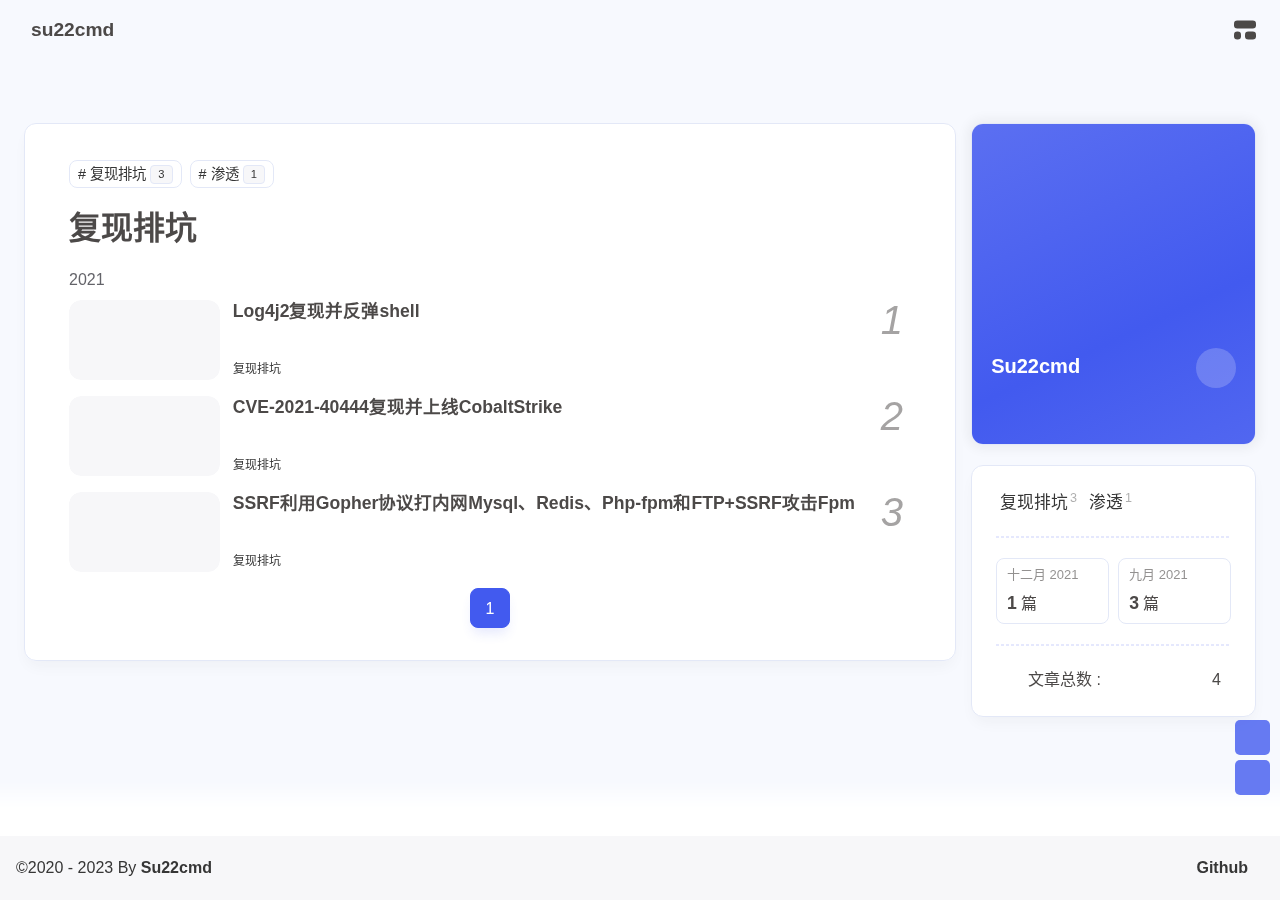
<file: tags/复现排坑/index.html>
<!DOCTYPE html><html lang="zh-CN" data-theme="light"><head><meta charset="UTF-8"><meta http-equiv="X-UA-Compatible" content="IE=edge"><meta name="viewport" content="width=device-width, initial-scale=1.0, user-scalable=no"><title>标签: 复现排坑 | su22cmd</title><meta name="author" content="Su22cmd"><meta name="copyright" content="Su22cmd"><meta name="format-detection" content="telephone=no"><meta name="theme-color" content="#f7f9fe"><meta name="mobile-web-app-capable" content="yes"><meta name="apple-touch-fullscreen" content="yes"><meta name="apple-mobile-web-app-title" content="标签: 复现排坑"><meta name="application-name" content="标签: 复现排坑"><meta name="apple-mobile-web-app-capable" content="yes"><meta name="apple-mobile-web-app-status-bar-style" content="#f7f9fe"><meta property="og:type" content="website"><meta property="og:title" content="标签: 复现排坑"><meta property="og:url" content="http://example.com/tags/%E5%A4%8D%E7%8E%B0%E6%8E%92%E5%9D%91/index.html"><meta property="og:site_name" content="su22cmd"><meta property="og:description"><meta property="og:locale" content="zh-CN"><meta property="og:image" content="http://example.com/img/touxiang2.jpg"><meta property="article:author" content="Su22cmd"><meta property="article:tag"><meta name="twitter:card" content="summary"><meta name="twitter:image" content="http://example.com/img/touxiang2.jpg"><meta name="description"><link rel="shortcut icon" href="/img/touxiang2.jpg"><link rel="canonical" href="http://example.com/tags/%E5%A4%8D%E7%8E%B0%E6%8E%92%E5%9D%91/"><link rel="preconnect" href="//cdn.cbd.int"/><meta name="google-site-verification" content="xxx"/><meta name="baidu-site-verification" content="code-xxx"/><meta name="msvalidate.01" content="xxx"/><link rel="stylesheet" href="/css/index.css"><link rel="stylesheet" href="https://cdn.cbd.int/node-snackbar@0.1.16/dist/snackbar.min.css" media="print" onload="this.media='all'"><link rel="stylesheet" href="https://cdn.cbd.int/@fancyapps/ui@5.0.28/dist/fancybox/fancybox.css" media="print" onload="this.media='all'"><script>const GLOBAL_CONFIG = {
  linkPageTop: undefined,
  peoplecanvas: {"enable":true,"img":"https://upload-bbs.miyoushe.com/upload/2023/09/03/125766904/ee23df8517f3c3e3efc4145658269c06_5714860933110284659.png"},
  postHeadAiDescription: {"enable":true,"gptName":"AnZhiYu","mode":"local","switchBtn":false,"btnLink":"https://afdian.net/item/886a79d4db6711eda42a52540025c377","randomNum":3,"basicWordCount":1000,"key":"xxxx","Referer":"https://xx.xx/"},
  diytitle: undefined,
  LA51: undefined,
  greetingBox: undefined,
  twikooEnvId: '',
  commentBarrageConfig:undefined,
  root: '/',
  preloader: {"source":1},
  friends_vue_info: undefined,
  navMusic: true,
  mainTone: undefined,
  authorStatus: undefined,
  algolia: undefined,
  localSearch: undefined,
  translate: {"defaultEncoding":2,"translateDelay":0,"msgToTraditionalChinese":"繁","msgToSimplifiedChinese":"简","rightMenuMsgToTraditionalChinese":"转为繁体","rightMenuMsgToSimplifiedChinese":"转为简体"},
  noticeOutdate: undefined,
  highlight: {"plugin":"highlight.js","highlightCopy":true,"highlightLang":true,"highlightHeightLimit":330},
  copy: {
    success: '复制成功',
    error: '复制错误',
    noSupport: '浏览器不支持'
  },
  relativeDate: {
    homepage: false,
    simplehomepage: true,
    post: false
  },
  runtime: '',
  date_suffix: {
    just: '刚刚',
    min: '分钟前',
    hour: '小时前',
    day: '天前',
    month: '个月前'
  },
  copyright: {"copy":true,"copyrightEbable":false,"limitCount":50,"languages":{"author":"作者: Su22cmd","link":"链接: ","source":"来源: su22cmd","info":"著作权归作者所有。商业转载请联系作者获得授权，非商业转载请注明出处。","copySuccess":"复制成功，复制和转载请标注本文地址"}},
  lightbox: 'fancybox',
  Snackbar: {"chs_to_cht":"你已切换为繁体","cht_to_chs":"你已切换为简体","day_to_night":"你已切换为深色模式","night_to_day":"你已切换为浅色模式","bgLight":"#425AEF","bgDark":"#1f1f1f","position":"top-center"},
  source: {
    justifiedGallery: {
      js: 'https://cdn.cbd.int/flickr-justified-gallery@2.1.2/dist/fjGallery.min.js',
      css: 'https://cdn.cbd.int/flickr-justified-gallery@2.1.2/dist/fjGallery.css'
    }
  },
  isPhotoFigcaption: false,
  islazyload: true,
  isAnchor: false,
  shortcutKey: undefined,
  autoDarkmode: true
}</script><script id="config-diff">var GLOBAL_CONFIG_SITE = {
  configTitle: 'su22cmd',
  title: '标签: 复现排坑',
  postAI: '',
  pageFillDescription: '',
  isPost: false,
  isHome: false,
  isHighlightShrink: false,
  isToc: false,
  postUpdate: '2023-12-30 10:44:55',
  postMainColor: '',
}</script><noscript><style type="text/css">
  #nav {
    opacity: 1
  }
  .justified-gallery img {
    opacity: 1
  }

  #recent-posts time,
  #post-meta time {
    display: inline !important
  }
</style></noscript><script>(win=>{
      win.saveToLocal = {
        set: (key, value, ttl) => {
          if (ttl === 0) return
          const now = Date.now()
          const expiry = now + ttl * 86400000
          const item = {
            value,
            expiry
          }
          localStorage.setItem(key, JSON.stringify(item))
        },
      
        get: key => {
          const itemStr = localStorage.getItem(key)
      
          if (!itemStr) {
            return undefined
          }
          const item = JSON.parse(itemStr)
          const now = Date.now()
      
          if (now > item.expiry) {
            localStorage.removeItem(key)
            return undefined
          }
          return item.value
        }
      }
    
      win.getScript = (url, attr = {}) => new Promise((resolve, reject) => {
        const script = document.createElement('script')
        script.src = url
        script.async = true
        script.onerror = reject
        script.onload = script.onreadystatechange = function() {
          const loadState = this.readyState
          if (loadState && loadState !== 'loaded' && loadState !== 'complete') return
          script.onload = script.onreadystatechange = null
          resolve()
        }

        Object.keys(attr).forEach(key => {
          script.setAttribute(key, attr[key])
        })

        document.head.appendChild(script)
      })
    
      win.getCSS = (url, id = false) => new Promise((resolve, reject) => {
        const link = document.createElement('link')
        link.rel = 'stylesheet'
        link.href = url
        if (id) link.id = id
        link.onerror = reject
        link.onload = link.onreadystatechange = function() {
          const loadState = this.readyState
          if (loadState && loadState !== 'loaded' && loadState !== 'complete') return
          link.onload = link.onreadystatechange = null
          resolve()
        }
        document.head.appendChild(link)
      })
    
      win.activateDarkMode = () => {
        document.documentElement.setAttribute('data-theme', 'dark')
        if (document.querySelector('meta[name="theme-color"]') !== null) {
          document.querySelector('meta[name="theme-color"]').setAttribute('content', '#18171d')
        }
      }
      win.activateLightMode = () => {
        document.documentElement.setAttribute('data-theme', 'light')
        if (document.querySelector('meta[name="theme-color"]') !== null) {
          document.querySelector('meta[name="theme-color"]').setAttribute('content', '#f7f9fe')
        }
      }
      const t = saveToLocal.get('theme')
    
          const isDarkMode = window.matchMedia('(prefers-color-scheme: dark)').matches
          const isLightMode = window.matchMedia('(prefers-color-scheme: light)').matches
          const isNotSpecified = window.matchMedia('(prefers-color-scheme: no-preference)').matches
          const hasNoSupport = !isDarkMode && !isLightMode && !isNotSpecified

          if (t === undefined) {
            if (isLightMode) activateLightMode()
            else if (isDarkMode) activateDarkMode()
            else if (isNotSpecified || hasNoSupport) {
              const now = new Date()
              const hour = now.getHours()
              const isNight = hour <= 6 || hour >= 18
              isNight ? activateDarkMode() : activateLightMode()
            }
            window.matchMedia('(prefers-color-scheme: dark)').addListener(e => {
              if (saveToLocal.get('theme') === undefined) {
                e.matches ? activateDarkMode() : activateLightMode()
              }
            })
          } else if (t === 'light') activateLightMode()
          else activateDarkMode()
        
      const asideStatus = saveToLocal.get('aside-status')
      if (asideStatus !== undefined) {
        if (asideStatus === 'hide') {
          document.documentElement.classList.add('hide-aside')
        } else {
          document.documentElement.classList.remove('hide-aside')
        }
      }
    
      const detectApple = () => {
        if(/iPad|iPhone|iPod|Macintosh/.test(navigator.userAgent)){
          document.documentElement.classList.add('apple')
        }
      }
      detectApple()
    })(window)</script><meta name="generator" content="Hexo 7.0.0"></head><body data-type="anzhiyu"><div id="web_bg"></div><div id="an_music_bg"></div><div id="loading-box" onclick="document.getElementById(&quot;loading-box&quot;).classList.add(&quot;loaded&quot;)"><div class="loading-bg"><img class="loading-img nolazyload" alt="加载头像" src="/img/touxiang2.jpg"/><div class="loading-image-dot"></div></div></div><script>const preloader = {
  endLoading: () => {
    document.getElementById('loading-box').classList.add("loaded");
  },
  initLoading: () => {
    document.getElementById('loading-box').classList.remove("loaded")
  }
}
window.addEventListener('load',()=> { preloader.endLoading() })
setTimeout(function(){preloader.endLoading();},10000)

if (true) {
  document.addEventListener('pjax:send', () => { preloader.initLoading() })
  document.addEventListener('pjax:complete', () => { preloader.endLoading() })
}</script><div class="page" id="body-wrap"><header class="not-top-img" id="page-header"><nav id="nav"><div id="nav-group"><span id="blog_name"><a id="site-name" href="/" accesskey="h"><div class="title">su22cmd</div><i class="anzhiyufont anzhiyu-icon-house-chimney"></i></a></span><div class="mask-name-container"><div id="name-container"><a id="page-name" href="javascript:anzhiyu.scrollToDest(0, 500)">PAGE_NAME</a></div></div><div id="menus"></div><div id="nav-right"><div class="nav-button" id="randomPost_button"><a class="site-page" onclick="toRandomPost()" title="随机前往一个文章" href="javascript:void(0);"><i class="anzhiyufont anzhiyu-icon-dice"></i></a></div><input id="center-console" type="checkbox"/><label class="widget" for="center-console" title="中控台" onclick="anzhiyu.switchConsole();"><i class="left"></i><i class="widget center"></i><i class="widget right"></i></label><div id="console"><div class="console-card-group-reward"><ul class="reward-all console-card"><li class="reward-item"><a href="/null" target="_blank"><img class="post-qr-code-img" alt="微信" src= "[data-uri]" onerror="this.onerror=null,this.src=&quot;/img/404.jpg&quot;" data-lazy-src="/null"/></a><div class="post-qr-code-desc">微信</div></li><li class="reward-item"><a href="/null" target="_blank"><img class="post-qr-code-img" alt="支付宝" src= "[data-uri]" onerror="this.onerror=null,this.src=&quot;/img/404.jpg&quot;" data-lazy-src="/null"/></a><div class="post-qr-code-desc">支付宝</div></li></ul></div><div class="console-card-group"><div class="console-card-group-left"><div class="console-card" id="card-newest-comments"><div class="card-content"><div class="author-content-item-tips">互动</div><span class="author-content-item-title"> 最新评论</span></div><div class="aside-list"><span>正在加载中...</span></div></div></div><div class="console-card-group-right"><div class="console-card tags"><div class="card-content"><div class="author-content-item-tips">兴趣点</div><span class="author-content-item-title">寻找你感兴趣的领域</span><div class="card-tags"><div class="item-headline"></div><div class="card-tag-cloud"><a href="/tags/%E5%A4%8D%E7%8E%B0%E6%8E%92%E5%9D%91/" style="font-size: 1.05rem;">复现排坑<sup>3</sup></a><a href="/tags/%E6%B8%97%E9%80%8F/" style="font-size: 1.05rem;">渗透<sup>1</sup></a></div></div><hr/></div></div><div class="console-card history"><div class="item-headline"><i class="anzhiyufont anzhiyu-icon-box-archiv"></i><span>文章</span></div><div class="card-archives"><div class="item-headline"><i class="anzhiyufont anzhiyu-icon-archive"></i><span>归档</span></div><ul class="card-archive-list"><li class="card-archive-list-item"><a class="card-archive-list-link" href="/archives/2021/12/"><span class="card-archive-list-date">十二月 2021</span><div class="card-archive-list-count-group"><span class="card-archive-list-count">1</span><span>篇</span></div></a></li><li class="card-archive-list-item"><a class="card-archive-list-link" href="/archives/2021/09/"><span class="card-archive-list-date">九月 2021</span><div class="card-archive-list-count-group"><span class="card-archive-list-count">3</span><span>篇</span></div></a></li></ul></div><hr/></div></div></div><div class="button-group"><div class="console-btn-item"><a class="darkmode_switchbutton" title="显示模式切换" href="javascript:void(0);"><i class="anzhiyufont anzhiyu-icon-moon"></i></a></div><div class="console-btn-item" id="consoleHideAside" onclick="anzhiyu.hideAsideBtn()" title="边栏显示控制"><a class="asideSwitch"><i class="anzhiyufont anzhiyu-icon-arrows-left-right"></i></a></div><div class="console-btn-item" id="consoleMusic" onclick="anzhiyu.musicToggle()" title="音乐开关"><a class="music-switch"><i class="anzhiyufont anzhiyu-icon-music"></i></a></div></div><div class="console-mask" onclick="anzhiyu.hideConsole()" href="javascript:void(0);"></div></div><div class="nav-button" id="nav-totop"><a class="totopbtn" href="javascript:void(0);"><i class="anzhiyufont anzhiyu-icon-arrow-up"></i><span id="percent" onclick="anzhiyu.scrollToDest(0,500)">0</span></a></div><div id="toggle-menu"><a class="site-page" href="javascript:void(0);" title="切换"><i class="anzhiyufont anzhiyu-icon-bars"></i></a></div></div></div></nav></header><main id="blog-container"><div class="layout" id="content-inner"><div id="tag"><div id="tag-page-tags">
      <a href="/tags/复现排坑/" id="/tags/复现排坑/">
        <span class="tags-punctuation">#</span>复现排坑
        <span class="tagsPageCount">3</span>
      </a>
    
      <a href="/tags/渗透/" id="/tags/渗透/">
        <span class="tags-punctuation">#</span>渗透
        <span class="tagsPageCount">1</span>
      </a>
    </div><div class="article-sort-title">复现排坑</div><div class="article-sort"><div class="article-sort-item year"><span>2021</span></div><div class="article-sort-item"><a class="article-sort-item-img" href="/2021/12/17/Log4j2%E5%A4%8D%E7%8E%B0%E5%B9%B6%E5%8F%8D%E5%BC%B9shell/" title="Log4j2复现并反弹shell"><img src= "[data-uri]" onerror="this.onerror=null,this.src=&quot;/img/404.jpg&quot;" data-lazy-src="/./images/Log4j2%E5%A4%8D%E7%8E%B0%E5%B9%B6%E5%8F%8D%E5%BC%B9shell/log4j2dnslog.JPG" alt="Log4j2复现并反弹shell" onerror="this.onerror=null;this.src='/img/404.jpg'"></a><div class="article-sort-item-info"><a class="article-sort-item-title" href="/2021/12/17/Log4j2%E5%A4%8D%E7%8E%B0%E5%B9%B6%E5%8F%8D%E5%BC%B9shell/" title="Log4j2复现并反弹shell">Log4j2复现并反弹shell</a><span class="article-sort-item-index">1</span><div class="article-meta-wrap"><span class="article-sort-item-tags"><a class="article-meta__tags" href="/tags/%E5%A4%8D%E7%8E%B0%E6%8E%92%E5%9D%91/" tabindex="-1"> <span> <i class="anzhiyufont anzhiyu-icon-hashtag"></i>复现排坑</span></a></span><div class="article-sort-item-time"><i class="anzhiyufont anzhiyu-icon-calendar-alt"></i><time class="post-meta-date-created" datetime="2021-12-17T07:51:07.000Z" title="发表于 2021-12-17 15:51:07">2021-12-17</time></div></div></div></div><div class="article-sort-item"><a class="article-sort-item-img" href="/2021/09/19/CVE-2021-40444%E5%A4%8D%E7%8E%B0%E5%B9%B6%E4%B8%8A%E7%BA%BFCobaltStrike/" title="CVE-2021-40444复现并上线CobaltStrike"><img src= "[data-uri]" onerror="this.onerror=null,this.src=&quot;/img/404.jpg&quot;" data-lazy-src="/./images/CVE-2021-40444%E5%A4%8D%E7%8E%B0%E5%B9%B6%E4%B8%8A%E7%BA%BFCobaltStrike/1.jpg" alt="CVE-2021-40444复现并上线CobaltStrike" onerror="this.onerror=null;this.src='/img/404.jpg'"></a><div class="article-sort-item-info"><a class="article-sort-item-title" href="/2021/09/19/CVE-2021-40444%E5%A4%8D%E7%8E%B0%E5%B9%B6%E4%B8%8A%E7%BA%BFCobaltStrike/" title="CVE-2021-40444复现并上线CobaltStrike">CVE-2021-40444复现并上线CobaltStrike</a><span class="article-sort-item-index">2</span><div class="article-meta-wrap"><span class="article-sort-item-tags"><a class="article-meta__tags" href="/tags/%E5%A4%8D%E7%8E%B0%E6%8E%92%E5%9D%91/" tabindex="-1"> <span> <i class="anzhiyufont anzhiyu-icon-hashtag"></i>复现排坑</span></a></span><div class="article-sort-item-time"><i class="anzhiyufont anzhiyu-icon-calendar-alt"></i><time class="post-meta-date-created" datetime="2021-09-19T03:32:16.000Z" title="发表于 2021-09-19 11:32:16">2021-09-19</time></div></div></div></div><div class="article-sort-item"><a class="article-sort-item-img" href="/2021/09/18/SSRF%E5%88%A9%E7%94%A8Gopher%E5%8D%8F%E8%AE%AE%E6%89%93%E5%86%85%E7%BD%91Mysql%E3%80%81Redis%E3%80%81Php-fpm%E5%92%8CFTP+SSRF%E6%94%BB%E5%87%BBFpm/" title="SSRF利用Gopher协议打内网Mysql、Redis、Php-fpm和FTP+SSRF攻击Fpm"><img src= "[data-uri]" onerror="this.onerror=null,this.src=&quot;/img/404.jpg&quot;" data-lazy-src="/./images/SSRF%E5%88%A9%E7%94%A8Gopher%E5%8D%8F%E8%AE%AE%E6%89%93%E5%86%85%E7%BD%91mysql%E3%80%81redis%E3%80%81php-fpm/1.jpg" alt="SSRF利用Gopher协议打内网Mysql、Redis、Php-fpm和FTP+SSRF攻击Fpm" onerror="this.onerror=null;this.src='/img/404.jpg'"></a><div class="article-sort-item-info"><a class="article-sort-item-title" href="/2021/09/18/SSRF%E5%88%A9%E7%94%A8Gopher%E5%8D%8F%E8%AE%AE%E6%89%93%E5%86%85%E7%BD%91Mysql%E3%80%81Redis%E3%80%81Php-fpm%E5%92%8CFTP+SSRF%E6%94%BB%E5%87%BBFpm/" title="SSRF利用Gopher协议打内网Mysql、Redis、Php-fpm和FTP+SSRF攻击Fpm">SSRF利用Gopher协议打内网Mysql、Redis、Php-fpm和FTP+SSRF攻击Fpm</a><span class="article-sort-item-index">3</span><div class="article-meta-wrap"><span class="article-sort-item-tags"><a class="article-meta__tags" href="/tags/%E5%A4%8D%E7%8E%B0%E6%8E%92%E5%9D%91/" tabindex="-1"> <span> <i class="anzhiyufont anzhiyu-icon-hashtag"></i>复现排坑</span></a></span><div class="article-sort-item-time"><i class="anzhiyufont anzhiyu-icon-calendar-alt"></i><time class="post-meta-date-created" datetime="2021-09-18T08:52:09.000Z" title="发表于 2021-09-18 16:52:09">2021-09-18</time></div></div></div></div></div><nav id="pagination"><div class="pagination"><span class="page-number current">1</span></div></nav></div><div class="aside-content" id="aside-content"><div class="card-widget card-info"><div class="card-content"><div class="author-info-avatar"><img class="avatar-img" src= "[data-uri]" onerror="this.onerror=null,this.src=&quot;/img/404.jpg&quot;" data-lazy-src="/img/touxiang2.jpg" onerror="this.onerror=null;this.src='/img/friend_404.gif'" alt="avatar"/></div><div class="author-info__description"></div><div class="author-info__bottom-group"><a class="author-info__bottom-group-left" href="/"><h1 class="author-info__name">Su22cmd</h1><div class="author-info__desc"></div></a><div class="card-info-social-icons is-center"><a class="social-icon faa-parent animated-hover" href="https://github.com/su22cmd" target="_blank" title="Github"><i class="anzhiyufont anzhiyu-icon-github"></i></a></div></div></div></div><div class="sticky_layout"><div class="card-widget"><div class="card-tags"><div class="item-headline"></div><div class="card-tag-cloud"><a href="/tags/%E5%A4%8D%E7%8E%B0%E6%8E%92%E5%9D%91/" style="font-size: 1.05rem;">复现排坑<sup>3</sup></a><a href="/tags/%E6%B8%97%E9%80%8F/" style="font-size: 1.05rem;">渗透<sup>1</sup></a></div></div><hr/><div class="card-archives"><div class="item-headline"><i class="anzhiyufont anzhiyu-icon-archive"></i><span>归档</span></div><ul class="card-archive-list"><li class="card-archive-list-item"><a class="card-archive-list-link" href="/archives/2021/12/"><span class="card-archive-list-date">十二月 2021</span><div class="card-archive-list-count-group"><span class="card-archive-list-count">1</span><span>篇</span></div></a></li><li class="card-archive-list-item"><a class="card-archive-list-link" href="/archives/2021/09/"><span class="card-archive-list-date">九月 2021</span><div class="card-archive-list-count-group"><span class="card-archive-list-count">3</span><span>篇</span></div></a></li></ul></div><hr/><div class="card-webinfo"><div class="item-headline"><i class="anzhiyufont anzhiyu-icon-chart-line"></i><span>网站资讯</span></div><div class="webinfo"><div class="webinfo-item"><div class="webinfo-item-title"><i class="anzhiyufont anzhiyu-icon-file-lines"></i><div class="item-name">文章总数 :</div></div><div class="item-count">4</div></div></div></div></div></div></div></div></main><footer id="footer"><div id="footer-wrap"></div><div id="footer-bar"><div class="footer-bar-links"><div class="footer-bar-left"><div id="footer-bar-tips"><div class="copyright">&copy;2020 - 2023 By <a class="footer-bar-link" href="/" title="Su22cmd" target="_blank">Su22cmd</a></div></div><div id="footer-type-tips"></div></div><div class="footer-bar-right"><a class="footer-bar-link" target="_blank" rel="noopener" href="https://github.com/su22cmd" title="Github">Github</a></div></div></div></footer></div><div id="sidebar"><div id="menu-mask"></div><div id="sidebar-menus"><div class="sidebar-site-data site-data is-center"><a href="/archives/" title="archive"><div class="headline">文章</div><div class="length-num">4</div></a><a href="/tags/" title="tag"><div class="headline">标签</div><div class="length-num">2</div></a><a href="/categories/" title="category"><div class="headline">分类</div><div class="length-num">1</div></a></div><span class="sidebar-menu-item-title">功能</span><div class="sidebar-menu-item"><a class="darkmode_switchbutton menu-child" href="javascript:void(0);" title="显示模式"><i class="anzhiyufont anzhiyu-icon-circle-half-stroke"></i><span>显示模式</span></a></div><div class="back-menu-list-groups"><div class="back-menu-list-group"><div class="back-menu-list-title">网页</div><div class="back-menu-list"><a class="back-menu-item" target="_blank" rel="noopener" href="https://blog.anheyu.com/" title="博客"><img class="back-menu-item-icon" alt="博客"/><span class="back-menu-item-text">博客</span></a></div></div><div class="back-menu-list-group"><div class="back-menu-list-title">项目</div><div class="back-menu-list"><a class="back-menu-item" target="_blank" rel="noopener" href="https://image.anheyu.com/" title="安知鱼图床"><img class="back-menu-item-icon" src= "[data-uri]" onerror="this.onerror=null,this.src=&quot;/img/404.jpg&quot;" data-lazy-src="https://image.anheyu.com/favicon.ico" alt="安知鱼图床"/><span class="back-menu-item-text">安知鱼图床</span></a></div></div></div><span class="sidebar-menu-item-title">标签</span><div class="card-tags"><div class="item-headline"></div><div class="card-tag-cloud"><a href="/tags/%E5%A4%8D%E7%8E%B0%E6%8E%92%E5%9D%91/" style="font-size: 0.88rem;">复现排坑<sup>3</sup></a><a href="/tags/%E6%B8%97%E9%80%8F/" style="font-size: 0.88rem;">渗透<sup>1</sup></a></div></div><hr/></div></div><div id="rightside"><div id="rightside-config-hide"><button id="translateLink" type="button" title="简繁转换">繁</button><button id="darkmode" type="button" title="浅色和深色模式转换"><i class="anzhiyufont anzhiyu-icon-circle-half-stroke"></i></button><button id="hide-aside-btn" type="button" title="单栏和双栏切换"><i class="anzhiyufont anzhiyu-icon-arrows-left-right"></i></button></div><div id="rightside-config-show"><button id="rightside-config" type="button" title="设置"><i class="anzhiyufont anzhiyu-icon-gear"></i></button><button id="go-up" type="button" title="回到顶部"><i class="anzhiyufont anzhiyu-icon-arrow-up"></i></button></div></div><div id="nav-music"><a id="nav-music-hoverTips" onclick="anzhiyu.musicToggle()" accesskey="m">播放音乐</a><div id="console-music-bg"></div><meting-js id="8152976493" server="netease" type="playlist" mutex="true" preload="none" theme="var(--anzhiyu-main)" data-lrctype="0" order="random" volume="0.7"></meting-js></div><div id="rightMenu"><div class="rightMenu-group rightMenu-small"><div class="rightMenu-item" id="menu-backward"><i class="anzhiyufont anzhiyu-icon-arrow-left"></i></div><div class="rightMenu-item" id="menu-forward"><i class="anzhiyufont anzhiyu-icon-arrow-right"></i></div><div class="rightMenu-item" id="menu-refresh"><i class="anzhiyufont anzhiyu-icon-arrow-rotate-right" style="font-size: 1rem;"></i></div><div class="rightMenu-item" id="menu-top"><i class="anzhiyufont anzhiyu-icon-arrow-up"></i></div></div><div class="rightMenu-group rightMenu-line rightMenuPlugin"><div class="rightMenu-item" id="menu-copytext"><i class="anzhiyufont anzhiyu-icon-copy"></i><span>复制选中文本</span></div><div class="rightMenu-item" id="menu-pastetext"><i class="anzhiyufont anzhiyu-icon-paste"></i><span>粘贴文本</span></div><a class="rightMenu-item" id="menu-commenttext"><i class="anzhiyufont anzhiyu-icon-comment-medical"></i><span>引用到评论</span></a><div class="rightMenu-item" id="menu-newwindow"><i class="anzhiyufont anzhiyu-icon-window-restore"></i><span>新窗口打开</span></div><div class="rightMenu-item" id="menu-copylink"><i class="anzhiyufont anzhiyu-icon-link"></i><span>复制链接地址</span></div><div class="rightMenu-item" id="menu-copyimg"><i class="anzhiyufont anzhiyu-icon-images"></i><span>复制此图片</span></div><div class="rightMenu-item" id="menu-downloadimg"><i class="anzhiyufont anzhiyu-icon-download"></i><span>下载此图片</span></div><div class="rightMenu-item" id="menu-newwindowimg"><i class="anzhiyufont anzhiyu-icon-window-restore"></i><span>新窗口打开图片</span></div><div class="rightMenu-item" id="menu-search"><i class="anzhiyufont anzhiyu-icon-magnifying-glass"></i><span>站内搜索</span></div><div class="rightMenu-item" id="menu-searchBaidu"><i class="anzhiyufont anzhiyu-icon-magnifying-glass"></i><span>百度搜索</span></div><div class="rightMenu-item" id="menu-music-toggle"><i class="anzhiyufont anzhiyu-icon-play"></i><span>播放音乐</span></div><div class="rightMenu-item" id="menu-music-back"><i class="anzhiyufont anzhiyu-icon-backward"></i><span>切换到上一首</span></div><div class="rightMenu-item" id="menu-music-forward"><i class="anzhiyufont anzhiyu-icon-forward"></i><span>切换到下一首</span></div><div class="rightMenu-item" id="menu-music-playlist" onclick="window.open(&quot;https://y.qq.com/n/ryqq/playlist/3020653514&quot;, &quot;_blank&quot;);" style="display: none;"><i class="anzhiyufont anzhiyu-icon-radio"></i><span>查看所有歌曲</span></div><div class="rightMenu-item" id="menu-music-copyMusicName"><i class="anzhiyufont anzhiyu-icon-copy"></i><span>复制歌名</span></div></div><div class="rightMenu-group rightMenu-line rightMenuOther"><a class="rightMenu-item menu-link" id="menu-randomPost"><i class="anzhiyufont anzhiyu-icon-shuffle"></i><span>随便逛逛</span></a><a class="rightMenu-item menu-link" href="/categories/"><i class="anzhiyufont anzhiyu-icon-cube"></i><span>博客分类</span></a><a class="rightMenu-item menu-link" href="/tags/"><i class="anzhiyufont anzhiyu-icon-tags"></i><span>文章标签</span></a></div><div class="rightMenu-group rightMenu-line rightMenuOther"><a class="rightMenu-item" id="menu-copy" href="javascript:void(0);"><i class="anzhiyufont anzhiyu-icon-copy"></i><span>复制地址</span></a><a class="rightMenu-item" id="menu-commentBarrage" href="javascript:void(0);"><i class="anzhiyufont anzhiyu-icon-message"></i><span class="menu-commentBarrage-text">关闭热评</span></a><a class="rightMenu-item" id="menu-darkmode" href="javascript:void(0);"><i class="anzhiyufont anzhiyu-icon-circle-half-stroke"></i><span class="menu-darkmode-text">深色模式</span></a><a class="rightMenu-item" id="menu-translate" href="javascript:void(0);"><i class="anzhiyufont anzhiyu-icon-language"></i><span>轉為繁體</span></a></div></div><div id="rightmenu-mask"></div><div><script src="/js/utils.js"></script><script src="/js/main.js"></script><script src="/js/tw_cn.js"></script><script src="https://cdn.cbd.int/@fancyapps/ui@5.0.28/dist/fancybox/fancybox.umd.js"></script><script src="https://cdn.cbd.int/instant.page@5.2.0/instantpage.js" type="module"></script><script src="https://cdn.cbd.int/vanilla-lazyload@17.8.5/dist/lazyload.iife.min.js"></script><script src="https://cdn.cbd.int/node-snackbar@0.1.16/dist/snackbar.min.js"></script><canvas id="universe"></canvas><script async src="https://npm.elemecdn.com/anzhiyu-theme-static@1.0.0/dark/dark.js"></script><script>// 消除控制台打印
var HoldLog = console.log;
console.log = function () {};
let now1 = new Date();
queueMicrotask(() => {
  const Log = function () {
    HoldLog.apply(console, arguments);
  }; //在恢复前输出日志
  const grt = new Date("04/01/2021 00:00:00"); //此处修改你的建站时间或者网站上线时间
  now1.setTime(now1.getTime() + 250);
  const days = (now1 - grt) / 1000 / 60 / 60 / 24;
  const dnum = Math.floor(days);
  const ascll = [
    `欢迎使用安知鱼!`,
    `生活明朗, 万物可爱`,
    `
        
       █████╗ ███╗   ██╗███████╗██╗  ██╗██╗██╗   ██╗██╗   ██╗
      ██╔══██╗████╗  ██║╚══███╔╝██║  ██║██║╚██╗ ██╔╝██║   ██║
      ███████║██╔██╗ ██║  ███╔╝ ███████║██║ ╚████╔╝ ██║   ██║
      ██╔══██║██║╚██╗██║ ███╔╝  ██╔══██║██║  ╚██╔╝  ██║   ██║
      ██║  ██║██║ ╚████║███████╗██║  ██║██║   ██║   ╚██████╔╝
      ╚═╝  ╚═╝╚═╝  ╚═══╝╚══════╝╚═╝  ╚═╝╚═╝   ╚═╝    ╚═════╝
        
        `,
    "已上线",
    dnum,
    "天",
    "©2020 By 安知鱼 V1.6.12",
  ];
  const ascll2 = [`NCC2-036`, `调用前置摄像头拍照成功，识别为【小笨蛋】.`, `Photo captured: `, `🤪`];

  setTimeout(
    Log.bind(
      console,
      `\n%c${ascll[0]} %c ${ascll[1]} %c ${ascll[2]} %c${ascll[3]}%c ${ascll[4]}%c ${ascll[5]}\n\n%c ${ascll[6]}\n`,
      "color:#425AEF",
      "",
      "color:#425AEF",
      "color:#425AEF",
      "",
      "color:#425AEF",
      ""
    )
  );
  setTimeout(
    Log.bind(
      console,
      `%c ${ascll2[0]} %c ${ascll2[1]} %c \n${ascll2[2]} %c\n${ascll2[3]}\n`,
      "color:white; background-color:#4fd953",
      "",
      "",
      'background:url("https://npm.elemecdn.com/anzhiyu-blog@1.1.6/img/post/common/tinggge.gif") no-repeat;font-size:450%'
    )
  );

  setTimeout(Log.bind(console, "%c WELCOME %c 你好，小笨蛋.", "color:white; background-color:#4f90d9", ""));

  setTimeout(
    console.warn.bind(
      console,
      "%c ⚡ Powered by 安知鱼 %c 你正在访问 Su22cmd 的博客.",
      "color:white; background-color:#f0ad4e",
      ""
    )
  );

  setTimeout(Log.bind(console, "%c W23-12 %c 你已打开控制台.", "color:white; background-color:#4f90d9", ""));

  setTimeout(
    console.warn.bind(console, "%c S013-782 %c 你现在正处于监控中.", "color:white; background-color:#d9534f", "")
  );
});</script><script async src="/anzhiyu/random.js"></script><div class="js-pjax"><input type="hidden" name="page-type" id="page-type" value="anzhiyu"></div><script>var visitorMail = "";
</script><script async data-pjax src="https://cdn.cbd.int/anzhiyu-theme-static@1.0.0/waterfall/waterfall.js"></script><script src="https://lf3-cdn-tos.bytecdntp.com/cdn/expire-1-M/qrcodejs/1.0.0/qrcode.min.js"></script><script src="/js/anzhiyu/right_click_menu.js"></script><link rel="stylesheet" href="https://cdn.cbd.int/anzhiyu-theme-static@1.1.9/icon/ali_iconfont_css.css"><link rel="stylesheet" href="https://cdn.cbd.int/anzhiyu-theme-static@1.0.0/aplayer/APlayer.min.css" media="print" onload="this.media='all'"><script src="https://cdn.cbd.int/anzhiyu-blog-static@1.0.1/js/APlayer.min.js"></script><script src="https://cdn.cbd.int/hexo-anzhiyu-music@1.0.1/assets/js/Meting2.min.js"></script><script src="https://cdn.cbd.int/pjax@0.2.8/pjax.min.js"></script><script>let pjaxSelectors = ["head > title","#config-diff","#body-wrap","#rightside-config-hide","#rightside-config-show",".js-pjax"]
var pjax = new Pjax({
  elements: 'a:not([target="_blank"])',
  selectors: pjaxSelectors,
  cacheBust: false,
  analytics: false,
  scrollRestoration: false
})

document.addEventListener('pjax:send', function () {
  // removeEventListener scroll 
  anzhiyu.removeGlobalFnEvent('pjax')
  anzhiyu.removeGlobalFnEvent('themeChange')

  document.getElementById('rightside').classList.remove('rightside-show')
  
  if (window.aplayers) {
    for (let i = 0; i < window.aplayers.length; i++) {
      if (!window.aplayers[i].options.fixed) {
        window.aplayers[i].destroy()
      }
    }
  }

  typeof typed === 'object' && typed.destroy()

  //reset readmode
  const $bodyClassList = document.body.classList
  $bodyClassList.contains('read-mode') && $bodyClassList.remove('read-mode')
})

document.addEventListener('pjax:complete', function () {
  window.refreshFn()

  document.querySelectorAll('script[data-pjax]').forEach(item => {
    const newScript = document.createElement('script')
    const content = item.text || item.textContent || item.innerHTML || ""
    Array.from(item.attributes).forEach(attr => newScript.setAttribute(attr.name, attr.value))
    newScript.appendChild(document.createTextNode(content))
    item.parentNode.replaceChild(newScript, item)
  })

  GLOBAL_CONFIG.islazyload && window.lazyLoadInstance.update()

  typeof panguInit === 'function' && panguInit()

  // google analytics
  typeof gtag === 'function' && gtag('config', '', {'page_path': window.location.pathname});

  // baidu analytics
  typeof _hmt === 'object' && _hmt.push(['_trackPageview',window.location.pathname]);

  typeof loadMeting === 'function' && document.getElementsByClassName('aplayer').length && loadMeting()

  // prismjs
  typeof Prism === 'object' && Prism.highlightAll()
})

document.addEventListener('pjax:error', e => {
  if (e.request.status === 404) {
    pjax.loadUrl('/404.html')
  }
})</script><script charset="UTF-8" src="https://cdn.cbd.int/anzhiyu-theme-static@1.1.5/accesskey/accesskey.js"></script></div><div id="popup-window"><div class="popup-window-title">通知</div><div class="popup-window-divider"></div><div class="popup-window-content"><div class="popup-tip">你好呀</div><div class="popup-link"><i class="anzhiyufont anzhiyu-icon-arrow-circle-right"></i></div></div></div></body></html>
</file>
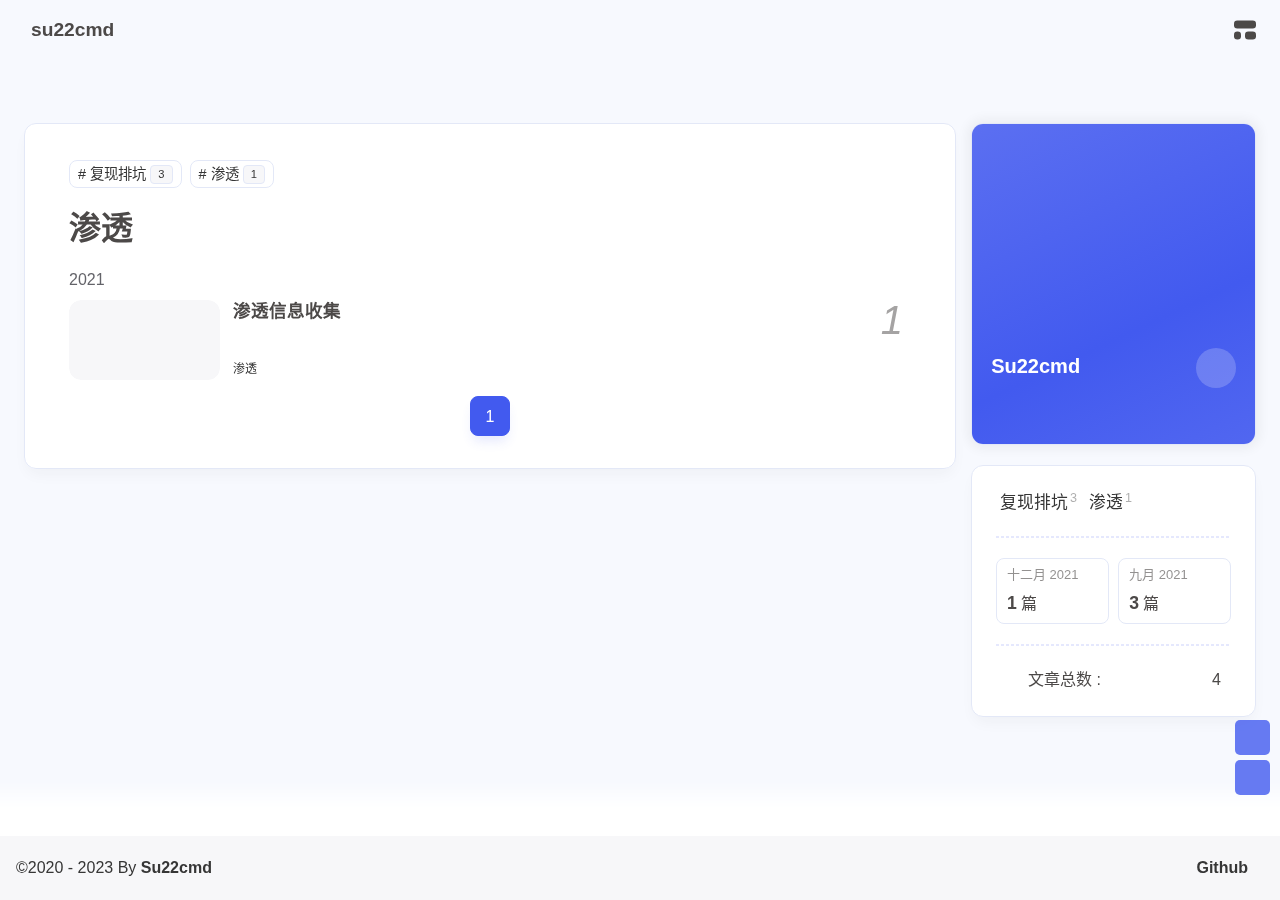
<file: tags/渗透/index.html>
<!DOCTYPE html><html lang="zh-CN" data-theme="light"><head><meta charset="UTF-8"><meta http-equiv="X-UA-Compatible" content="IE=edge"><meta name="viewport" content="width=device-width, initial-scale=1.0, user-scalable=no"><title>标签: 渗透 | su22cmd</title><meta name="author" content="Su22cmd"><meta name="copyright" content="Su22cmd"><meta name="format-detection" content="telephone=no"><meta name="theme-color" content="#f7f9fe"><meta name="mobile-web-app-capable" content="yes"><meta name="apple-touch-fullscreen" content="yes"><meta name="apple-mobile-web-app-title" content="标签: 渗透"><meta name="application-name" content="标签: 渗透"><meta name="apple-mobile-web-app-capable" content="yes"><meta name="apple-mobile-web-app-status-bar-style" content="#f7f9fe"><meta property="og:type" content="website"><meta property="og:title" content="标签: 渗透"><meta property="og:url" content="http://example.com/tags/%E6%B8%97%E9%80%8F/index.html"><meta property="og:site_name" content="su22cmd"><meta property="og:description"><meta property="og:locale" content="zh-CN"><meta property="og:image" content="http://example.com/img/touxiang2.jpg"><meta property="article:author" content="Su22cmd"><meta property="article:tag"><meta name="twitter:card" content="summary"><meta name="twitter:image" content="http://example.com/img/touxiang2.jpg"><meta name="description"><link rel="shortcut icon" href="/img/touxiang2.jpg"><link rel="canonical" href="http://example.com/tags/%E6%B8%97%E9%80%8F/"><link rel="preconnect" href="//cdn.cbd.int"/><meta name="google-site-verification" content="xxx"/><meta name="baidu-site-verification" content="code-xxx"/><meta name="msvalidate.01" content="xxx"/><link rel="stylesheet" href="/css/index.css"><link rel="stylesheet" href="https://cdn.cbd.int/node-snackbar@0.1.16/dist/snackbar.min.css" media="print" onload="this.media='all'"><link rel="stylesheet" href="https://cdn.cbd.int/@fancyapps/ui@5.0.28/dist/fancybox/fancybox.css" media="print" onload="this.media='all'"><script>const GLOBAL_CONFIG = {
  linkPageTop: undefined,
  peoplecanvas: {"enable":true,"img":"https://upload-bbs.miyoushe.com/upload/2023/09/03/125766904/ee23df8517f3c3e3efc4145658269c06_5714860933110284659.png"},
  postHeadAiDescription: {"enable":true,"gptName":"AnZhiYu","mode":"local","switchBtn":false,"btnLink":"https://afdian.net/item/886a79d4db6711eda42a52540025c377","randomNum":3,"basicWordCount":1000,"key":"xxxx","Referer":"https://xx.xx/"},
  diytitle: undefined,
  LA51: undefined,
  greetingBox: undefined,
  twikooEnvId: '',
  commentBarrageConfig:undefined,
  root: '/',
  preloader: {"source":1},
  friends_vue_info: undefined,
  navMusic: true,
  mainTone: undefined,
  authorStatus: undefined,
  algolia: undefined,
  localSearch: undefined,
  translate: {"defaultEncoding":2,"translateDelay":0,"msgToTraditionalChinese":"繁","msgToSimplifiedChinese":"简","rightMenuMsgToTraditionalChinese":"转为繁体","rightMenuMsgToSimplifiedChinese":"转为简体"},
  noticeOutdate: undefined,
  highlight: {"plugin":"highlight.js","highlightCopy":true,"highlightLang":true,"highlightHeightLimit":330},
  copy: {
    success: '复制成功',
    error: '复制错误',
    noSupport: '浏览器不支持'
  },
  relativeDate: {
    homepage: false,
    simplehomepage: true,
    post: false
  },
  runtime: '',
  date_suffix: {
    just: '刚刚',
    min: '分钟前',
    hour: '小时前',
    day: '天前',
    month: '个月前'
  },
  copyright: {"copy":true,"copyrightEbable":false,"limitCount":50,"languages":{"author":"作者: Su22cmd","link":"链接: ","source":"来源: su22cmd","info":"著作权归作者所有。商业转载请联系作者获得授权，非商业转载请注明出处。","copySuccess":"复制成功，复制和转载请标注本文地址"}},
  lightbox: 'fancybox',
  Snackbar: {"chs_to_cht":"你已切换为繁体","cht_to_chs":"你已切换为简体","day_to_night":"你已切换为深色模式","night_to_day":"你已切换为浅色模式","bgLight":"#425AEF","bgDark":"#1f1f1f","position":"top-center"},
  source: {
    justifiedGallery: {
      js: 'https://cdn.cbd.int/flickr-justified-gallery@2.1.2/dist/fjGallery.min.js',
      css: 'https://cdn.cbd.int/flickr-justified-gallery@2.1.2/dist/fjGallery.css'
    }
  },
  isPhotoFigcaption: false,
  islazyload: true,
  isAnchor: false,
  shortcutKey: undefined,
  autoDarkmode: true
}</script><script id="config-diff">var GLOBAL_CONFIG_SITE = {
  configTitle: 'su22cmd',
  title: '标签: 渗透',
  postAI: '',
  pageFillDescription: '',
  isPost: false,
  isHome: false,
  isHighlightShrink: false,
  isToc: false,
  postUpdate: '2023-12-30 10:44:55',
  postMainColor: '',
}</script><noscript><style type="text/css">
  #nav {
    opacity: 1
  }
  .justified-gallery img {
    opacity: 1
  }

  #recent-posts time,
  #post-meta time {
    display: inline !important
  }
</style></noscript><script>(win=>{
      win.saveToLocal = {
        set: (key, value, ttl) => {
          if (ttl === 0) return
          const now = Date.now()
          const expiry = now + ttl * 86400000
          const item = {
            value,
            expiry
          }
          localStorage.setItem(key, JSON.stringify(item))
        },
      
        get: key => {
          const itemStr = localStorage.getItem(key)
      
          if (!itemStr) {
            return undefined
          }
          const item = JSON.parse(itemStr)
          const now = Date.now()
      
          if (now > item.expiry) {
            localStorage.removeItem(key)
            return undefined
          }
          return item.value
        }
      }
    
      win.getScript = (url, attr = {}) => new Promise((resolve, reject) => {
        const script = document.createElement('script')
        script.src = url
        script.async = true
        script.onerror = reject
        script.onload = script.onreadystatechange = function() {
          const loadState = this.readyState
          if (loadState && loadState !== 'loaded' && loadState !== 'complete') return
          script.onload = script.onreadystatechange = null
          resolve()
        }

        Object.keys(attr).forEach(key => {
          script.setAttribute(key, attr[key])
        })

        document.head.appendChild(script)
      })
    
      win.getCSS = (url, id = false) => new Promise((resolve, reject) => {
        const link = document.createElement('link')
        link.rel = 'stylesheet'
        link.href = url
        if (id) link.id = id
        link.onerror = reject
        link.onload = link.onreadystatechange = function() {
          const loadState = this.readyState
          if (loadState && loadState !== 'loaded' && loadState !== 'complete') return
          link.onload = link.onreadystatechange = null
          resolve()
        }
        document.head.appendChild(link)
      })
    
      win.activateDarkMode = () => {
        document.documentElement.setAttribute('data-theme', 'dark')
        if (document.querySelector('meta[name="theme-color"]') !== null) {
          document.querySelector('meta[name="theme-color"]').setAttribute('content', '#18171d')
        }
      }
      win.activateLightMode = () => {
        document.documentElement.setAttribute('data-theme', 'light')
        if (document.querySelector('meta[name="theme-color"]') !== null) {
          document.querySelector('meta[name="theme-color"]').setAttribute('content', '#f7f9fe')
        }
      }
      const t = saveToLocal.get('theme')
    
          const isDarkMode = window.matchMedia('(prefers-color-scheme: dark)').matches
          const isLightMode = window.matchMedia('(prefers-color-scheme: light)').matches
          const isNotSpecified = window.matchMedia('(prefers-color-scheme: no-preference)').matches
          const hasNoSupport = !isDarkMode && !isLightMode && !isNotSpecified

          if (t === undefined) {
            if (isLightMode) activateLightMode()
            else if (isDarkMode) activateDarkMode()
            else if (isNotSpecified || hasNoSupport) {
              const now = new Date()
              const hour = now.getHours()
              const isNight = hour <= 6 || hour >= 18
              isNight ? activateDarkMode() : activateLightMode()
            }
            window.matchMedia('(prefers-color-scheme: dark)').addListener(e => {
              if (saveToLocal.get('theme') === undefined) {
                e.matches ? activateDarkMode() : activateLightMode()
              }
            })
          } else if (t === 'light') activateLightMode()
          else activateDarkMode()
        
      const asideStatus = saveToLocal.get('aside-status')
      if (asideStatus !== undefined) {
        if (asideStatus === 'hide') {
          document.documentElement.classList.add('hide-aside')
        } else {
          document.documentElement.classList.remove('hide-aside')
        }
      }
    
      const detectApple = () => {
        if(/iPad|iPhone|iPod|Macintosh/.test(navigator.userAgent)){
          document.documentElement.classList.add('apple')
        }
      }
      detectApple()
    })(window)</script><meta name="generator" content="Hexo 7.0.0"></head><body data-type="anzhiyu"><div id="web_bg"></div><div id="an_music_bg"></div><div id="loading-box" onclick="document.getElementById(&quot;loading-box&quot;).classList.add(&quot;loaded&quot;)"><div class="loading-bg"><img class="loading-img nolazyload" alt="加载头像" src="/img/touxiang2.jpg"/><div class="loading-image-dot"></div></div></div><script>const preloader = {
  endLoading: () => {
    document.getElementById('loading-box').classList.add("loaded");
  },
  initLoading: () => {
    document.getElementById('loading-box').classList.remove("loaded")
  }
}
window.addEventListener('load',()=> { preloader.endLoading() })
setTimeout(function(){preloader.endLoading();},10000)

if (true) {
  document.addEventListener('pjax:send', () => { preloader.initLoading() })
  document.addEventListener('pjax:complete', () => { preloader.endLoading() })
}</script><div class="page" id="body-wrap"><header class="not-top-img" id="page-header"><nav id="nav"><div id="nav-group"><span id="blog_name"><a id="site-name" href="/" accesskey="h"><div class="title">su22cmd</div><i class="anzhiyufont anzhiyu-icon-house-chimney"></i></a></span><div class="mask-name-container"><div id="name-container"><a id="page-name" href="javascript:anzhiyu.scrollToDest(0, 500)">PAGE_NAME</a></div></div><div id="menus"></div><div id="nav-right"><div class="nav-button" id="randomPost_button"><a class="site-page" onclick="toRandomPost()" title="随机前往一个文章" href="javascript:void(0);"><i class="anzhiyufont anzhiyu-icon-dice"></i></a></div><input id="center-console" type="checkbox"/><label class="widget" for="center-console" title="中控台" onclick="anzhiyu.switchConsole();"><i class="left"></i><i class="widget center"></i><i class="widget right"></i></label><div id="console"><div class="console-card-group-reward"><ul class="reward-all console-card"><li class="reward-item"><a href="/null" target="_blank"><img class="post-qr-code-img" alt="微信" src= "[data-uri]" onerror="this.onerror=null,this.src=&quot;/img/404.jpg&quot;" data-lazy-src="/null"/></a><div class="post-qr-code-desc">微信</div></li><li class="reward-item"><a href="/null" target="_blank"><img class="post-qr-code-img" alt="支付宝" src= "[data-uri]" onerror="this.onerror=null,this.src=&quot;/img/404.jpg&quot;" data-lazy-src="/null"/></a><div class="post-qr-code-desc">支付宝</div></li></ul></div><div class="console-card-group"><div class="console-card-group-left"><div class="console-card" id="card-newest-comments"><div class="card-content"><div class="author-content-item-tips">互动</div><span class="author-content-item-title"> 最新评论</span></div><div class="aside-list"><span>正在加载中...</span></div></div></div><div class="console-card-group-right"><div class="console-card tags"><div class="card-content"><div class="author-content-item-tips">兴趣点</div><span class="author-content-item-title">寻找你感兴趣的领域</span><div class="card-tags"><div class="item-headline"></div><div class="card-tag-cloud"><a href="/tags/%E5%A4%8D%E7%8E%B0%E6%8E%92%E5%9D%91/" style="font-size: 1.05rem;">复现排坑<sup>3</sup></a><a href="/tags/%E6%B8%97%E9%80%8F/" style="font-size: 1.05rem;">渗透<sup>1</sup></a></div></div><hr/></div></div><div class="console-card history"><div class="item-headline"><i class="anzhiyufont anzhiyu-icon-box-archiv"></i><span>文章</span></div><div class="card-archives"><div class="item-headline"><i class="anzhiyufont anzhiyu-icon-archive"></i><span>归档</span></div><ul class="card-archive-list"><li class="card-archive-list-item"><a class="card-archive-list-link" href="/archives/2021/12/"><span class="card-archive-list-date">十二月 2021</span><div class="card-archive-list-count-group"><span class="card-archive-list-count">1</span><span>篇</span></div></a></li><li class="card-archive-list-item"><a class="card-archive-list-link" href="/archives/2021/09/"><span class="card-archive-list-date">九月 2021</span><div class="card-archive-list-count-group"><span class="card-archive-list-count">3</span><span>篇</span></div></a></li></ul></div><hr/></div></div></div><div class="button-group"><div class="console-btn-item"><a class="darkmode_switchbutton" title="显示模式切换" href="javascript:void(0);"><i class="anzhiyufont anzhiyu-icon-moon"></i></a></div><div class="console-btn-item" id="consoleHideAside" onclick="anzhiyu.hideAsideBtn()" title="边栏显示控制"><a class="asideSwitch"><i class="anzhiyufont anzhiyu-icon-arrows-left-right"></i></a></div><div class="console-btn-item" id="consoleMusic" onclick="anzhiyu.musicToggle()" title="音乐开关"><a class="music-switch"><i class="anzhiyufont anzhiyu-icon-music"></i></a></div></div><div class="console-mask" onclick="anzhiyu.hideConsole()" href="javascript:void(0);"></div></div><div class="nav-button" id="nav-totop"><a class="totopbtn" href="javascript:void(0);"><i class="anzhiyufont anzhiyu-icon-arrow-up"></i><span id="percent" onclick="anzhiyu.scrollToDest(0,500)">0</span></a></div><div id="toggle-menu"><a class="site-page" href="javascript:void(0);" title="切换"><i class="anzhiyufont anzhiyu-icon-bars"></i></a></div></div></div></nav></header><main id="blog-container"><div class="layout" id="content-inner"><div id="tag"><div id="tag-page-tags">
      <a href="/tags/复现排坑/" id="/tags/复现排坑/">
        <span class="tags-punctuation">#</span>复现排坑
        <span class="tagsPageCount">3</span>
      </a>
    
      <a href="/tags/渗透/" id="/tags/渗透/">
        <span class="tags-punctuation">#</span>渗透
        <span class="tagsPageCount">1</span>
      </a>
    </div><div class="article-sort-title">渗透</div><div class="article-sort"><div class="article-sort-item year"><span>2021</span></div><div class="article-sort-item"><a class="article-sort-item-img" href="/2021/09/15/%E6%B8%97%E9%80%8F%E4%BF%A1%E6%81%AF%E6%94%B6%E9%9B%86/" title="渗透信息收集"><img src= "[data-uri]" onerror="this.onerror=null,this.src=&quot;/img/404.jpg&quot;" data-lazy-src="/./images/%E6%B8%97%E9%80%8F%E4%BF%A1%E6%81%AF%E6%94%B6%E9%9B%86_images/1.jpg" alt="渗透信息收集" onerror="this.onerror=null;this.src='/img/404.jpg'"></a><div class="article-sort-item-info"><a class="article-sort-item-title" href="/2021/09/15/%E6%B8%97%E9%80%8F%E4%BF%A1%E6%81%AF%E6%94%B6%E9%9B%86/" title="渗透信息收集">渗透信息收集</a><span class="article-sort-item-index">1</span><div class="article-meta-wrap"><span class="article-sort-item-tags"><a class="article-meta__tags" href="/tags/%E6%B8%97%E9%80%8F/" tabindex="-1"> <span> <i class="anzhiyufont anzhiyu-icon-hashtag"></i>渗透</span></a></span><div class="article-sort-item-time"><i class="anzhiyufont anzhiyu-icon-calendar-alt"></i><time class="post-meta-date-created" datetime="2021-09-15T11:43:35.000Z" title="发表于 2021-09-15 19:43:35">2021-09-15</time></div></div></div></div></div><nav id="pagination"><div class="pagination"><span class="page-number current">1</span></div></nav></div><div class="aside-content" id="aside-content"><div class="card-widget card-info"><div class="card-content"><div class="author-info-avatar"><img class="avatar-img" src= "[data-uri]" onerror="this.onerror=null,this.src=&quot;/img/404.jpg&quot;" data-lazy-src="/img/touxiang2.jpg" onerror="this.onerror=null;this.src='/img/friend_404.gif'" alt="avatar"/></div><div class="author-info__description"></div><div class="author-info__bottom-group"><a class="author-info__bottom-group-left" href="/"><h1 class="author-info__name">Su22cmd</h1><div class="author-info__desc"></div></a><div class="card-info-social-icons is-center"><a class="social-icon faa-parent animated-hover" href="https://github.com/su22cmd" target="_blank" title="Github"><i class="anzhiyufont anzhiyu-icon-github"></i></a></div></div></div></div><div class="sticky_layout"><div class="card-widget"><div class="card-tags"><div class="item-headline"></div><div class="card-tag-cloud"><a href="/tags/%E5%A4%8D%E7%8E%B0%E6%8E%92%E5%9D%91/" style="font-size: 1.05rem;">复现排坑<sup>3</sup></a><a href="/tags/%E6%B8%97%E9%80%8F/" style="font-size: 1.05rem;">渗透<sup>1</sup></a></div></div><hr/><div class="card-archives"><div class="item-headline"><i class="anzhiyufont anzhiyu-icon-archive"></i><span>归档</span></div><ul class="card-archive-list"><li class="card-archive-list-item"><a class="card-archive-list-link" href="/archives/2021/12/"><span class="card-archive-list-date">十二月 2021</span><div class="card-archive-list-count-group"><span class="card-archive-list-count">1</span><span>篇</span></div></a></li><li class="card-archive-list-item"><a class="card-archive-list-link" href="/archives/2021/09/"><span class="card-archive-list-date">九月 2021</span><div class="card-archive-list-count-group"><span class="card-archive-list-count">3</span><span>篇</span></div></a></li></ul></div><hr/><div class="card-webinfo"><div class="item-headline"><i class="anzhiyufont anzhiyu-icon-chart-line"></i><span>网站资讯</span></div><div class="webinfo"><div class="webinfo-item"><div class="webinfo-item-title"><i class="anzhiyufont anzhiyu-icon-file-lines"></i><div class="item-name">文章总数 :</div></div><div class="item-count">4</div></div></div></div></div></div></div></div></main><footer id="footer"><div id="footer-wrap"></div><div id="footer-bar"><div class="footer-bar-links"><div class="footer-bar-left"><div id="footer-bar-tips"><div class="copyright">&copy;2020 - 2023 By <a class="footer-bar-link" href="/" title="Su22cmd" target="_blank">Su22cmd</a></div></div><div id="footer-type-tips"></div></div><div class="footer-bar-right"><a class="footer-bar-link" target="_blank" rel="noopener" href="https://github.com/su22cmd" title="Github">Github</a></div></div></div></footer></div><div id="sidebar"><div id="menu-mask"></div><div id="sidebar-menus"><div class="sidebar-site-data site-data is-center"><a href="/archives/" title="archive"><div class="headline">文章</div><div class="length-num">4</div></a><a href="/tags/" title="tag"><div class="headline">标签</div><div class="length-num">2</div></a><a href="/categories/" title="category"><div class="headline">分类</div><div class="length-num">1</div></a></div><span class="sidebar-menu-item-title">功能</span><div class="sidebar-menu-item"><a class="darkmode_switchbutton menu-child" href="javascript:void(0);" title="显示模式"><i class="anzhiyufont anzhiyu-icon-circle-half-stroke"></i><span>显示模式</span></a></div><div class="back-menu-list-groups"><div class="back-menu-list-group"><div class="back-menu-list-title">网页</div><div class="back-menu-list"><a class="back-menu-item" target="_blank" rel="noopener" href="https://blog.anheyu.com/" title="博客"><img class="back-menu-item-icon" alt="博客"/><span class="back-menu-item-text">博客</span></a></div></div><div class="back-menu-list-group"><div class="back-menu-list-title">项目</div><div class="back-menu-list"><a class="back-menu-item" target="_blank" rel="noopener" href="https://image.anheyu.com/" title="安知鱼图床"><img class="back-menu-item-icon" src= "[data-uri]" onerror="this.onerror=null,this.src=&quot;/img/404.jpg&quot;" data-lazy-src="https://image.anheyu.com/favicon.ico" alt="安知鱼图床"/><span class="back-menu-item-text">安知鱼图床</span></a></div></div></div><span class="sidebar-menu-item-title">标签</span><div class="card-tags"><div class="item-headline"></div><div class="card-tag-cloud"><a href="/tags/%E5%A4%8D%E7%8E%B0%E6%8E%92%E5%9D%91/" style="font-size: 0.88rem;">复现排坑<sup>3</sup></a><a href="/tags/%E6%B8%97%E9%80%8F/" style="font-size: 0.88rem;">渗透<sup>1</sup></a></div></div><hr/></div></div><div id="rightside"><div id="rightside-config-hide"><button id="translateLink" type="button" title="简繁转换">繁</button><button id="darkmode" type="button" title="浅色和深色模式转换"><i class="anzhiyufont anzhiyu-icon-circle-half-stroke"></i></button><button id="hide-aside-btn" type="button" title="单栏和双栏切换"><i class="anzhiyufont anzhiyu-icon-arrows-left-right"></i></button></div><div id="rightside-config-show"><button id="rightside-config" type="button" title="设置"><i class="anzhiyufont anzhiyu-icon-gear"></i></button><button id="go-up" type="button" title="回到顶部"><i class="anzhiyufont anzhiyu-icon-arrow-up"></i></button></div></div><div id="nav-music"><a id="nav-music-hoverTips" onclick="anzhiyu.musicToggle()" accesskey="m">播放音乐</a><div id="console-music-bg"></div><meting-js id="8152976493" server="netease" type="playlist" mutex="true" preload="none" theme="var(--anzhiyu-main)" data-lrctype="0" order="random" volume="0.7"></meting-js></div><div id="rightMenu"><div class="rightMenu-group rightMenu-small"><div class="rightMenu-item" id="menu-backward"><i class="anzhiyufont anzhiyu-icon-arrow-left"></i></div><div class="rightMenu-item" id="menu-forward"><i class="anzhiyufont anzhiyu-icon-arrow-right"></i></div><div class="rightMenu-item" id="menu-refresh"><i class="anzhiyufont anzhiyu-icon-arrow-rotate-right" style="font-size: 1rem;"></i></div><div class="rightMenu-item" id="menu-top"><i class="anzhiyufont anzhiyu-icon-arrow-up"></i></div></div><div class="rightMenu-group rightMenu-line rightMenuPlugin"><div class="rightMenu-item" id="menu-copytext"><i class="anzhiyufont anzhiyu-icon-copy"></i><span>复制选中文本</span></div><div class="rightMenu-item" id="menu-pastetext"><i class="anzhiyufont anzhiyu-icon-paste"></i><span>粘贴文本</span></div><a class="rightMenu-item" id="menu-commenttext"><i class="anzhiyufont anzhiyu-icon-comment-medical"></i><span>引用到评论</span></a><div class="rightMenu-item" id="menu-newwindow"><i class="anzhiyufont anzhiyu-icon-window-restore"></i><span>新窗口打开</span></div><div class="rightMenu-item" id="menu-copylink"><i class="anzhiyufont anzhiyu-icon-link"></i><span>复制链接地址</span></div><div class="rightMenu-item" id="menu-copyimg"><i class="anzhiyufont anzhiyu-icon-images"></i><span>复制此图片</span></div><div class="rightMenu-item" id="menu-downloadimg"><i class="anzhiyufont anzhiyu-icon-download"></i><span>下载此图片</span></div><div class="rightMenu-item" id="menu-newwindowimg"><i class="anzhiyufont anzhiyu-icon-window-restore"></i><span>新窗口打开图片</span></div><div class="rightMenu-item" id="menu-search"><i class="anzhiyufont anzhiyu-icon-magnifying-glass"></i><span>站内搜索</span></div><div class="rightMenu-item" id="menu-searchBaidu"><i class="anzhiyufont anzhiyu-icon-magnifying-glass"></i><span>百度搜索</span></div><div class="rightMenu-item" id="menu-music-toggle"><i class="anzhiyufont anzhiyu-icon-play"></i><span>播放音乐</span></div><div class="rightMenu-item" id="menu-music-back"><i class="anzhiyufont anzhiyu-icon-backward"></i><span>切换到上一首</span></div><div class="rightMenu-item" id="menu-music-forward"><i class="anzhiyufont anzhiyu-icon-forward"></i><span>切换到下一首</span></div><div class="rightMenu-item" id="menu-music-playlist" onclick="window.open(&quot;https://y.qq.com/n/ryqq/playlist/3020653514&quot;, &quot;_blank&quot;);" style="display: none;"><i class="anzhiyufont anzhiyu-icon-radio"></i><span>查看所有歌曲</span></div><div class="rightMenu-item" id="menu-music-copyMusicName"><i class="anzhiyufont anzhiyu-icon-copy"></i><span>复制歌名</span></div></div><div class="rightMenu-group rightMenu-line rightMenuOther"><a class="rightMenu-item menu-link" id="menu-randomPost"><i class="anzhiyufont anzhiyu-icon-shuffle"></i><span>随便逛逛</span></a><a class="rightMenu-item menu-link" href="/categories/"><i class="anzhiyufont anzhiyu-icon-cube"></i><span>博客分类</span></a><a class="rightMenu-item menu-link" href="/tags/"><i class="anzhiyufont anzhiyu-icon-tags"></i><span>文章标签</span></a></div><div class="rightMenu-group rightMenu-line rightMenuOther"><a class="rightMenu-item" id="menu-copy" href="javascript:void(0);"><i class="anzhiyufont anzhiyu-icon-copy"></i><span>复制地址</span></a><a class="rightMenu-item" id="menu-commentBarrage" href="javascript:void(0);"><i class="anzhiyufont anzhiyu-icon-message"></i><span class="menu-commentBarrage-text">关闭热评</span></a><a class="rightMenu-item" id="menu-darkmode" href="javascript:void(0);"><i class="anzhiyufont anzhiyu-icon-circle-half-stroke"></i><span class="menu-darkmode-text">深色模式</span></a><a class="rightMenu-item" id="menu-translate" href="javascript:void(0);"><i class="anzhiyufont anzhiyu-icon-language"></i><span>轉為繁體</span></a></div></div><div id="rightmenu-mask"></div><div><script src="/js/utils.js"></script><script src="/js/main.js"></script><script src="/js/tw_cn.js"></script><script src="https://cdn.cbd.int/@fancyapps/ui@5.0.28/dist/fancybox/fancybox.umd.js"></script><script src="https://cdn.cbd.int/instant.page@5.2.0/instantpage.js" type="module"></script><script src="https://cdn.cbd.int/vanilla-lazyload@17.8.5/dist/lazyload.iife.min.js"></script><script src="https://cdn.cbd.int/node-snackbar@0.1.16/dist/snackbar.min.js"></script><canvas id="universe"></canvas><script async src="https://npm.elemecdn.com/anzhiyu-theme-static@1.0.0/dark/dark.js"></script><script>// 消除控制台打印
var HoldLog = console.log;
console.log = function () {};
let now1 = new Date();
queueMicrotask(() => {
  const Log = function () {
    HoldLog.apply(console, arguments);
  }; //在恢复前输出日志
  const grt = new Date("04/01/2021 00:00:00"); //此处修改你的建站时间或者网站上线时间
  now1.setTime(now1.getTime() + 250);
  const days = (now1 - grt) / 1000 / 60 / 60 / 24;
  const dnum = Math.floor(days);
  const ascll = [
    `欢迎使用安知鱼!`,
    `生活明朗, 万物可爱`,
    `
        
       █████╗ ███╗   ██╗███████╗██╗  ██╗██╗██╗   ██╗██╗   ██╗
      ██╔══██╗████╗  ██║╚══███╔╝██║  ██║██║╚██╗ ██╔╝██║   ██║
      ███████║██╔██╗ ██║  ███╔╝ ███████║██║ ╚████╔╝ ██║   ██║
      ██╔══██║██║╚██╗██║ ███╔╝  ██╔══██║██║  ╚██╔╝  ██║   ██║
      ██║  ██║██║ ╚████║███████╗██║  ██║██║   ██║   ╚██████╔╝
      ╚═╝  ╚═╝╚═╝  ╚═══╝╚══════╝╚═╝  ╚═╝╚═╝   ╚═╝    ╚═════╝
        
        `,
    "已上线",
    dnum,
    "天",
    "©2020 By 安知鱼 V1.6.12",
  ];
  const ascll2 = [`NCC2-036`, `调用前置摄像头拍照成功，识别为【小笨蛋】.`, `Photo captured: `, `🤪`];

  setTimeout(
    Log.bind(
      console,
      `\n%c${ascll[0]} %c ${ascll[1]} %c ${ascll[2]} %c${ascll[3]}%c ${ascll[4]}%c ${ascll[5]}\n\n%c ${ascll[6]}\n`,
      "color:#425AEF",
      "",
      "color:#425AEF",
      "color:#425AEF",
      "",
      "color:#425AEF",
      ""
    )
  );
  setTimeout(
    Log.bind(
      console,
      `%c ${ascll2[0]} %c ${ascll2[1]} %c \n${ascll2[2]} %c\n${ascll2[3]}\n`,
      "color:white; background-color:#4fd953",
      "",
      "",
      'background:url("https://npm.elemecdn.com/anzhiyu-blog@1.1.6/img/post/common/tinggge.gif") no-repeat;font-size:450%'
    )
  );

  setTimeout(Log.bind(console, "%c WELCOME %c 你好，小笨蛋.", "color:white; background-color:#4f90d9", ""));

  setTimeout(
    console.warn.bind(
      console,
      "%c ⚡ Powered by 安知鱼 %c 你正在访问 Su22cmd 的博客.",
      "color:white; background-color:#f0ad4e",
      ""
    )
  );

  setTimeout(Log.bind(console, "%c W23-12 %c 你已打开控制台.", "color:white; background-color:#4f90d9", ""));

  setTimeout(
    console.warn.bind(console, "%c S013-782 %c 你现在正处于监控中.", "color:white; background-color:#d9534f", "")
  );
});</script><script async src="/anzhiyu/random.js"></script><div class="js-pjax"><input type="hidden" name="page-type" id="page-type" value="anzhiyu"></div><script>var visitorMail = "";
</script><script async data-pjax src="https://cdn.cbd.int/anzhiyu-theme-static@1.0.0/waterfall/waterfall.js"></script><script src="https://lf3-cdn-tos.bytecdntp.com/cdn/expire-1-M/qrcodejs/1.0.0/qrcode.min.js"></script><script src="/js/anzhiyu/right_click_menu.js"></script><link rel="stylesheet" href="https://cdn.cbd.int/anzhiyu-theme-static@1.1.9/icon/ali_iconfont_css.css"><link rel="stylesheet" href="https://cdn.cbd.int/anzhiyu-theme-static@1.0.0/aplayer/APlayer.min.css" media="print" onload="this.media='all'"><script src="https://cdn.cbd.int/anzhiyu-blog-static@1.0.1/js/APlayer.min.js"></script><script src="https://cdn.cbd.int/hexo-anzhiyu-music@1.0.1/assets/js/Meting2.min.js"></script><script src="https://cdn.cbd.int/pjax@0.2.8/pjax.min.js"></script><script>let pjaxSelectors = ["head > title","#config-diff","#body-wrap","#rightside-config-hide","#rightside-config-show",".js-pjax"]
var pjax = new Pjax({
  elements: 'a:not([target="_blank"])',
  selectors: pjaxSelectors,
  cacheBust: false,
  analytics: false,
  scrollRestoration: false
})

document.addEventListener('pjax:send', function () {
  // removeEventListener scroll 
  anzhiyu.removeGlobalFnEvent('pjax')
  anzhiyu.removeGlobalFnEvent('themeChange')

  document.getElementById('rightside').classList.remove('rightside-show')
  
  if (window.aplayers) {
    for (let i = 0; i < window.aplayers.length; i++) {
      if (!window.aplayers[i].options.fixed) {
        window.aplayers[i].destroy()
      }
    }
  }

  typeof typed === 'object' && typed.destroy()

  //reset readmode
  const $bodyClassList = document.body.classList
  $bodyClassList.contains('read-mode') && $bodyClassList.remove('read-mode')
})

document.addEventListener('pjax:complete', function () {
  window.refreshFn()

  document.querySelectorAll('script[data-pjax]').forEach(item => {
    const newScript = document.createElement('script')
    const content = item.text || item.textContent || item.innerHTML || ""
    Array.from(item.attributes).forEach(attr => newScript.setAttribute(attr.name, attr.value))
    newScript.appendChild(document.createTextNode(content))
    item.parentNode.replaceChild(newScript, item)
  })

  GLOBAL_CONFIG.islazyload && window.lazyLoadInstance.update()

  typeof panguInit === 'function' && panguInit()

  // google analytics
  typeof gtag === 'function' && gtag('config', '', {'page_path': window.location.pathname});

  // baidu analytics
  typeof _hmt === 'object' && _hmt.push(['_trackPageview',window.location.pathname]);

  typeof loadMeting === 'function' && document.getElementsByClassName('aplayer').length && loadMeting()

  // prismjs
  typeof Prism === 'object' && Prism.highlightAll()
})

document.addEventListener('pjax:error', e => {
  if (e.request.status === 404) {
    pjax.loadUrl('/404.html')
  }
})</script><script charset="UTF-8" src="https://cdn.cbd.int/anzhiyu-theme-static@1.1.5/accesskey/accesskey.js"></script></div><div id="popup-window"><div class="popup-window-title">通知</div><div class="popup-window-divider"></div><div class="popup-window-content"><div class="popup-tip">你好呀</div><div class="popup-link"><i class="anzhiyufont anzhiyu-icon-arrow-circle-right"></i></div></div></div></body></html>
</file>
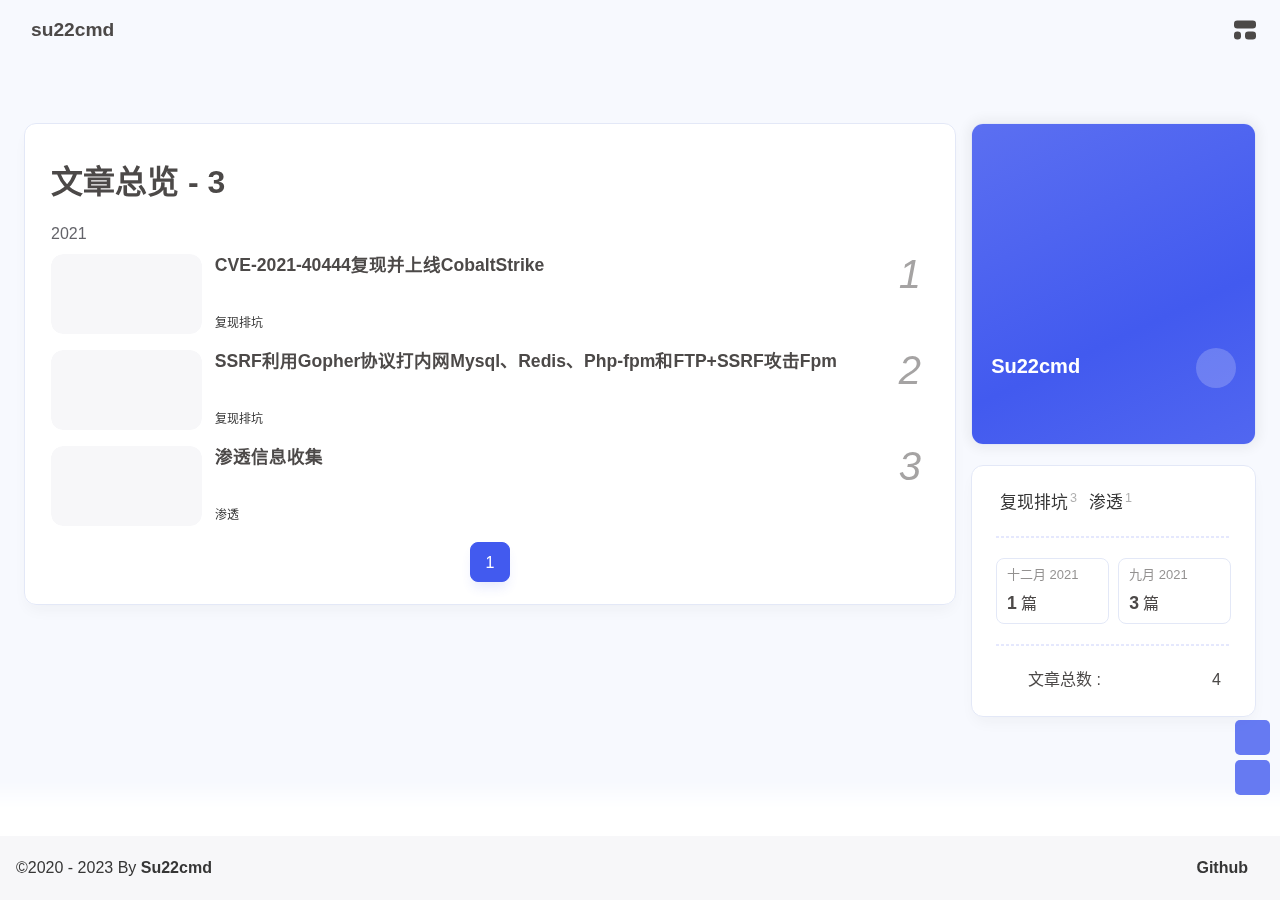
<file: archives/2021/09/index.html>
<!DOCTYPE html><html lang="zh-CN" data-theme="light"><head><meta charset="UTF-8"><meta http-equiv="X-UA-Compatible" content="IE=edge"><meta name="viewport" content="width=device-width, initial-scale=1.0, user-scalable=no"><title>九月 2021 | su22cmd</title><meta name="author" content="Su22cmd"><meta name="copyright" content="Su22cmd"><meta name="format-detection" content="telephone=no"><meta name="theme-color" content="#f7f9fe"><meta name="mobile-web-app-capable" content="yes"><meta name="apple-touch-fullscreen" content="yes"><meta name="apple-mobile-web-app-title" content="九月 2021"><meta name="application-name" content="九月 2021"><meta name="apple-mobile-web-app-capable" content="yes"><meta name="apple-mobile-web-app-status-bar-style" content="#f7f9fe"><meta property="og:type" content="website"><meta property="og:title" content="九月 2021"><meta property="og:url" content="http://example.com/archives/2021/09/index.html"><meta property="og:site_name" content="su22cmd"><meta property="og:description" content="九月 2021"><meta property="og:locale" content="zh-CN"><meta property="og:image" content="http://example.com/img/touxiang2.jpg"><meta property="article:author" content="Su22cmd"><meta property="article:tag"><meta name="twitter:card" content="summary"><meta name="twitter:image" content="http://example.com/img/touxiang2.jpg"><meta name="description" content="九月 2021"><link rel="shortcut icon" href="/img/touxiang2.jpg"><link rel="canonical" href="http://example.com/archives/2021/09/"><link rel="preconnect" href="//cdn.cbd.int"/><meta name="google-site-verification" content="xxx"/><meta name="baidu-site-verification" content="code-xxx"/><meta name="msvalidate.01" content="xxx"/><link rel="stylesheet" href="/css/index.css"><link rel="stylesheet" href="https://cdn.cbd.int/node-snackbar@0.1.16/dist/snackbar.min.css" media="print" onload="this.media='all'"><link rel="stylesheet" href="https://cdn.cbd.int/@fancyapps/ui@5.0.28/dist/fancybox/fancybox.css" media="print" onload="this.media='all'"><script>const GLOBAL_CONFIG = {
  linkPageTop: undefined,
  peoplecanvas: {"enable":true,"img":"https://upload-bbs.miyoushe.com/upload/2023/09/03/125766904/ee23df8517f3c3e3efc4145658269c06_5714860933110284659.png"},
  postHeadAiDescription: {"enable":true,"gptName":"AnZhiYu","mode":"local","switchBtn":false,"btnLink":"https://afdian.net/item/886a79d4db6711eda42a52540025c377","randomNum":3,"basicWordCount":1000,"key":"xxxx","Referer":"https://xx.xx/"},
  diytitle: undefined,
  LA51: undefined,
  greetingBox: undefined,
  twikooEnvId: '',
  commentBarrageConfig:undefined,
  root: '/',
  preloader: {"source":1},
  friends_vue_info: undefined,
  navMusic: true,
  mainTone: undefined,
  authorStatus: undefined,
  algolia: undefined,
  localSearch: undefined,
  translate: {"defaultEncoding":2,"translateDelay":0,"msgToTraditionalChinese":"繁","msgToSimplifiedChinese":"简","rightMenuMsgToTraditionalChinese":"转为繁体","rightMenuMsgToSimplifiedChinese":"转为简体"},
  noticeOutdate: undefined,
  highlight: {"plugin":"highlight.js","highlightCopy":true,"highlightLang":true,"highlightHeightLimit":330},
  copy: {
    success: '复制成功',
    error: '复制错误',
    noSupport: '浏览器不支持'
  },
  relativeDate: {
    homepage: false,
    simplehomepage: true,
    post: false
  },
  runtime: '',
  date_suffix: {
    just: '刚刚',
    min: '分钟前',
    hour: '小时前',
    day: '天前',
    month: '个月前'
  },
  copyright: {"copy":true,"copyrightEbable":false,"limitCount":50,"languages":{"author":"作者: Su22cmd","link":"链接: ","source":"来源: su22cmd","info":"著作权归作者所有。商业转载请联系作者获得授权，非商业转载请注明出处。","copySuccess":"复制成功，复制和转载请标注本文地址"}},
  lightbox: 'fancybox',
  Snackbar: {"chs_to_cht":"你已切换为繁体","cht_to_chs":"你已切换为简体","day_to_night":"你已切换为深色模式","night_to_day":"你已切换为浅色模式","bgLight":"#425AEF","bgDark":"#1f1f1f","position":"top-center"},
  source: {
    justifiedGallery: {
      js: 'https://cdn.cbd.int/flickr-justified-gallery@2.1.2/dist/fjGallery.min.js',
      css: 'https://cdn.cbd.int/flickr-justified-gallery@2.1.2/dist/fjGallery.css'
    }
  },
  isPhotoFigcaption: false,
  islazyload: true,
  isAnchor: false,
  shortcutKey: undefined,
  autoDarkmode: true
}</script><script id="config-diff">var GLOBAL_CONFIG_SITE = {
  configTitle: 'su22cmd',
  title: '九月 2021',
  postAI: '',
  pageFillDescription: '九月',
  isPost: false,
  isHome: false,
  isHighlightShrink: false,
  isToc: false,
  postUpdate: '2023-12-30 10:44:55',
  postMainColor: '',
}</script><noscript><style type="text/css">
  #nav {
    opacity: 1
  }
  .justified-gallery img {
    opacity: 1
  }

  #recent-posts time,
  #post-meta time {
    display: inline !important
  }
</style></noscript><script>(win=>{
      win.saveToLocal = {
        set: (key, value, ttl) => {
          if (ttl === 0) return
          const now = Date.now()
          const expiry = now + ttl * 86400000
          const item = {
            value,
            expiry
          }
          localStorage.setItem(key, JSON.stringify(item))
        },
      
        get: key => {
          const itemStr = localStorage.getItem(key)
      
          if (!itemStr) {
            return undefined
          }
          const item = JSON.parse(itemStr)
          const now = Date.now()
      
          if (now > item.expiry) {
            localStorage.removeItem(key)
            return undefined
          }
          return item.value
        }
      }
    
      win.getScript = (url, attr = {}) => new Promise((resolve, reject) => {
        const script = document.createElement('script')
        script.src = url
        script.async = true
        script.onerror = reject
        script.onload = script.onreadystatechange = function() {
          const loadState = this.readyState
          if (loadState && loadState !== 'loaded' && loadState !== 'complete') return
          script.onload = script.onreadystatechange = null
          resolve()
        }

        Object.keys(attr).forEach(key => {
          script.setAttribute(key, attr[key])
        })

        document.head.appendChild(script)
      })
    
      win.getCSS = (url, id = false) => new Promise((resolve, reject) => {
        const link = document.createElement('link')
        link.rel = 'stylesheet'
        link.href = url
        if (id) link.id = id
        link.onerror = reject
        link.onload = link.onreadystatechange = function() {
          const loadState = this.readyState
          if (loadState && loadState !== 'loaded' && loadState !== 'complete') return
          link.onload = link.onreadystatechange = null
          resolve()
        }
        document.head.appendChild(link)
      })
    
      win.activateDarkMode = () => {
        document.documentElement.setAttribute('data-theme', 'dark')
        if (document.querySelector('meta[name="theme-color"]') !== null) {
          document.querySelector('meta[name="theme-color"]').setAttribute('content', '#18171d')
        }
      }
      win.activateLightMode = () => {
        document.documentElement.setAttribute('data-theme', 'light')
        if (document.querySelector('meta[name="theme-color"]') !== null) {
          document.querySelector('meta[name="theme-color"]').setAttribute('content', '#f7f9fe')
        }
      }
      const t = saveToLocal.get('theme')
    
          const isDarkMode = window.matchMedia('(prefers-color-scheme: dark)').matches
          const isLightMode = window.matchMedia('(prefers-color-scheme: light)').matches
          const isNotSpecified = window.matchMedia('(prefers-color-scheme: no-preference)').matches
          const hasNoSupport = !isDarkMode && !isLightMode && !isNotSpecified

          if (t === undefined) {
            if (isLightMode) activateLightMode()
            else if (isDarkMode) activateDarkMode()
            else if (isNotSpecified || hasNoSupport) {
              const now = new Date()
              const hour = now.getHours()
              const isNight = hour <= 6 || hour >= 18
              isNight ? activateDarkMode() : activateLightMode()
            }
            window.matchMedia('(prefers-color-scheme: dark)').addListener(e => {
              if (saveToLocal.get('theme') === undefined) {
                e.matches ? activateDarkMode() : activateLightMode()
              }
            })
          } else if (t === 'light') activateLightMode()
          else activateDarkMode()
        
      const asideStatus = saveToLocal.get('aside-status')
      if (asideStatus !== undefined) {
        if (asideStatus === 'hide') {
          document.documentElement.classList.add('hide-aside')
        } else {
          document.documentElement.classList.remove('hide-aside')
        }
      }
    
      const detectApple = () => {
        if(/iPad|iPhone|iPod|Macintosh/.test(navigator.userAgent)){
          document.documentElement.classList.add('apple')
        }
      }
      detectApple()
    })(window)</script><meta name="generator" content="Hexo 7.0.0"></head><body data-type="anzhiyu"><div id="web_bg"></div><div id="an_music_bg"></div><div id="loading-box" onclick="document.getElementById(&quot;loading-box&quot;).classList.add(&quot;loaded&quot;)"><div class="loading-bg"><img class="loading-img nolazyload" alt="加载头像" src="/img/touxiang2.jpg"/><div class="loading-image-dot"></div></div></div><script>const preloader = {
  endLoading: () => {
    document.getElementById('loading-box').classList.add("loaded");
  },
  initLoading: () => {
    document.getElementById('loading-box').classList.remove("loaded")
  }
}
window.addEventListener('load',()=> { preloader.endLoading() })
setTimeout(function(){preloader.endLoading();},10000)

if (true) {
  document.addEventListener('pjax:send', () => { preloader.initLoading() })
  document.addEventListener('pjax:complete', () => { preloader.endLoading() })
}</script><div class="page" id="body-wrap"><header class="not-top-img" id="page-header"><nav id="nav"><div id="nav-group"><span id="blog_name"><a id="site-name" href="/" accesskey="h"><div class="title">su22cmd</div><i class="anzhiyufont anzhiyu-icon-house-chimney"></i></a></span><div class="mask-name-container"><div id="name-container"><a id="page-name" href="javascript:anzhiyu.scrollToDest(0, 500)">PAGE_NAME</a></div></div><div id="menus"></div><div id="nav-right"><div class="nav-button" id="randomPost_button"><a class="site-page" onclick="toRandomPost()" title="随机前往一个文章" href="javascript:void(0);"><i class="anzhiyufont anzhiyu-icon-dice"></i></a></div><input id="center-console" type="checkbox"/><label class="widget" for="center-console" title="中控台" onclick="anzhiyu.switchConsole();"><i class="left"></i><i class="widget center"></i><i class="widget right"></i></label><div id="console"><div class="console-card-group-reward"><ul class="reward-all console-card"><li class="reward-item"><a href="/null" target="_blank"><img class="post-qr-code-img" alt="微信" src= "[data-uri]" onerror="this.onerror=null,this.src=&quot;/img/404.jpg&quot;" data-lazy-src="/null"/></a><div class="post-qr-code-desc">微信</div></li><li class="reward-item"><a href="/null" target="_blank"><img class="post-qr-code-img" alt="支付宝" src= "[data-uri]" onerror="this.onerror=null,this.src=&quot;/img/404.jpg&quot;" data-lazy-src="/null"/></a><div class="post-qr-code-desc">支付宝</div></li></ul></div><div class="console-card-group"><div class="console-card-group-left"><div class="console-card" id="card-newest-comments"><div class="card-content"><div class="author-content-item-tips">互动</div><span class="author-content-item-title"> 最新评论</span></div><div class="aside-list"><span>正在加载中...</span></div></div></div><div class="console-card-group-right"><div class="console-card tags"><div class="card-content"><div class="author-content-item-tips">兴趣点</div><span class="author-content-item-title">寻找你感兴趣的领域</span><div class="card-tags"><div class="item-headline"></div><div class="card-tag-cloud"><a href="/tags/%E5%A4%8D%E7%8E%B0%E6%8E%92%E5%9D%91/" style="font-size: 1.05rem;">复现排坑<sup>3</sup></a><a href="/tags/%E6%B8%97%E9%80%8F/" style="font-size: 1.05rem;">渗透<sup>1</sup></a></div></div><hr/></div></div><div class="console-card history"><div class="item-headline"><i class="anzhiyufont anzhiyu-icon-box-archiv"></i><span>文章</span></div><div class="card-archives"><div class="item-headline"><i class="anzhiyufont anzhiyu-icon-archive"></i><span>归档</span></div><ul class="card-archive-list"><li class="card-archive-list-item"><a class="card-archive-list-link" href="/archives/2021/12/"><span class="card-archive-list-date">十二月 2021</span><div class="card-archive-list-count-group"><span class="card-archive-list-count">1</span><span>篇</span></div></a></li><li class="card-archive-list-item"><a class="card-archive-list-link" href="/archives/2021/09/"><span class="card-archive-list-date">九月 2021</span><div class="card-archive-list-count-group"><span class="card-archive-list-count">3</span><span>篇</span></div></a></li></ul></div><hr/></div></div></div><div class="button-group"><div class="console-btn-item"><a class="darkmode_switchbutton" title="显示模式切换" href="javascript:void(0);"><i class="anzhiyufont anzhiyu-icon-moon"></i></a></div><div class="console-btn-item" id="consoleHideAside" onclick="anzhiyu.hideAsideBtn()" title="边栏显示控制"><a class="asideSwitch"><i class="anzhiyufont anzhiyu-icon-arrows-left-right"></i></a></div><div class="console-btn-item" id="consoleMusic" onclick="anzhiyu.musicToggle()" title="音乐开关"><a class="music-switch"><i class="anzhiyufont anzhiyu-icon-music"></i></a></div></div><div class="console-mask" onclick="anzhiyu.hideConsole()" href="javascript:void(0);"></div></div><div class="nav-button" id="nav-totop"><a class="totopbtn" href="javascript:void(0);"><i class="anzhiyufont anzhiyu-icon-arrow-up"></i><span id="percent" onclick="anzhiyu.scrollToDest(0,500)">0</span></a></div><div id="toggle-menu"><a class="site-page" href="javascript:void(0);" title="切换"><i class="anzhiyufont anzhiyu-icon-bars"></i></a></div></div></div></nav></header><main id="blog-container"><div class="layout" id="content-inner"><div id="archive"><div class="article-sort-title">文章总览 - 3</div><div class="article-sort"><div class="article-sort-item year"><span>2021</span></div><div class="article-sort-item"><a class="article-sort-item-img" href="/2021/09/19/CVE-2021-40444%E5%A4%8D%E7%8E%B0%E5%B9%B6%E4%B8%8A%E7%BA%BFCobaltStrike/" title="CVE-2021-40444复现并上线CobaltStrike"><img src= "[data-uri]" onerror="this.onerror=null,this.src=&quot;/img/404.jpg&quot;" data-lazy-src="/./images/CVE-2021-40444%E5%A4%8D%E7%8E%B0%E5%B9%B6%E4%B8%8A%E7%BA%BFCobaltStrike/1.jpg" alt="CVE-2021-40444复现并上线CobaltStrike" onerror="this.onerror=null;this.src='/img/404.jpg'"></a><div class="article-sort-item-info"><a class="article-sort-item-title" href="/2021/09/19/CVE-2021-40444%E5%A4%8D%E7%8E%B0%E5%B9%B6%E4%B8%8A%E7%BA%BFCobaltStrike/" title="CVE-2021-40444复现并上线CobaltStrike">CVE-2021-40444复现并上线CobaltStrike</a><span class="article-sort-item-index">1</span><div class="article-meta-wrap"><span class="article-sort-item-tags"><a class="article-meta__tags" href="/tags/%E5%A4%8D%E7%8E%B0%E6%8E%92%E5%9D%91/" tabindex="-1"> <span> <i class="anzhiyufont anzhiyu-icon-hashtag"></i>复现排坑</span></a></span><div class="article-sort-item-time"><i class="anzhiyufont anzhiyu-icon-calendar-alt"></i><time class="post-meta-date-created" datetime="2021-09-19T03:32:16.000Z" title="发表于 2021-09-19 11:32:16">2021-09-19</time></div></div></div></div><div class="article-sort-item"><a class="article-sort-item-img" href="/2021/09/18/SSRF%E5%88%A9%E7%94%A8Gopher%E5%8D%8F%E8%AE%AE%E6%89%93%E5%86%85%E7%BD%91Mysql%E3%80%81Redis%E3%80%81Php-fpm%E5%92%8CFTP+SSRF%E6%94%BB%E5%87%BBFpm/" title="SSRF利用Gopher协议打内网Mysql、Redis、Php-fpm和FTP+SSRF攻击Fpm"><img src= "[data-uri]" onerror="this.onerror=null,this.src=&quot;/img/404.jpg&quot;" data-lazy-src="/./images/SSRF%E5%88%A9%E7%94%A8Gopher%E5%8D%8F%E8%AE%AE%E6%89%93%E5%86%85%E7%BD%91mysql%E3%80%81redis%E3%80%81php-fpm/1.jpg" alt="SSRF利用Gopher协议打内网Mysql、Redis、Php-fpm和FTP+SSRF攻击Fpm" onerror="this.onerror=null;this.src='/img/404.jpg'"></a><div class="article-sort-item-info"><a class="article-sort-item-title" href="/2021/09/18/SSRF%E5%88%A9%E7%94%A8Gopher%E5%8D%8F%E8%AE%AE%E6%89%93%E5%86%85%E7%BD%91Mysql%E3%80%81Redis%E3%80%81Php-fpm%E5%92%8CFTP+SSRF%E6%94%BB%E5%87%BBFpm/" title="SSRF利用Gopher协议打内网Mysql、Redis、Php-fpm和FTP+SSRF攻击Fpm">SSRF利用Gopher协议打内网Mysql、Redis、Php-fpm和FTP+SSRF攻击Fpm</a><span class="article-sort-item-index">2</span><div class="article-meta-wrap"><span class="article-sort-item-tags"><a class="article-meta__tags" href="/tags/%E5%A4%8D%E7%8E%B0%E6%8E%92%E5%9D%91/" tabindex="-1"> <span> <i class="anzhiyufont anzhiyu-icon-hashtag"></i>复现排坑</span></a></span><div class="article-sort-item-time"><i class="anzhiyufont anzhiyu-icon-calendar-alt"></i><time class="post-meta-date-created" datetime="2021-09-18T08:52:09.000Z" title="发表于 2021-09-18 16:52:09">2021-09-18</time></div></div></div></div><div class="article-sort-item"><a class="article-sort-item-img" href="/2021/09/15/%E6%B8%97%E9%80%8F%E4%BF%A1%E6%81%AF%E6%94%B6%E9%9B%86/" title="渗透信息收集"><img src= "[data-uri]" onerror="this.onerror=null,this.src=&quot;/img/404.jpg&quot;" data-lazy-src="/./images/%E6%B8%97%E9%80%8F%E4%BF%A1%E6%81%AF%E6%94%B6%E9%9B%86_images/1.jpg" alt="渗透信息收集" onerror="this.onerror=null;this.src='/img/404.jpg'"></a><div class="article-sort-item-info"><a class="article-sort-item-title" href="/2021/09/15/%E6%B8%97%E9%80%8F%E4%BF%A1%E6%81%AF%E6%94%B6%E9%9B%86/" title="渗透信息收集">渗透信息收集</a><span class="article-sort-item-index">3</span><div class="article-meta-wrap"><span class="article-sort-item-tags"><a class="article-meta__tags" href="/tags/%E6%B8%97%E9%80%8F/" tabindex="-1"> <span> <i class="anzhiyufont anzhiyu-icon-hashtag"></i>渗透</span></a></span><div class="article-sort-item-time"><i class="anzhiyufont anzhiyu-icon-calendar-alt"></i><time class="post-meta-date-created" datetime="2021-09-15T11:43:35.000Z" title="发表于 2021-09-15 19:43:35">2021-09-15</time></div></div></div></div></div><nav id="pagination"><div class="pagination"><span class="page-number current">1</span></div></nav></div><div class="aside-content" id="aside-content"><div class="card-widget card-info"><div class="card-content"><div class="author-info-avatar"><img class="avatar-img" src= "[data-uri]" onerror="this.onerror=null,this.src=&quot;/img/404.jpg&quot;" data-lazy-src="/img/touxiang2.jpg" onerror="this.onerror=null;this.src='/img/friend_404.gif'" alt="avatar"/></div><div class="author-info__description"></div><div class="author-info__bottom-group"><a class="author-info__bottom-group-left" href="/"><h1 class="author-info__name">Su22cmd</h1><div class="author-info__desc"></div></a><div class="card-info-social-icons is-center"><a class="social-icon faa-parent animated-hover" href="https://github.com/su22cmd" target="_blank" title="Github"><i class="anzhiyufont anzhiyu-icon-github"></i></a></div></div></div></div><div class="sticky_layout"><div class="card-widget"><div class="card-tags"><div class="item-headline"></div><div class="card-tag-cloud"><a href="/tags/%E5%A4%8D%E7%8E%B0%E6%8E%92%E5%9D%91/" style="font-size: 1.05rem;">复现排坑<sup>3</sup></a><a href="/tags/%E6%B8%97%E9%80%8F/" style="font-size: 1.05rem;">渗透<sup>1</sup></a></div></div><hr/><div class="card-archives"><div class="item-headline"><i class="anzhiyufont anzhiyu-icon-archive"></i><span>归档</span></div><ul class="card-archive-list"><li class="card-archive-list-item"><a class="card-archive-list-link" href="/archives/2021/12/"><span class="card-archive-list-date">十二月 2021</span><div class="card-archive-list-count-group"><span class="card-archive-list-count">1</span><span>篇</span></div></a></li><li class="card-archive-list-item"><a class="card-archive-list-link" href="/archives/2021/09/"><span class="card-archive-list-date">九月 2021</span><div class="card-archive-list-count-group"><span class="card-archive-list-count">3</span><span>篇</span></div></a></li></ul></div><hr/><div class="card-webinfo"><div class="item-headline"><i class="anzhiyufont anzhiyu-icon-chart-line"></i><span>网站资讯</span></div><div class="webinfo"><div class="webinfo-item"><div class="webinfo-item-title"><i class="anzhiyufont anzhiyu-icon-file-lines"></i><div class="item-name">文章总数 :</div></div><div class="item-count">4</div></div></div></div></div></div></div></div></main><footer id="footer"><div id="footer-wrap"></div><div id="footer-bar"><div class="footer-bar-links"><div class="footer-bar-left"><div id="footer-bar-tips"><div class="copyright">&copy;2020 - 2023 By <a class="footer-bar-link" href="/" title="Su22cmd" target="_blank">Su22cmd</a></div></div><div id="footer-type-tips"></div></div><div class="footer-bar-right"><a class="footer-bar-link" target="_blank" rel="noopener" href="https://github.com/su22cmd" title="Github">Github</a></div></div></div></footer></div><div id="sidebar"><div id="menu-mask"></div><div id="sidebar-menus"><div class="sidebar-site-data site-data is-center"><a href="/archives/" title="archive"><div class="headline">文章</div><div class="length-num">4</div></a><a href="/tags/" title="tag"><div class="headline">标签</div><div class="length-num">2</div></a><a href="/categories/" title="category"><div class="headline">分类</div><div class="length-num">1</div></a></div><span class="sidebar-menu-item-title">功能</span><div class="sidebar-menu-item"><a class="darkmode_switchbutton menu-child" href="javascript:void(0);" title="显示模式"><i class="anzhiyufont anzhiyu-icon-circle-half-stroke"></i><span>显示模式</span></a></div><div class="back-menu-list-groups"><div class="back-menu-list-group"><div class="back-menu-list-title">网页</div><div class="back-menu-list"><a class="back-menu-item" target="_blank" rel="noopener" href="https://blog.anheyu.com/" title="博客"><img class="back-menu-item-icon" alt="博客"/><span class="back-menu-item-text">博客</span></a></div></div><div class="back-menu-list-group"><div class="back-menu-list-title">项目</div><div class="back-menu-list"><a class="back-menu-item" target="_blank" rel="noopener" href="https://image.anheyu.com/" title="安知鱼图床"><img class="back-menu-item-icon" src= "[data-uri]" onerror="this.onerror=null,this.src=&quot;/img/404.jpg&quot;" data-lazy-src="https://image.anheyu.com/favicon.ico" alt="安知鱼图床"/><span class="back-menu-item-text">安知鱼图床</span></a></div></div></div><span class="sidebar-menu-item-title">标签</span><div class="card-tags"><div class="item-headline"></div><div class="card-tag-cloud"><a href="/tags/%E5%A4%8D%E7%8E%B0%E6%8E%92%E5%9D%91/" style="font-size: 0.88rem;">复现排坑<sup>3</sup></a><a href="/tags/%E6%B8%97%E9%80%8F/" style="font-size: 0.88rem;">渗透<sup>1</sup></a></div></div><hr/></div></div><div id="rightside"><div id="rightside-config-hide"><button id="translateLink" type="button" title="简繁转换">繁</button><button id="darkmode" type="button" title="浅色和深色模式转换"><i class="anzhiyufont anzhiyu-icon-circle-half-stroke"></i></button><button id="hide-aside-btn" type="button" title="单栏和双栏切换"><i class="anzhiyufont anzhiyu-icon-arrows-left-right"></i></button></div><div id="rightside-config-show"><button id="rightside-config" type="button" title="设置"><i class="anzhiyufont anzhiyu-icon-gear"></i></button><button id="go-up" type="button" title="回到顶部"><i class="anzhiyufont anzhiyu-icon-arrow-up"></i></button></div></div><div id="nav-music"><a id="nav-music-hoverTips" onclick="anzhiyu.musicToggle()" accesskey="m">播放音乐</a><div id="console-music-bg"></div><meting-js id="8152976493" server="netease" type="playlist" mutex="true" preload="none" theme="var(--anzhiyu-main)" data-lrctype="0" order="random" volume="0.7"></meting-js></div><div id="rightMenu"><div class="rightMenu-group rightMenu-small"><div class="rightMenu-item" id="menu-backward"><i class="anzhiyufont anzhiyu-icon-arrow-left"></i></div><div class="rightMenu-item" id="menu-forward"><i class="anzhiyufont anzhiyu-icon-arrow-right"></i></div><div class="rightMenu-item" id="menu-refresh"><i class="anzhiyufont anzhiyu-icon-arrow-rotate-right" style="font-size: 1rem;"></i></div><div class="rightMenu-item" id="menu-top"><i class="anzhiyufont anzhiyu-icon-arrow-up"></i></div></div><div class="rightMenu-group rightMenu-line rightMenuPlugin"><div class="rightMenu-item" id="menu-copytext"><i class="anzhiyufont anzhiyu-icon-copy"></i><span>复制选中文本</span></div><div class="rightMenu-item" id="menu-pastetext"><i class="anzhiyufont anzhiyu-icon-paste"></i><span>粘贴文本</span></div><a class="rightMenu-item" id="menu-commenttext"><i class="anzhiyufont anzhiyu-icon-comment-medical"></i><span>引用到评论</span></a><div class="rightMenu-item" id="menu-newwindow"><i class="anzhiyufont anzhiyu-icon-window-restore"></i><span>新窗口打开</span></div><div class="rightMenu-item" id="menu-copylink"><i class="anzhiyufont anzhiyu-icon-link"></i><span>复制链接地址</span></div><div class="rightMenu-item" id="menu-copyimg"><i class="anzhiyufont anzhiyu-icon-images"></i><span>复制此图片</span></div><div class="rightMenu-item" id="menu-downloadimg"><i class="anzhiyufont anzhiyu-icon-download"></i><span>下载此图片</span></div><div class="rightMenu-item" id="menu-newwindowimg"><i class="anzhiyufont anzhiyu-icon-window-restore"></i><span>新窗口打开图片</span></div><div class="rightMenu-item" id="menu-search"><i class="anzhiyufont anzhiyu-icon-magnifying-glass"></i><span>站内搜索</span></div><div class="rightMenu-item" id="menu-searchBaidu"><i class="anzhiyufont anzhiyu-icon-magnifying-glass"></i><span>百度搜索</span></div><div class="rightMenu-item" id="menu-music-toggle"><i class="anzhiyufont anzhiyu-icon-play"></i><span>播放音乐</span></div><div class="rightMenu-item" id="menu-music-back"><i class="anzhiyufont anzhiyu-icon-backward"></i><span>切换到上一首</span></div><div class="rightMenu-item" id="menu-music-forward"><i class="anzhiyufont anzhiyu-icon-forward"></i><span>切换到下一首</span></div><div class="rightMenu-item" id="menu-music-playlist" onclick="window.open(&quot;https://y.qq.com/n/ryqq/playlist/3020653514&quot;, &quot;_blank&quot;);" style="display: none;"><i class="anzhiyufont anzhiyu-icon-radio"></i><span>查看所有歌曲</span></div><div class="rightMenu-item" id="menu-music-copyMusicName"><i class="anzhiyufont anzhiyu-icon-copy"></i><span>复制歌名</span></div></div><div class="rightMenu-group rightMenu-line rightMenuOther"><a class="rightMenu-item menu-link" id="menu-randomPost"><i class="anzhiyufont anzhiyu-icon-shuffle"></i><span>随便逛逛</span></a><a class="rightMenu-item menu-link" href="/categories/"><i class="anzhiyufont anzhiyu-icon-cube"></i><span>博客分类</span></a><a class="rightMenu-item menu-link" href="/tags/"><i class="anzhiyufont anzhiyu-icon-tags"></i><span>文章标签</span></a></div><div class="rightMenu-group rightMenu-line rightMenuOther"><a class="rightMenu-item" id="menu-copy" href="javascript:void(0);"><i class="anzhiyufont anzhiyu-icon-copy"></i><span>复制地址</span></a><a class="rightMenu-item" id="menu-commentBarrage" href="javascript:void(0);"><i class="anzhiyufont anzhiyu-icon-message"></i><span class="menu-commentBarrage-text">关闭热评</span></a><a class="rightMenu-item" id="menu-darkmode" href="javascript:void(0);"><i class="anzhiyufont anzhiyu-icon-circle-half-stroke"></i><span class="menu-darkmode-text">深色模式</span></a><a class="rightMenu-item" id="menu-translate" href="javascript:void(0);"><i class="anzhiyufont anzhiyu-icon-language"></i><span>轉為繁體</span></a></div></div><div id="rightmenu-mask"></div><div><script src="/js/utils.js"></script><script src="/js/main.js"></script><script src="/js/tw_cn.js"></script><script src="https://cdn.cbd.int/@fancyapps/ui@5.0.28/dist/fancybox/fancybox.umd.js"></script><script src="https://cdn.cbd.int/instant.page@5.2.0/instantpage.js" type="module"></script><script src="https://cdn.cbd.int/vanilla-lazyload@17.8.5/dist/lazyload.iife.min.js"></script><script src="https://cdn.cbd.int/node-snackbar@0.1.16/dist/snackbar.min.js"></script><canvas id="universe"></canvas><script async src="https://npm.elemecdn.com/anzhiyu-theme-static@1.0.0/dark/dark.js"></script><script>// 消除控制台打印
var HoldLog = console.log;
console.log = function () {};
let now1 = new Date();
queueMicrotask(() => {
  const Log = function () {
    HoldLog.apply(console, arguments);
  }; //在恢复前输出日志
  const grt = new Date("04/01/2021 00:00:00"); //此处修改你的建站时间或者网站上线时间
  now1.setTime(now1.getTime() + 250);
  const days = (now1 - grt) / 1000 / 60 / 60 / 24;
  const dnum = Math.floor(days);
  const ascll = [
    `欢迎使用安知鱼!`,
    `生活明朗, 万物可爱`,
    `
        
       █████╗ ███╗   ██╗███████╗██╗  ██╗██╗██╗   ██╗██╗   ██╗
      ██╔══██╗████╗  ██║╚══███╔╝██║  ██║██║╚██╗ ██╔╝██║   ██║
      ███████║██╔██╗ ██║  ███╔╝ ███████║██║ ╚████╔╝ ██║   ██║
      ██╔══██║██║╚██╗██║ ███╔╝  ██╔══██║██║  ╚██╔╝  ██║   ██║
      ██║  ██║██║ ╚████║███████╗██║  ██║██║   ██║   ╚██████╔╝
      ╚═╝  ╚═╝╚═╝  ╚═══╝╚══════╝╚═╝  ╚═╝╚═╝   ╚═╝    ╚═════╝
        
        `,
    "已上线",
    dnum,
    "天",
    "©2020 By 安知鱼 V1.6.12",
  ];
  const ascll2 = [`NCC2-036`, `调用前置摄像头拍照成功，识别为【小笨蛋】.`, `Photo captured: `, `🤪`];

  setTimeout(
    Log.bind(
      console,
      `\n%c${ascll[0]} %c ${ascll[1]} %c ${ascll[2]} %c${ascll[3]}%c ${ascll[4]}%c ${ascll[5]}\n\n%c ${ascll[6]}\n`,
      "color:#425AEF",
      "",
      "color:#425AEF",
      "color:#425AEF",
      "",
      "color:#425AEF",
      ""
    )
  );
  setTimeout(
    Log.bind(
      console,
      `%c ${ascll2[0]} %c ${ascll2[1]} %c \n${ascll2[2]} %c\n${ascll2[3]}\n`,
      "color:white; background-color:#4fd953",
      "",
      "",
      'background:url("https://npm.elemecdn.com/anzhiyu-blog@1.1.6/img/post/common/tinggge.gif") no-repeat;font-size:450%'
    )
  );

  setTimeout(Log.bind(console, "%c WELCOME %c 你好，小笨蛋.", "color:white; background-color:#4f90d9", ""));

  setTimeout(
    console.warn.bind(
      console,
      "%c ⚡ Powered by 安知鱼 %c 你正在访问 Su22cmd 的博客.",
      "color:white; background-color:#f0ad4e",
      ""
    )
  );

  setTimeout(Log.bind(console, "%c W23-12 %c 你已打开控制台.", "color:white; background-color:#4f90d9", ""));

  setTimeout(
    console.warn.bind(console, "%c S013-782 %c 你现在正处于监控中.", "color:white; background-color:#d9534f", "")
  );
});</script><script async src="/anzhiyu/random.js"></script><div class="js-pjax"><input type="hidden" name="page-type" id="page-type" value="anzhiyu"></div><script>var visitorMail = "";
</script><script async data-pjax src="https://cdn.cbd.int/anzhiyu-theme-static@1.0.0/waterfall/waterfall.js"></script><script src="https://lf3-cdn-tos.bytecdntp.com/cdn/expire-1-M/qrcodejs/1.0.0/qrcode.min.js"></script><script src="/js/anzhiyu/right_click_menu.js"></script><link rel="stylesheet" href="https://cdn.cbd.int/anzhiyu-theme-static@1.1.9/icon/ali_iconfont_css.css"><link rel="stylesheet" href="https://cdn.cbd.int/anzhiyu-theme-static@1.0.0/aplayer/APlayer.min.css" media="print" onload="this.media='all'"><script src="https://cdn.cbd.int/anzhiyu-blog-static@1.0.1/js/APlayer.min.js"></script><script src="https://cdn.cbd.int/hexo-anzhiyu-music@1.0.1/assets/js/Meting2.min.js"></script><script src="https://cdn.cbd.int/pjax@0.2.8/pjax.min.js"></script><script>let pjaxSelectors = ["head > title","#config-diff","#body-wrap","#rightside-config-hide","#rightside-config-show",".js-pjax"]
var pjax = new Pjax({
  elements: 'a:not([target="_blank"])',
  selectors: pjaxSelectors,
  cacheBust: false,
  analytics: false,
  scrollRestoration: false
})

document.addEventListener('pjax:send', function () {
  // removeEventListener scroll 
  anzhiyu.removeGlobalFnEvent('pjax')
  anzhiyu.removeGlobalFnEvent('themeChange')

  document.getElementById('rightside').classList.remove('rightside-show')
  
  if (window.aplayers) {
    for (let i = 0; i < window.aplayers.length; i++) {
      if (!window.aplayers[i].options.fixed) {
        window.aplayers[i].destroy()
      }
    }
  }

  typeof typed === 'object' && typed.destroy()

  //reset readmode
  const $bodyClassList = document.body.classList
  $bodyClassList.contains('read-mode') && $bodyClassList.remove('read-mode')
})

document.addEventListener('pjax:complete', function () {
  window.refreshFn()

  document.querySelectorAll('script[data-pjax]').forEach(item => {
    const newScript = document.createElement('script')
    const content = item.text || item.textContent || item.innerHTML || ""
    Array.from(item.attributes).forEach(attr => newScript.setAttribute(attr.name, attr.value))
    newScript.appendChild(document.createTextNode(content))
    item.parentNode.replaceChild(newScript, item)
  })

  GLOBAL_CONFIG.islazyload && window.lazyLoadInstance.update()

  typeof panguInit === 'function' && panguInit()

  // google analytics
  typeof gtag === 'function' && gtag('config', '', {'page_path': window.location.pathname});

  // baidu analytics
  typeof _hmt === 'object' && _hmt.push(['_trackPageview',window.location.pathname]);

  typeof loadMeting === 'function' && document.getElementsByClassName('aplayer').length && loadMeting()

  // prismjs
  typeof Prism === 'object' && Prism.highlightAll()
})

document.addEventListener('pjax:error', e => {
  if (e.request.status === 404) {
    pjax.loadUrl('/404.html')
  }
})</script><script charset="UTF-8" src="https://cdn.cbd.int/anzhiyu-theme-static@1.1.5/accesskey/accesskey.js"></script></div><div id="popup-window"><div class="popup-window-title">通知</div><div class="popup-window-divider"></div><div class="popup-window-content"><div class="popup-tip">你好呀</div><div class="popup-link"><i class="anzhiyufont anzhiyu-icon-arrow-circle-right"></i></div></div></div></body></html>
</file>
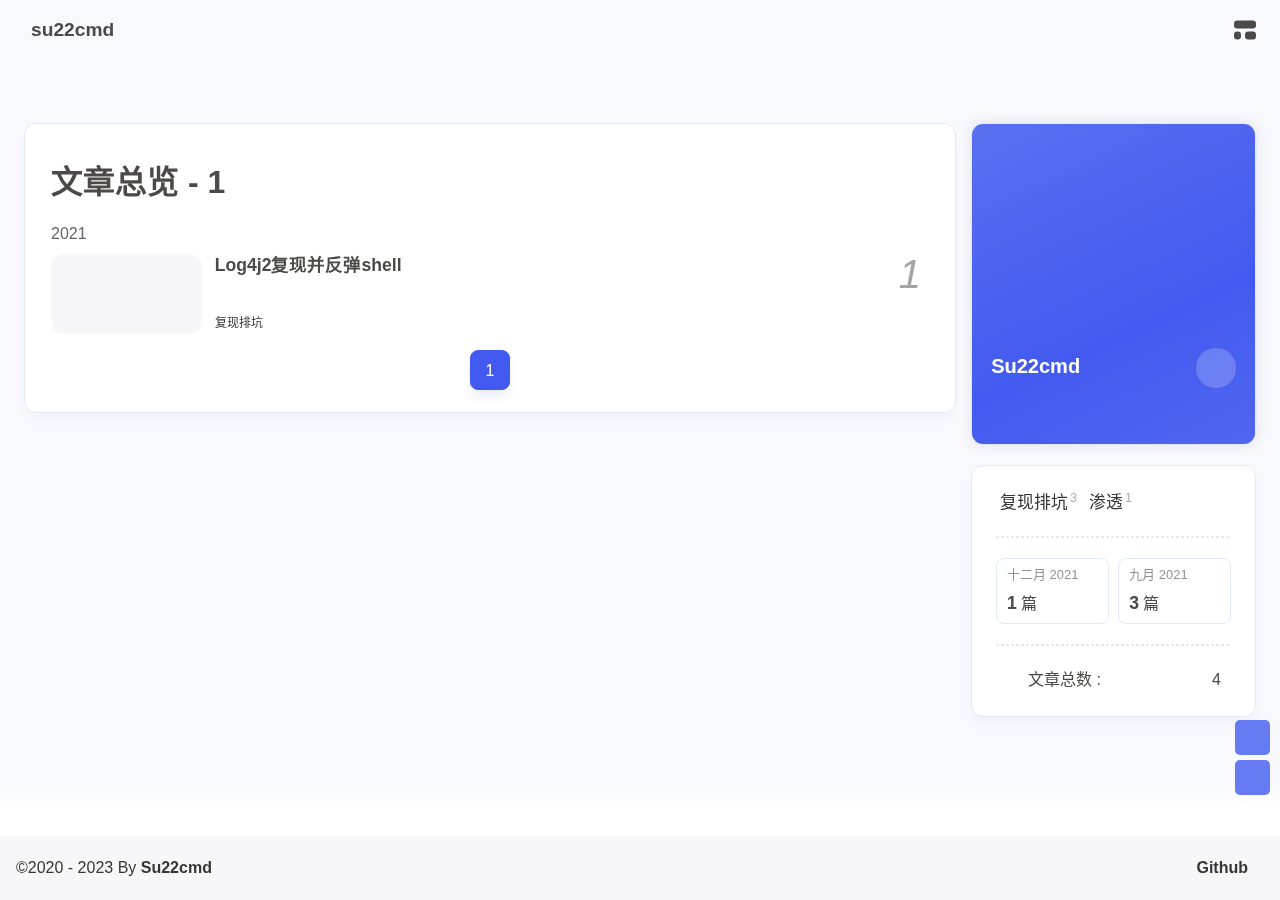
<file: archives/2021/12/index.html>
<!DOCTYPE html><html lang="zh-CN" data-theme="light"><head><meta charset="UTF-8"><meta http-equiv="X-UA-Compatible" content="IE=edge"><meta name="viewport" content="width=device-width, initial-scale=1.0, user-scalable=no"><title>十二月 2021 | su22cmd</title><meta name="author" content="Su22cmd"><meta name="copyright" content="Su22cmd"><meta name="format-detection" content="telephone=no"><meta name="theme-color" content="#f7f9fe"><meta name="mobile-web-app-capable" content="yes"><meta name="apple-touch-fullscreen" content="yes"><meta name="apple-mobile-web-app-title" content="十二月 2021"><meta name="application-name" content="十二月 2021"><meta name="apple-mobile-web-app-capable" content="yes"><meta name="apple-mobile-web-app-status-bar-style" content="#f7f9fe"><meta property="og:type" content="website"><meta property="og:title" content="十二月 2021"><meta property="og:url" content="http://example.com/archives/2021/12/index.html"><meta property="og:site_name" content="su22cmd"><meta property="og:description" content="十二月 2021"><meta property="og:locale" content="zh-CN"><meta property="og:image" content="http://example.com/img/touxiang2.jpg"><meta property="article:author" content="Su22cmd"><meta property="article:tag"><meta name="twitter:card" content="summary"><meta name="twitter:image" content="http://example.com/img/touxiang2.jpg"><meta name="description" content="十二月 2021"><link rel="shortcut icon" href="/img/touxiang2.jpg"><link rel="canonical" href="http://example.com/archives/2021/12/"><link rel="preconnect" href="//cdn.cbd.int"/><meta name="google-site-verification" content="xxx"/><meta name="baidu-site-verification" content="code-xxx"/><meta name="msvalidate.01" content="xxx"/><link rel="stylesheet" href="/css/index.css"><link rel="stylesheet" href="https://cdn.cbd.int/node-snackbar@0.1.16/dist/snackbar.min.css" media="print" onload="this.media='all'"><link rel="stylesheet" href="https://cdn.cbd.int/@fancyapps/ui@5.0.28/dist/fancybox/fancybox.css" media="print" onload="this.media='all'"><script>const GLOBAL_CONFIG = {
  linkPageTop: undefined,
  peoplecanvas: {"enable":true,"img":"https://upload-bbs.miyoushe.com/upload/2023/09/03/125766904/ee23df8517f3c3e3efc4145658269c06_5714860933110284659.png"},
  postHeadAiDescription: {"enable":true,"gptName":"AnZhiYu","mode":"local","switchBtn":false,"btnLink":"https://afdian.net/item/886a79d4db6711eda42a52540025c377","randomNum":3,"basicWordCount":1000,"key":"xxxx","Referer":"https://xx.xx/"},
  diytitle: undefined,
  LA51: undefined,
  greetingBox: undefined,
  twikooEnvId: '',
  commentBarrageConfig:undefined,
  root: '/',
  preloader: {"source":1},
  friends_vue_info: undefined,
  navMusic: true,
  mainTone: undefined,
  authorStatus: undefined,
  algolia: undefined,
  localSearch: undefined,
  translate: {"defaultEncoding":2,"translateDelay":0,"msgToTraditionalChinese":"繁","msgToSimplifiedChinese":"简","rightMenuMsgToTraditionalChinese":"转为繁体","rightMenuMsgToSimplifiedChinese":"转为简体"},
  noticeOutdate: undefined,
  highlight: {"plugin":"highlight.js","highlightCopy":true,"highlightLang":true,"highlightHeightLimit":330},
  copy: {
    success: '复制成功',
    error: '复制错误',
    noSupport: '浏览器不支持'
  },
  relativeDate: {
    homepage: false,
    simplehomepage: true,
    post: false
  },
  runtime: '',
  date_suffix: {
    just: '刚刚',
    min: '分钟前',
    hour: '小时前',
    day: '天前',
    month: '个月前'
  },
  copyright: {"copy":true,"copyrightEbable":false,"limitCount":50,"languages":{"author":"作者: Su22cmd","link":"链接: ","source":"来源: su22cmd","info":"著作权归作者所有。商业转载请联系作者获得授权，非商业转载请注明出处。","copySuccess":"复制成功，复制和转载请标注本文地址"}},
  lightbox: 'fancybox',
  Snackbar: {"chs_to_cht":"你已切换为繁体","cht_to_chs":"你已切换为简体","day_to_night":"你已切换为深色模式","night_to_day":"你已切换为浅色模式","bgLight":"#425AEF","bgDark":"#1f1f1f","position":"top-center"},
  source: {
    justifiedGallery: {
      js: 'https://cdn.cbd.int/flickr-justified-gallery@2.1.2/dist/fjGallery.min.js',
      css: 'https://cdn.cbd.int/flickr-justified-gallery@2.1.2/dist/fjGallery.css'
    }
  },
  isPhotoFigcaption: false,
  islazyload: true,
  isAnchor: false,
  shortcutKey: undefined,
  autoDarkmode: true
}</script><script id="config-diff">var GLOBAL_CONFIG_SITE = {
  configTitle: 'su22cmd',
  title: '十二月 2021',
  postAI: '',
  pageFillDescription: '十二月',
  isPost: false,
  isHome: false,
  isHighlightShrink: false,
  isToc: false,
  postUpdate: '2023-12-30 10:44:55',
  postMainColor: '',
}</script><noscript><style type="text/css">
  #nav {
    opacity: 1
  }
  .justified-gallery img {
    opacity: 1
  }

  #recent-posts time,
  #post-meta time {
    display: inline !important
  }
</style></noscript><script>(win=>{
      win.saveToLocal = {
        set: (key, value, ttl) => {
          if (ttl === 0) return
          const now = Date.now()
          const expiry = now + ttl * 86400000
          const item = {
            value,
            expiry
          }
          localStorage.setItem(key, JSON.stringify(item))
        },
      
        get: key => {
          const itemStr = localStorage.getItem(key)
      
          if (!itemStr) {
            return undefined
          }
          const item = JSON.parse(itemStr)
          const now = Date.now()
      
          if (now > item.expiry) {
            localStorage.removeItem(key)
            return undefined
          }
          return item.value
        }
      }
    
      win.getScript = (url, attr = {}) => new Promise((resolve, reject) => {
        const script = document.createElement('script')
        script.src = url
        script.async = true
        script.onerror = reject
        script.onload = script.onreadystatechange = function() {
          const loadState = this.readyState
          if (loadState && loadState !== 'loaded' && loadState !== 'complete') return
          script.onload = script.onreadystatechange = null
          resolve()
        }

        Object.keys(attr).forEach(key => {
          script.setAttribute(key, attr[key])
        })

        document.head.appendChild(script)
      })
    
      win.getCSS = (url, id = false) => new Promise((resolve, reject) => {
        const link = document.createElement('link')
        link.rel = 'stylesheet'
        link.href = url
        if (id) link.id = id
        link.onerror = reject
        link.onload = link.onreadystatechange = function() {
          const loadState = this.readyState
          if (loadState && loadState !== 'loaded' && loadState !== 'complete') return
          link.onload = link.onreadystatechange = null
          resolve()
        }
        document.head.appendChild(link)
      })
    
      win.activateDarkMode = () => {
        document.documentElement.setAttribute('data-theme', 'dark')
        if (document.querySelector('meta[name="theme-color"]') !== null) {
          document.querySelector('meta[name="theme-color"]').setAttribute('content', '#18171d')
        }
      }
      win.activateLightMode = () => {
        document.documentElement.setAttribute('data-theme', 'light')
        if (document.querySelector('meta[name="theme-color"]') !== null) {
          document.querySelector('meta[name="theme-color"]').setAttribute('content', '#f7f9fe')
        }
      }
      const t = saveToLocal.get('theme')
    
          const isDarkMode = window.matchMedia('(prefers-color-scheme: dark)').matches
          const isLightMode = window.matchMedia('(prefers-color-scheme: light)').matches
          const isNotSpecified = window.matchMedia('(prefers-color-scheme: no-preference)').matches
          const hasNoSupport = !isDarkMode && !isLightMode && !isNotSpecified

          if (t === undefined) {
            if (isLightMode) activateLightMode()
            else if (isDarkMode) activateDarkMode()
            else if (isNotSpecified || hasNoSupport) {
              const now = new Date()
              const hour = now.getHours()
              const isNight = hour <= 6 || hour >= 18
              isNight ? activateDarkMode() : activateLightMode()
            }
            window.matchMedia('(prefers-color-scheme: dark)').addListener(e => {
              if (saveToLocal.get('theme') === undefined) {
                e.matches ? activateDarkMode() : activateLightMode()
              }
            })
          } else if (t === 'light') activateLightMode()
          else activateDarkMode()
        
      const asideStatus = saveToLocal.get('aside-status')
      if (asideStatus !== undefined) {
        if (asideStatus === 'hide') {
          document.documentElement.classList.add('hide-aside')
        } else {
          document.documentElement.classList.remove('hide-aside')
        }
      }
    
      const detectApple = () => {
        if(/iPad|iPhone|iPod|Macintosh/.test(navigator.userAgent)){
          document.documentElement.classList.add('apple')
        }
      }
      detectApple()
    })(window)</script><meta name="generator" content="Hexo 7.0.0"></head><body data-type="anzhiyu"><div id="web_bg"></div><div id="an_music_bg"></div><div id="loading-box" onclick="document.getElementById(&quot;loading-box&quot;).classList.add(&quot;loaded&quot;)"><div class="loading-bg"><img class="loading-img nolazyload" alt="加载头像" src="/img/touxiang2.jpg"/><div class="loading-image-dot"></div></div></div><script>const preloader = {
  endLoading: () => {
    document.getElementById('loading-box').classList.add("loaded");
  },
  initLoading: () => {
    document.getElementById('loading-box').classList.remove("loaded")
  }
}
window.addEventListener('load',()=> { preloader.endLoading() })
setTimeout(function(){preloader.endLoading();},10000)

if (true) {
  document.addEventListener('pjax:send', () => { preloader.initLoading() })
  document.addEventListener('pjax:complete', () => { preloader.endLoading() })
}</script><div class="page" id="body-wrap"><header class="not-top-img" id="page-header"><nav id="nav"><div id="nav-group"><span id="blog_name"><a id="site-name" href="/" accesskey="h"><div class="title">su22cmd</div><i class="anzhiyufont anzhiyu-icon-house-chimney"></i></a></span><div class="mask-name-container"><div id="name-container"><a id="page-name" href="javascript:anzhiyu.scrollToDest(0, 500)">PAGE_NAME</a></div></div><div id="menus"></div><div id="nav-right"><div class="nav-button" id="randomPost_button"><a class="site-page" onclick="toRandomPost()" title="随机前往一个文章" href="javascript:void(0);"><i class="anzhiyufont anzhiyu-icon-dice"></i></a></div><input id="center-console" type="checkbox"/><label class="widget" for="center-console" title="中控台" onclick="anzhiyu.switchConsole();"><i class="left"></i><i class="widget center"></i><i class="widget right"></i></label><div id="console"><div class="console-card-group-reward"><ul class="reward-all console-card"><li class="reward-item"><a href="/null" target="_blank"><img class="post-qr-code-img" alt="微信" src= "[data-uri]" onerror="this.onerror=null,this.src=&quot;/img/404.jpg&quot;" data-lazy-src="/null"/></a><div class="post-qr-code-desc">微信</div></li><li class="reward-item"><a href="/null" target="_blank"><img class="post-qr-code-img" alt="支付宝" src= "[data-uri]" onerror="this.onerror=null,this.src=&quot;/img/404.jpg&quot;" data-lazy-src="/null"/></a><div class="post-qr-code-desc">支付宝</div></li></ul></div><div class="console-card-group"><div class="console-card-group-left"><div class="console-card" id="card-newest-comments"><div class="card-content"><div class="author-content-item-tips">互动</div><span class="author-content-item-title"> 最新评论</span></div><div class="aside-list"><span>正在加载中...</span></div></div></div><div class="console-card-group-right"><div class="console-card tags"><div class="card-content"><div class="author-content-item-tips">兴趣点</div><span class="author-content-item-title">寻找你感兴趣的领域</span><div class="card-tags"><div class="item-headline"></div><div class="card-tag-cloud"><a href="/tags/%E5%A4%8D%E7%8E%B0%E6%8E%92%E5%9D%91/" style="font-size: 1.05rem;">复现排坑<sup>3</sup></a><a href="/tags/%E6%B8%97%E9%80%8F/" style="font-size: 1.05rem;">渗透<sup>1</sup></a></div></div><hr/></div></div><div class="console-card history"><div class="item-headline"><i class="anzhiyufont anzhiyu-icon-box-archiv"></i><span>文章</span></div><div class="card-archives"><div class="item-headline"><i class="anzhiyufont anzhiyu-icon-archive"></i><span>归档</span></div><ul class="card-archive-list"><li class="card-archive-list-item"><a class="card-archive-list-link" href="/archives/2021/12/"><span class="card-archive-list-date">十二月 2021</span><div class="card-archive-list-count-group"><span class="card-archive-list-count">1</span><span>篇</span></div></a></li><li class="card-archive-list-item"><a class="card-archive-list-link" href="/archives/2021/09/"><span class="card-archive-list-date">九月 2021</span><div class="card-archive-list-count-group"><span class="card-archive-list-count">3</span><span>篇</span></div></a></li></ul></div><hr/></div></div></div><div class="button-group"><div class="console-btn-item"><a class="darkmode_switchbutton" title="显示模式切换" href="javascript:void(0);"><i class="anzhiyufont anzhiyu-icon-moon"></i></a></div><div class="console-btn-item" id="consoleHideAside" onclick="anzhiyu.hideAsideBtn()" title="边栏显示控制"><a class="asideSwitch"><i class="anzhiyufont anzhiyu-icon-arrows-left-right"></i></a></div><div class="console-btn-item" id="consoleMusic" onclick="anzhiyu.musicToggle()" title="音乐开关"><a class="music-switch"><i class="anzhiyufont anzhiyu-icon-music"></i></a></div></div><div class="console-mask" onclick="anzhiyu.hideConsole()" href="javascript:void(0);"></div></div><div class="nav-button" id="nav-totop"><a class="totopbtn" href="javascript:void(0);"><i class="anzhiyufont anzhiyu-icon-arrow-up"></i><span id="percent" onclick="anzhiyu.scrollToDest(0,500)">0</span></a></div><div id="toggle-menu"><a class="site-page" href="javascript:void(0);" title="切换"><i class="anzhiyufont anzhiyu-icon-bars"></i></a></div></div></div></nav></header><main id="blog-container"><div class="layout" id="content-inner"><div id="archive"><div class="article-sort-title">文章总览 - 1</div><div class="article-sort"><div class="article-sort-item year"><span>2021</span></div><div class="article-sort-item"><a class="article-sort-item-img" href="/2021/12/17/Log4j2%E5%A4%8D%E7%8E%B0%E5%B9%B6%E5%8F%8D%E5%BC%B9shell/" title="Log4j2复现并反弹shell"><img src= "[data-uri]" onerror="this.onerror=null,this.src=&quot;/img/404.jpg&quot;" data-lazy-src="/./images/Log4j2%E5%A4%8D%E7%8E%B0%E5%B9%B6%E5%8F%8D%E5%BC%B9shell/log4j2dnslog.JPG" alt="Log4j2复现并反弹shell" onerror="this.onerror=null;this.src='/img/404.jpg'"></a><div class="article-sort-item-info"><a class="article-sort-item-title" href="/2021/12/17/Log4j2%E5%A4%8D%E7%8E%B0%E5%B9%B6%E5%8F%8D%E5%BC%B9shell/" title="Log4j2复现并反弹shell">Log4j2复现并反弹shell</a><span class="article-sort-item-index">1</span><div class="article-meta-wrap"><span class="article-sort-item-tags"><a class="article-meta__tags" href="/tags/%E5%A4%8D%E7%8E%B0%E6%8E%92%E5%9D%91/" tabindex="-1"> <span> <i class="anzhiyufont anzhiyu-icon-hashtag"></i>复现排坑</span></a></span><div class="article-sort-item-time"><i class="anzhiyufont anzhiyu-icon-calendar-alt"></i><time class="post-meta-date-created" datetime="2021-12-17T07:51:07.000Z" title="发表于 2021-12-17 15:51:07">2021-12-17</time></div></div></div></div></div><nav id="pagination"><div class="pagination"><span class="page-number current">1</span></div></nav></div><div class="aside-content" id="aside-content"><div class="card-widget card-info"><div class="card-content"><div class="author-info-avatar"><img class="avatar-img" src= "[data-uri]" onerror="this.onerror=null,this.src=&quot;/img/404.jpg&quot;" data-lazy-src="/img/touxiang2.jpg" onerror="this.onerror=null;this.src='/img/friend_404.gif'" alt="avatar"/></div><div class="author-info__description"></div><div class="author-info__bottom-group"><a class="author-info__bottom-group-left" href="/"><h1 class="author-info__name">Su22cmd</h1><div class="author-info__desc"></div></a><div class="card-info-social-icons is-center"><a class="social-icon faa-parent animated-hover" href="https://github.com/su22cmd" target="_blank" title="Github"><i class="anzhiyufont anzhiyu-icon-github"></i></a></div></div></div></div><div class="sticky_layout"><div class="card-widget"><div class="card-tags"><div class="item-headline"></div><div class="card-tag-cloud"><a href="/tags/%E5%A4%8D%E7%8E%B0%E6%8E%92%E5%9D%91/" style="font-size: 1.05rem;">复现排坑<sup>3</sup></a><a href="/tags/%E6%B8%97%E9%80%8F/" style="font-size: 1.05rem;">渗透<sup>1</sup></a></div></div><hr/><div class="card-archives"><div class="item-headline"><i class="anzhiyufont anzhiyu-icon-archive"></i><span>归档</span></div><ul class="card-archive-list"><li class="card-archive-list-item"><a class="card-archive-list-link" href="/archives/2021/12/"><span class="card-archive-list-date">十二月 2021</span><div class="card-archive-list-count-group"><span class="card-archive-list-count">1</span><span>篇</span></div></a></li><li class="card-archive-list-item"><a class="card-archive-list-link" href="/archives/2021/09/"><span class="card-archive-list-date">九月 2021</span><div class="card-archive-list-count-group"><span class="card-archive-list-count">3</span><span>篇</span></div></a></li></ul></div><hr/><div class="card-webinfo"><div class="item-headline"><i class="anzhiyufont anzhiyu-icon-chart-line"></i><span>网站资讯</span></div><div class="webinfo"><div class="webinfo-item"><div class="webinfo-item-title"><i class="anzhiyufont anzhiyu-icon-file-lines"></i><div class="item-name">文章总数 :</div></div><div class="item-count">4</div></div></div></div></div></div></div></div></main><footer id="footer"><div id="footer-wrap"></div><div id="footer-bar"><div class="footer-bar-links"><div class="footer-bar-left"><div id="footer-bar-tips"><div class="copyright">&copy;2020 - 2023 By <a class="footer-bar-link" href="/" title="Su22cmd" target="_blank">Su22cmd</a></div></div><div id="footer-type-tips"></div></div><div class="footer-bar-right"><a class="footer-bar-link" target="_blank" rel="noopener" href="https://github.com/su22cmd" title="Github">Github</a></div></div></div></footer></div><div id="sidebar"><div id="menu-mask"></div><div id="sidebar-menus"><div class="sidebar-site-data site-data is-center"><a href="/archives/" title="archive"><div class="headline">文章</div><div class="length-num">4</div></a><a href="/tags/" title="tag"><div class="headline">标签</div><div class="length-num">2</div></a><a href="/categories/" title="category"><div class="headline">分类</div><div class="length-num">1</div></a></div><span class="sidebar-menu-item-title">功能</span><div class="sidebar-menu-item"><a class="darkmode_switchbutton menu-child" href="javascript:void(0);" title="显示模式"><i class="anzhiyufont anzhiyu-icon-circle-half-stroke"></i><span>显示模式</span></a></div><div class="back-menu-list-groups"><div class="back-menu-list-group"><div class="back-menu-list-title">网页</div><div class="back-menu-list"><a class="back-menu-item" target="_blank" rel="noopener" href="https://blog.anheyu.com/" title="博客"><img class="back-menu-item-icon" alt="博客"/><span class="back-menu-item-text">博客</span></a></div></div><div class="back-menu-list-group"><div class="back-menu-list-title">项目</div><div class="back-menu-list"><a class="back-menu-item" target="_blank" rel="noopener" href="https://image.anheyu.com/" title="安知鱼图床"><img class="back-menu-item-icon" src= "[data-uri]" onerror="this.onerror=null,this.src=&quot;/img/404.jpg&quot;" data-lazy-src="https://image.anheyu.com/favicon.ico" alt="安知鱼图床"/><span class="back-menu-item-text">安知鱼图床</span></a></div></div></div><span class="sidebar-menu-item-title">标签</span><div class="card-tags"><div class="item-headline"></div><div class="card-tag-cloud"><a href="/tags/%E5%A4%8D%E7%8E%B0%E6%8E%92%E5%9D%91/" style="font-size: 0.88rem;">复现排坑<sup>3</sup></a><a href="/tags/%E6%B8%97%E9%80%8F/" style="font-size: 0.88rem;">渗透<sup>1</sup></a></div></div><hr/></div></div><div id="rightside"><div id="rightside-config-hide"><button id="translateLink" type="button" title="简繁转换">繁</button><button id="darkmode" type="button" title="浅色和深色模式转换"><i class="anzhiyufont anzhiyu-icon-circle-half-stroke"></i></button><button id="hide-aside-btn" type="button" title="单栏和双栏切换"><i class="anzhiyufont anzhiyu-icon-arrows-left-right"></i></button></div><div id="rightside-config-show"><button id="rightside-config" type="button" title="设置"><i class="anzhiyufont anzhiyu-icon-gear"></i></button><button id="go-up" type="button" title="回到顶部"><i class="anzhiyufont anzhiyu-icon-arrow-up"></i></button></div></div><div id="nav-music"><a id="nav-music-hoverTips" onclick="anzhiyu.musicToggle()" accesskey="m">播放音乐</a><div id="console-music-bg"></div><meting-js id="8152976493" server="netease" type="playlist" mutex="true" preload="none" theme="var(--anzhiyu-main)" data-lrctype="0" order="random" volume="0.7"></meting-js></div><div id="rightMenu"><div class="rightMenu-group rightMenu-small"><div class="rightMenu-item" id="menu-backward"><i class="anzhiyufont anzhiyu-icon-arrow-left"></i></div><div class="rightMenu-item" id="menu-forward"><i class="anzhiyufont anzhiyu-icon-arrow-right"></i></div><div class="rightMenu-item" id="menu-refresh"><i class="anzhiyufont anzhiyu-icon-arrow-rotate-right" style="font-size: 1rem;"></i></div><div class="rightMenu-item" id="menu-top"><i class="anzhiyufont anzhiyu-icon-arrow-up"></i></div></div><div class="rightMenu-group rightMenu-line rightMenuPlugin"><div class="rightMenu-item" id="menu-copytext"><i class="anzhiyufont anzhiyu-icon-copy"></i><span>复制选中文本</span></div><div class="rightMenu-item" id="menu-pastetext"><i class="anzhiyufont anzhiyu-icon-paste"></i><span>粘贴文本</span></div><a class="rightMenu-item" id="menu-commenttext"><i class="anzhiyufont anzhiyu-icon-comment-medical"></i><span>引用到评论</span></a><div class="rightMenu-item" id="menu-newwindow"><i class="anzhiyufont anzhiyu-icon-window-restore"></i><span>新窗口打开</span></div><div class="rightMenu-item" id="menu-copylink"><i class="anzhiyufont anzhiyu-icon-link"></i><span>复制链接地址</span></div><div class="rightMenu-item" id="menu-copyimg"><i class="anzhiyufont anzhiyu-icon-images"></i><span>复制此图片</span></div><div class="rightMenu-item" id="menu-downloadimg"><i class="anzhiyufont anzhiyu-icon-download"></i><span>下载此图片</span></div><div class="rightMenu-item" id="menu-newwindowimg"><i class="anzhiyufont anzhiyu-icon-window-restore"></i><span>新窗口打开图片</span></div><div class="rightMenu-item" id="menu-search"><i class="anzhiyufont anzhiyu-icon-magnifying-glass"></i><span>站内搜索</span></div><div class="rightMenu-item" id="menu-searchBaidu"><i class="anzhiyufont anzhiyu-icon-magnifying-glass"></i><span>百度搜索</span></div><div class="rightMenu-item" id="menu-music-toggle"><i class="anzhiyufont anzhiyu-icon-play"></i><span>播放音乐</span></div><div class="rightMenu-item" id="menu-music-back"><i class="anzhiyufont anzhiyu-icon-backward"></i><span>切换到上一首</span></div><div class="rightMenu-item" id="menu-music-forward"><i class="anzhiyufont anzhiyu-icon-forward"></i><span>切换到下一首</span></div><div class="rightMenu-item" id="menu-music-playlist" onclick="window.open(&quot;https://y.qq.com/n/ryqq/playlist/3020653514&quot;, &quot;_blank&quot;);" style="display: none;"><i class="anzhiyufont anzhiyu-icon-radio"></i><span>查看所有歌曲</span></div><div class="rightMenu-item" id="menu-music-copyMusicName"><i class="anzhiyufont anzhiyu-icon-copy"></i><span>复制歌名</span></div></div><div class="rightMenu-group rightMenu-line rightMenuOther"><a class="rightMenu-item menu-link" id="menu-randomPost"><i class="anzhiyufont anzhiyu-icon-shuffle"></i><span>随便逛逛</span></a><a class="rightMenu-item menu-link" href="/categories/"><i class="anzhiyufont anzhiyu-icon-cube"></i><span>博客分类</span></a><a class="rightMenu-item menu-link" href="/tags/"><i class="anzhiyufont anzhiyu-icon-tags"></i><span>文章标签</span></a></div><div class="rightMenu-group rightMenu-line rightMenuOther"><a class="rightMenu-item" id="menu-copy" href="javascript:void(0);"><i class="anzhiyufont anzhiyu-icon-copy"></i><span>复制地址</span></a><a class="rightMenu-item" id="menu-commentBarrage" href="javascript:void(0);"><i class="anzhiyufont anzhiyu-icon-message"></i><span class="menu-commentBarrage-text">关闭热评</span></a><a class="rightMenu-item" id="menu-darkmode" href="javascript:void(0);"><i class="anzhiyufont anzhiyu-icon-circle-half-stroke"></i><span class="menu-darkmode-text">深色模式</span></a><a class="rightMenu-item" id="menu-translate" href="javascript:void(0);"><i class="anzhiyufont anzhiyu-icon-language"></i><span>轉為繁體</span></a></div></div><div id="rightmenu-mask"></div><div><script src="/js/utils.js"></script><script src="/js/main.js"></script><script src="/js/tw_cn.js"></script><script src="https://cdn.cbd.int/@fancyapps/ui@5.0.28/dist/fancybox/fancybox.umd.js"></script><script src="https://cdn.cbd.int/instant.page@5.2.0/instantpage.js" type="module"></script><script src="https://cdn.cbd.int/vanilla-lazyload@17.8.5/dist/lazyload.iife.min.js"></script><script src="https://cdn.cbd.int/node-snackbar@0.1.16/dist/snackbar.min.js"></script><canvas id="universe"></canvas><script async src="https://npm.elemecdn.com/anzhiyu-theme-static@1.0.0/dark/dark.js"></script><script>// 消除控制台打印
var HoldLog = console.log;
console.log = function () {};
let now1 = new Date();
queueMicrotask(() => {
  const Log = function () {
    HoldLog.apply(console, arguments);
  }; //在恢复前输出日志
  const grt = new Date("04/01/2021 00:00:00"); //此处修改你的建站时间或者网站上线时间
  now1.setTime(now1.getTime() + 250);
  const days = (now1 - grt) / 1000 / 60 / 60 / 24;
  const dnum = Math.floor(days);
  const ascll = [
    `欢迎使用安知鱼!`,
    `生活明朗, 万物可爱`,
    `
        
       █████╗ ███╗   ██╗███████╗██╗  ██╗██╗██╗   ██╗██╗   ██╗
      ██╔══██╗████╗  ██║╚══███╔╝██║  ██║██║╚██╗ ██╔╝██║   ██║
      ███████║██╔██╗ ██║  ███╔╝ ███████║██║ ╚████╔╝ ██║   ██║
      ██╔══██║██║╚██╗██║ ███╔╝  ██╔══██║██║  ╚██╔╝  ██║   ██║
      ██║  ██║██║ ╚████║███████╗██║  ██║██║   ██║   ╚██████╔╝
      ╚═╝  ╚═╝╚═╝  ╚═══╝╚══════╝╚═╝  ╚═╝╚═╝   ╚═╝    ╚═════╝
        
        `,
    "已上线",
    dnum,
    "天",
    "©2020 By 安知鱼 V1.6.12",
  ];
  const ascll2 = [`NCC2-036`, `调用前置摄像头拍照成功，识别为【小笨蛋】.`, `Photo captured: `, `🤪`];

  setTimeout(
    Log.bind(
      console,
      `\n%c${ascll[0]} %c ${ascll[1]} %c ${ascll[2]} %c${ascll[3]}%c ${ascll[4]}%c ${ascll[5]}\n\n%c ${ascll[6]}\n`,
      "color:#425AEF",
      "",
      "color:#425AEF",
      "color:#425AEF",
      "",
      "color:#425AEF",
      ""
    )
  );
  setTimeout(
    Log.bind(
      console,
      `%c ${ascll2[0]} %c ${ascll2[1]} %c \n${ascll2[2]} %c\n${ascll2[3]}\n`,
      "color:white; background-color:#4fd953",
      "",
      "",
      'background:url("https://npm.elemecdn.com/anzhiyu-blog@1.1.6/img/post/common/tinggge.gif") no-repeat;font-size:450%'
    )
  );

  setTimeout(Log.bind(console, "%c WELCOME %c 你好，小笨蛋.", "color:white; background-color:#4f90d9", ""));

  setTimeout(
    console.warn.bind(
      console,
      "%c ⚡ Powered by 安知鱼 %c 你正在访问 Su22cmd 的博客.",
      "color:white; background-color:#f0ad4e",
      ""
    )
  );

  setTimeout(Log.bind(console, "%c W23-12 %c 你已打开控制台.", "color:white; background-color:#4f90d9", ""));

  setTimeout(
    console.warn.bind(console, "%c S013-782 %c 你现在正处于监控中.", "color:white; background-color:#d9534f", "")
  );
});</script><script async src="/anzhiyu/random.js"></script><div class="js-pjax"><input type="hidden" name="page-type" id="page-type" value="anzhiyu"></div><script>var visitorMail = "";
</script><script async data-pjax src="https://cdn.cbd.int/anzhiyu-theme-static@1.0.0/waterfall/waterfall.js"></script><script src="https://lf3-cdn-tos.bytecdntp.com/cdn/expire-1-M/qrcodejs/1.0.0/qrcode.min.js"></script><script src="/js/anzhiyu/right_click_menu.js"></script><link rel="stylesheet" href="https://cdn.cbd.int/anzhiyu-theme-static@1.1.9/icon/ali_iconfont_css.css"><link rel="stylesheet" href="https://cdn.cbd.int/anzhiyu-theme-static@1.0.0/aplayer/APlayer.min.css" media="print" onload="this.media='all'"><script src="https://cdn.cbd.int/anzhiyu-blog-static@1.0.1/js/APlayer.min.js"></script><script src="https://cdn.cbd.int/hexo-anzhiyu-music@1.0.1/assets/js/Meting2.min.js"></script><script src="https://cdn.cbd.int/pjax@0.2.8/pjax.min.js"></script><script>let pjaxSelectors = ["head > title","#config-diff","#body-wrap","#rightside-config-hide","#rightside-config-show",".js-pjax"]
var pjax = new Pjax({
  elements: 'a:not([target="_blank"])',
  selectors: pjaxSelectors,
  cacheBust: false,
  analytics: false,
  scrollRestoration: false
})

document.addEventListener('pjax:send', function () {
  // removeEventListener scroll 
  anzhiyu.removeGlobalFnEvent('pjax')
  anzhiyu.removeGlobalFnEvent('themeChange')

  document.getElementById('rightside').classList.remove('rightside-show')
  
  if (window.aplayers) {
    for (let i = 0; i < window.aplayers.length; i++) {
      if (!window.aplayers[i].options.fixed) {
        window.aplayers[i].destroy()
      }
    }
  }

  typeof typed === 'object' && typed.destroy()

  //reset readmode
  const $bodyClassList = document.body.classList
  $bodyClassList.contains('read-mode') && $bodyClassList.remove('read-mode')
})

document.addEventListener('pjax:complete', function () {
  window.refreshFn()

  document.querySelectorAll('script[data-pjax]').forEach(item => {
    const newScript = document.createElement('script')
    const content = item.text || item.textContent || item.innerHTML || ""
    Array.from(item.attributes).forEach(attr => newScript.setAttribute(attr.name, attr.value))
    newScript.appendChild(document.createTextNode(content))
    item.parentNode.replaceChild(newScript, item)
  })

  GLOBAL_CONFIG.islazyload && window.lazyLoadInstance.update()

  typeof panguInit === 'function' && panguInit()

  // google analytics
  typeof gtag === 'function' && gtag('config', '', {'page_path': window.location.pathname});

  // baidu analytics
  typeof _hmt === 'object' && _hmt.push(['_trackPageview',window.location.pathname]);

  typeof loadMeting === 'function' && document.getElementsByClassName('aplayer').length && loadMeting()

  // prismjs
  typeof Prism === 'object' && Prism.highlightAll()
})

document.addEventListener('pjax:error', e => {
  if (e.request.status === 404) {
    pjax.loadUrl('/404.html')
  }
})</script><script charset="UTF-8" src="https://cdn.cbd.int/anzhiyu-theme-static@1.1.5/accesskey/accesskey.js"></script></div><div id="popup-window"><div class="popup-window-title">通知</div><div class="popup-window-divider"></div><div class="popup-window-content"><div class="popup-tip">你好呀</div><div class="popup-link"><i class="anzhiyufont anzhiyu-icon-arrow-circle-right"></i></div></div></div></body></html>
</file>
